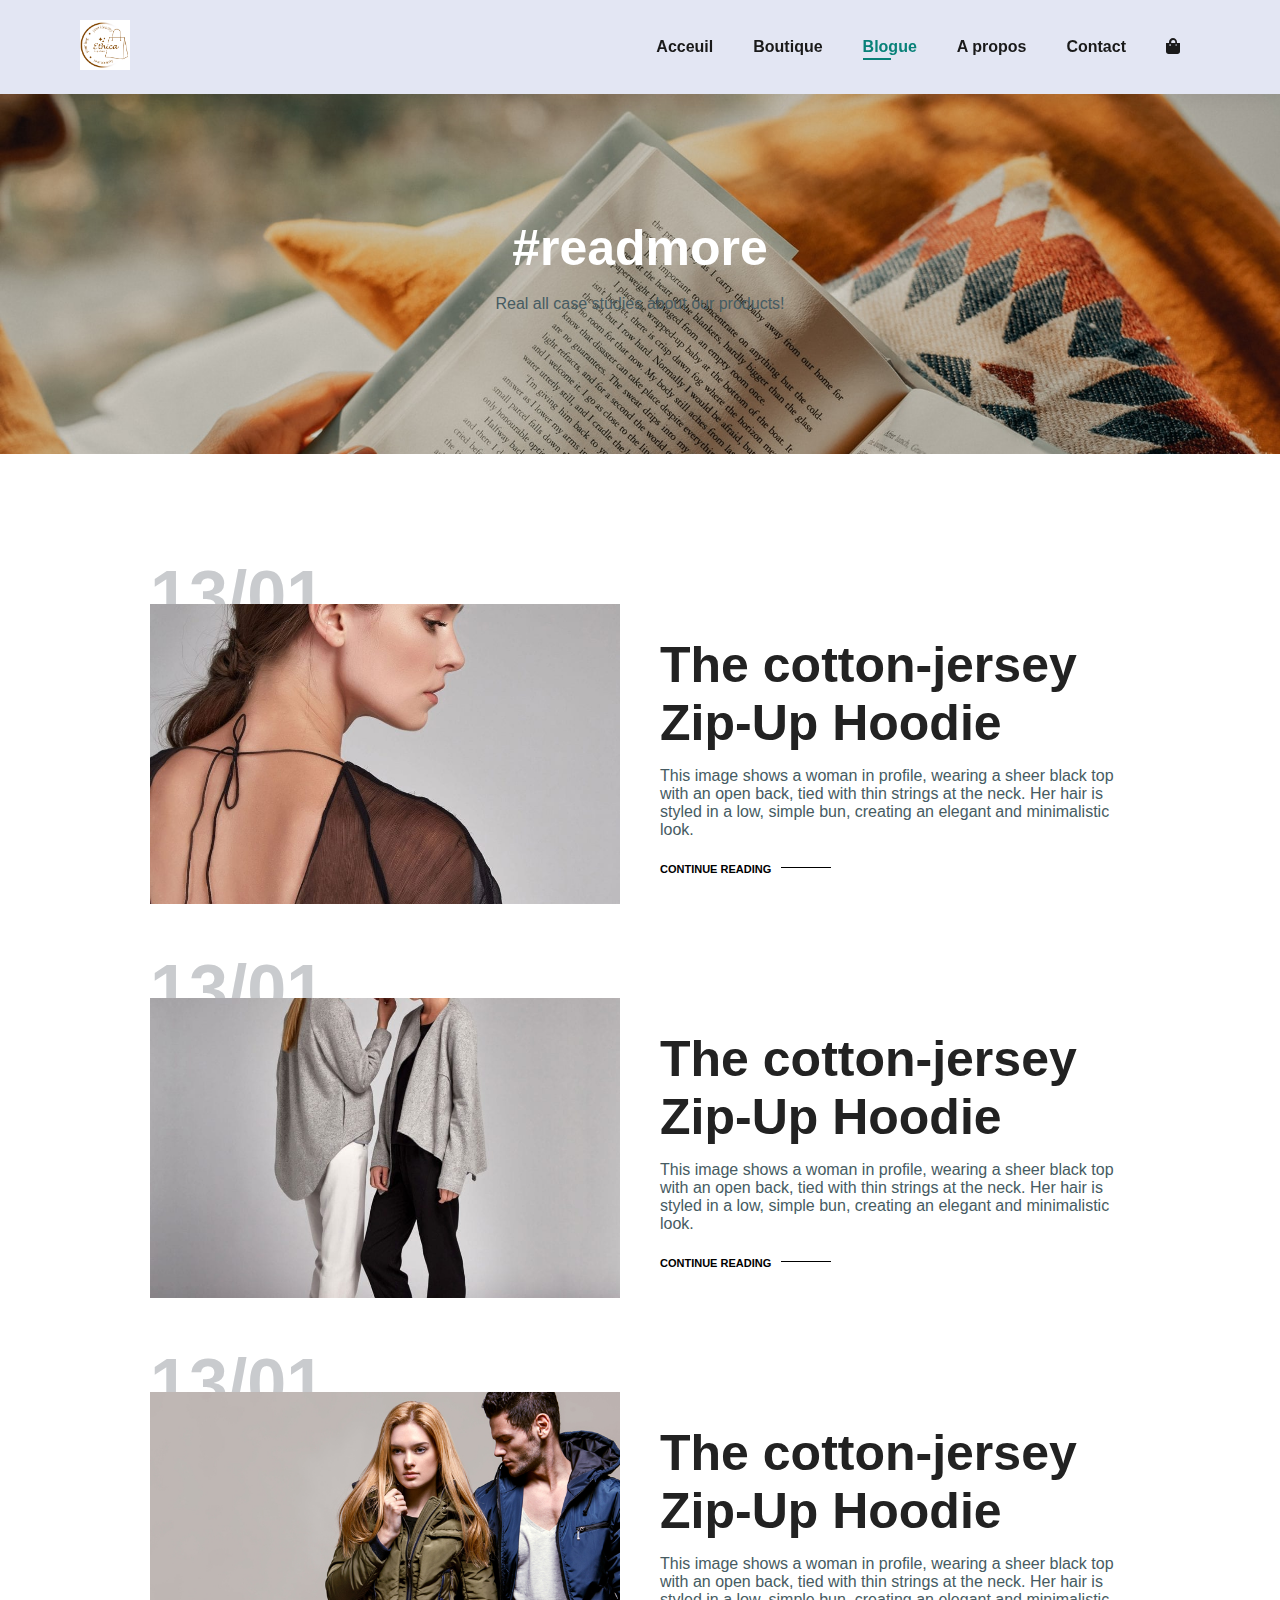
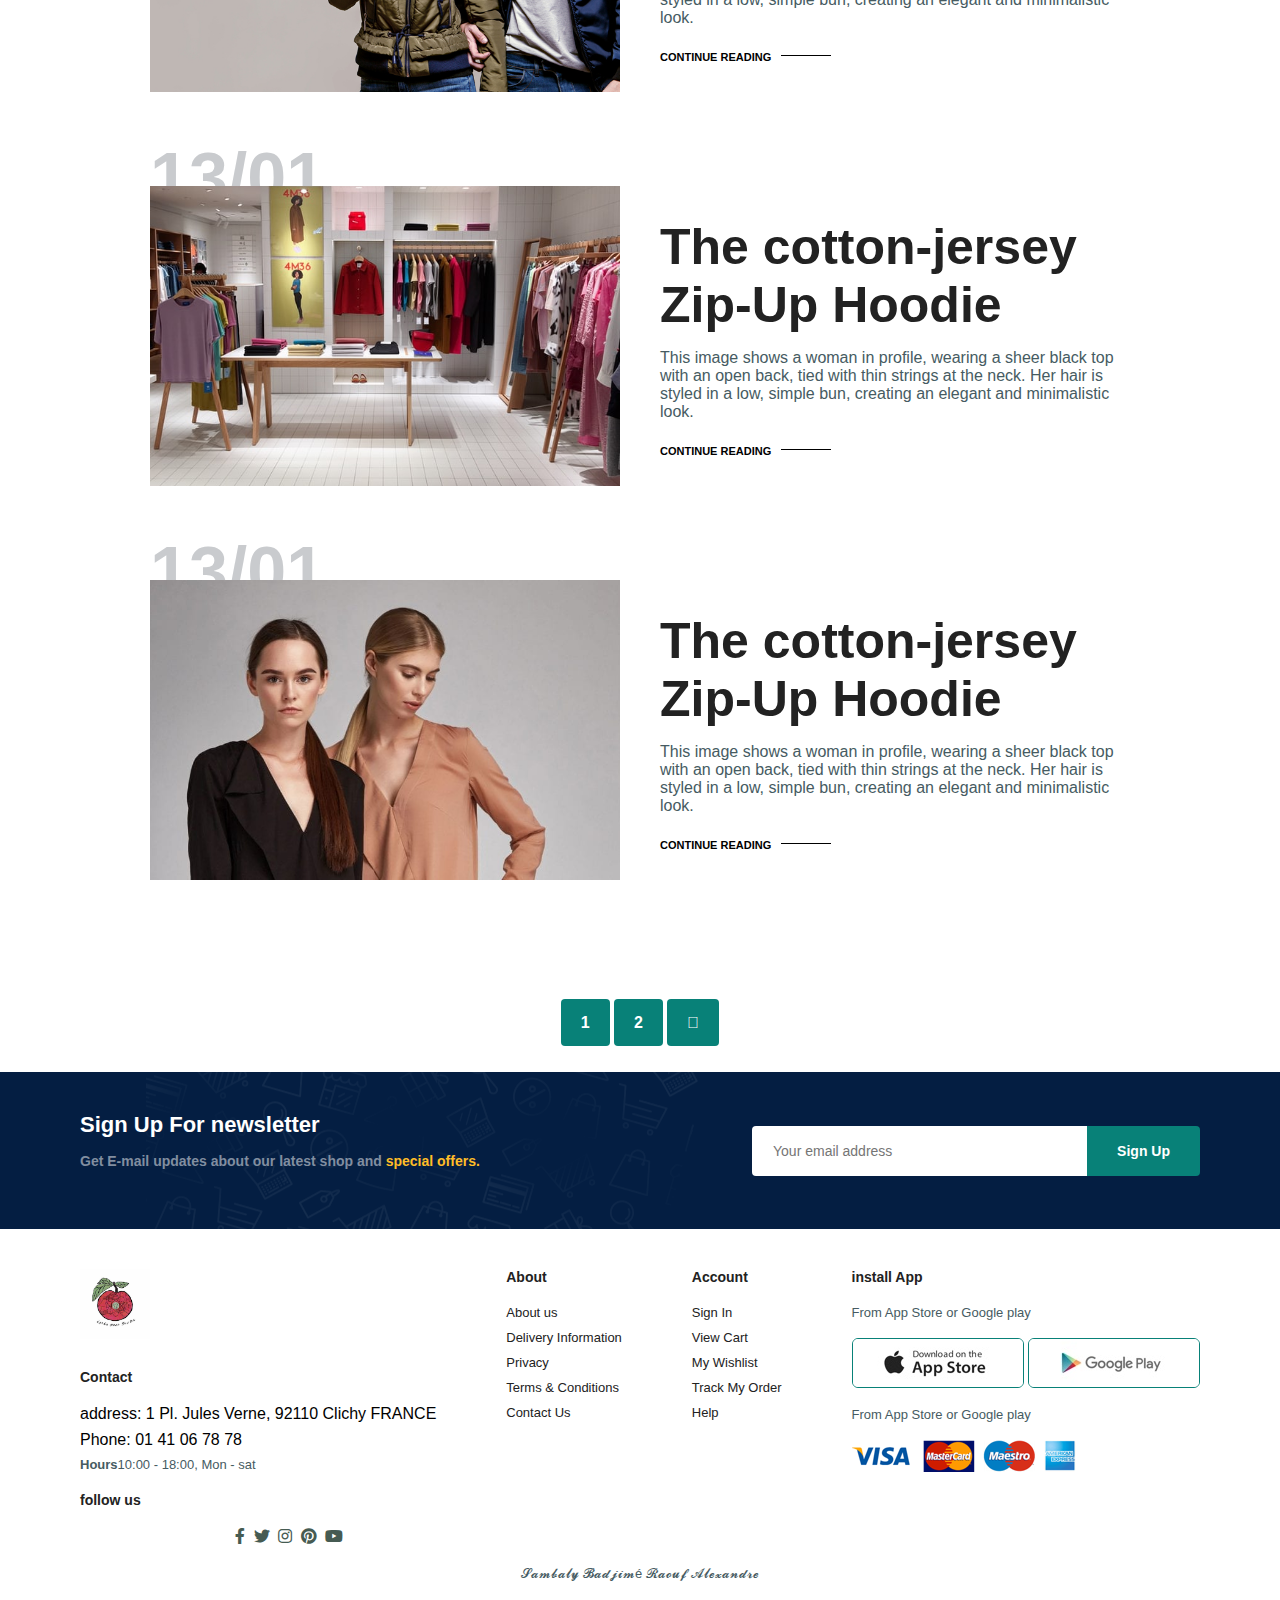
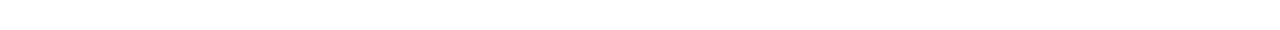
<file: Blog.html>
<!DOCTYPE html>
<html lang="fr">
<head>
    <meta charset="UTF-8">
    <meta name="viewport" content="width=device-width, initial-scale=1.0">
    <title>Document</title>
    <link rel="stylesheet" href="https://pro.fontawesome.com/releases/v5.10.0/css/all.css
    ">
    <link rel="stylesheet" href="style1.css">
</head>
<body>

   <section id="header">
    <a href="#"><img src="LOGO 𝓔𝓽𝓱𝓲𝓬𝓪.png" class="text" alt="𝓔𝓽𝓱𝓲𝓬𝓪"></a>
    <div>
        <ul id="navbar">
            <li><a href="index.html">Acceuil</a></li>
            <li><a href="Shop.html">Boutique</a></li>
            <li><a  class="active" href="Blog.html">Blogue</a></li>
            <li><a href="About.html">A propos</a></li>
            <li><a href="Contact.html">Contact</a></li>
            <li id="lg-bag"><a href="cart.html" aria-label="Panier"><i class="fas fa-shopping-bag"></i></a></li>
            <a href="#" id="close"><i class="far fa-times"></i></a>
        </ul>
    </div>
    <div id="mobile">
       <a href="cart.html" aria-label="Panier"><i class="fas fa-shopping-bag"></i></a>
        <i id="bar" class="fas fa-outdent"></i>
    </div>
   </section>
    

   <section id="page-header" class="blog-header">
   
    <h2>#readmore</h2>
    
    <p>Real all case studies about our products!</p>
   </section>

   <section id="blog">
    <div class="blog-box">
        <div class="blog-img">
            <img src="b1 (2).jpg" alt="">
        </div>
        <div class="blog-details">
            <h4>The cotton-jersey Zip-Up Hoodie</h4>
            <p>This image shows a woman in profile, 
                wearing a sheer black top with an open
                 back, tied with thin strings at the neck.
                  Her hair is styled in a low, simple bun, 
                  creating an elegant and minimalistic look.</p>
                  <a href="#">CONTINUE READING</a>
        </div>
        <h1>13/01</h1>
    </div>
    <div class="blog-box">
        <div class="blog-img">
            <img src="4b4.jpg" alt="">
        </div>
        <div class="blog-details">
            <h4>The cotton-jersey Zip-Up Hoodie</h4>
            <p>This image shows a woman in profile, 
                wearing a sheer black top with an open
                 back, tied with thin strings at the neck.
                  Her hair is styled in a low, simple bun, 
                  creating an elegant and minimalistic look.</p>
                  <a href="#">CONTINUE READING</a>
        </div>
        <h1>13/01</h1>
    </div>
    <div class="blog-box">
        <div class="blog-img">
            <img src="b4.jpg" alt="">
        </div>
        <div class="blog-details">
            <h4>The cotton-jersey Zip-Up Hoodie</h4>
            <p>This image shows a woman in profile, 
                wearing a sheer black top with an open
                 back, tied with thin strings at the neck.
                  Her hair is styled in a low, simple bun, 
                  creating an elegant and minimalistic look.</p>
                  <a href="#">CONTINUE READING</a>
        </div>
        <h1>13/01</h1>
    </div>
    <div class="blog-box">
        <div class="blog-img">
            <img src="b3.jpg" alt="">
        </div>
        <div class="blog-details">
            <h4>The cotton-jersey Zip-Up Hoodie</h4>
            <p>This image shows a woman in profile, 
                wearing a sheer black top with an open
                 back, tied with thin strings at the neck.
                  Her hair is styled in a low, simple bun, 
                  creating an elegant and minimalistic look.</p>
                  <a href="#">CONTINUE READING</a>
        </div>
        <h1>13/01</h1>
    </div>
    <div class="blog-box">
        <div class="blog-img">
            <img src="b2 (2).jpg" alt="">
        </div>
        <div class="blog-details">
            <h4>The cotton-jersey Zip-Up Hoodie</h4>
            <p>This image shows a woman in profile, 
                wearing a sheer black top with an open
                 back, tied with thin strings at the neck.
                  Her hair is styled in a low, simple bun, 
                  creating an elegant and minimalistic look.</p>
                  <a href="#">CONTINUE READING</a>
        </div>
        <h1>13/01</h1>
    </div>
   </section>

   <section id="pagination" class="section-p1">
    <a href="#">1</a>
    <a href="#">2</a>
    <a href="#"><i class="fal fa-long-arrow-alt-right"></i></a>
   </section>

   <section id="newsletter" class="section-p1 section-m1">
    <div class="newstext">
        <h4>Sign Up For newsletter</h4>
        <p>Get E-mail updates about our latest shop and <span>special offers.</span> </p>
    </div>
    <div class="form">
        <input type="text" placeholder="Your email address">
        <button class="normal">Sign Up</button>
    </div>
   </section>

    <footer class="section-p1">
        <div class="col">
            <img  class="logo"src="logo du lycée.png" alt="">
            <h4>Contact</h4>
            <p<strong>address: </strong>1 Pl. Jules Verne, 92110 Clichy FRANCE</p>
            <p<strong>Phone: </strong>01 41 06 78 78</p>
         <p><strong>Hours</strong>10:00 - 18:00, Mon - sat</p>
         <div class="follow">
            <h4>follow us</h4>
            <div class="icon">
                <i class="fab fa-facebook-f"></i>
                <i class="fab fa-twitter"></i>
                <i class="fab fa-instagram"></i>
                <i class="fab fa-pinterest"></i>
                <i class="fab fa-youtube"></i>
             </div>
         </div>
        </div>

       <div class="col">
        <h4>About</h4>
        <a href="#">About us</a>
        <a href="#">Delivery Information</a>
        <a href="#">Privacy</a>
        <a href="#">Terms & Conditions</a>
        <a href="#">Contact Us</a>
       </div> 
       
       <div class="col">
        <h4>Account</h4>
        <a href="#">Sign In</a>
        <a href="#">View Cart</a>
        <a href="#">My Wishlist</a>
        <a href="#">Track My Order</a>
        <a href="#">Help</a>
       </div> 

       <div class="col install">
        <h4>install App</h4>
        <p>From App Store or Google play</p>
        <div class="row">
            <img src="app.jpg" alt="">
            <img src="play.jpg" alt="">
        </div>
        <p>From App Store or Google play</p>
        <img src="pay.png" alt="">
       </div>

       <div class="copyright">
            <p>𝓢𝓪𝓶𝓫𝓪𝓵𝔂 𝓑𝓪𝓭𝓳𝓲𝓶é 𝓡𝓪𝓸𝓾𝓯 𝓐𝓵𝓮𝔁𝓪𝓷𝓭𝓻𝓮</p>
       </div>

    </footer>
    <script src="style.js"></script>
</body>
</html>
</file>
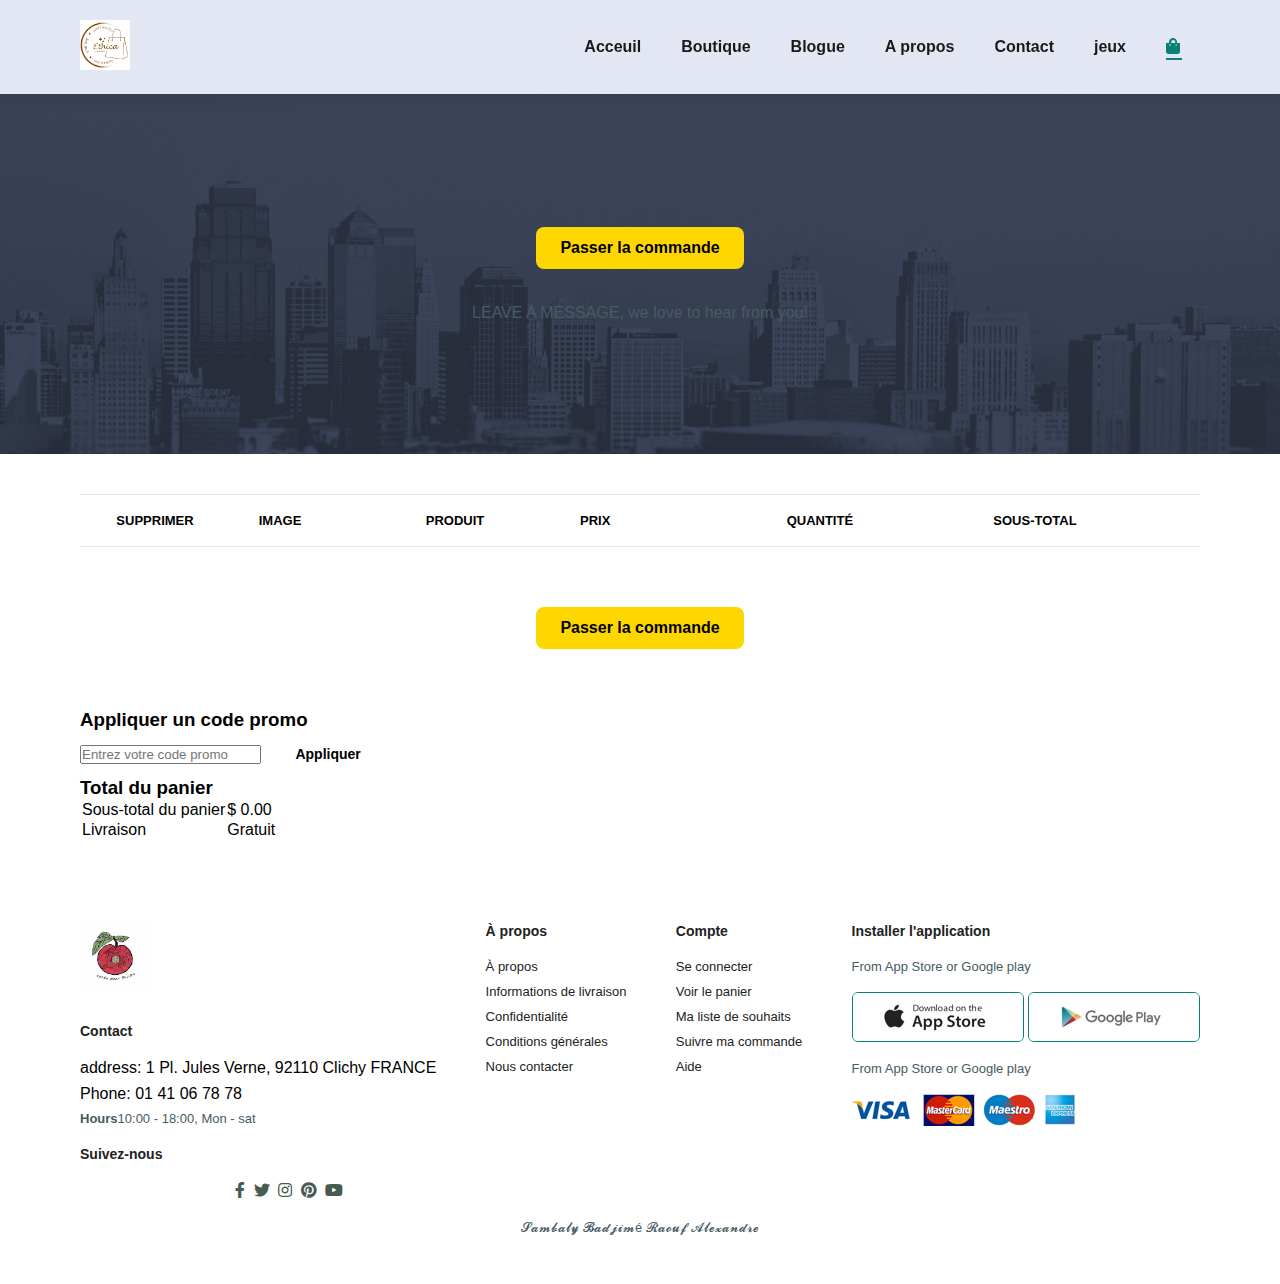
<file: cart.html>
<!DOCTYPE html>
<html lang="fr">
<head>
    <meta charset="UTF-8">
    <meta name="viewport" content="width=device-width, initial-scale=1.0">
    <title>Document</title>
    <link rel="stylesheet" href="https://pro.fontawesome.com/releases/v5.10.0/css/all.css
    ">
    <link rel="stylesheet" href="style1.css">
</head>
<body>

   <section id="header">
    <a href="#"><img src="LOGO 𝓔𝓽𝓱𝓲𝓬𝓪.png" class="text" alt="𝓔𝓽𝓱𝓲𝓬𝓪"></a>
    <div>
        <ul id="navbar">
            <li><a href="index.html">Acceuil</a></li>
            <li><a href="Shop.html">Boutique</a></li>
            <li><a href="Blog.html">Blogue</a></li>
            <li><a href="About.html">A propos</a></li>
            <li><a  href="Contact.html">Contact</a></li>
            <li><a  href="Game.html">jeux</a></li>
            <li id="lg-bag"><a class="active"cart.html" aria-label="Panier">
    <i class="fas fa-shopping-bag" id="cart-icon" data-quantity="0"></i>
    <span id="cart-count" class="cart-count">0</span>
  </a>
</li>

        </ul>
    </div>
    <div id="mobile">
       <a href="cart.html" aria-label="Panier"><i class="fas fa-shopping-bag"></i></a>
        <i id="bar" class="fas fa-bars"></i>
    </div>
   </section>
    

   <section id="page-header" class="about-header">
   
    <h3><button class="mon-bouton" onclick="window.location.href='page-paiement.html'">Passer la commande</button>
</h3>
    
    <p>LEAVE A MESSAGE, we love to hear from you!</p>
   </section>

   <section id="cart" class="section-p1">
    <table width="100%">
        <thead>
            <tr>
                <td>Supprimer</td>
                <td>Image</td>
                <td>Produit</td>
                <td>Prix</td>
                <td>Quantité</td>
                <td>Sous-total</td>
            </tr>
        </thead>
        
    </table>
   </section>

      <h3><button class="mon-bouton" onclick="window.location.href='page-paiement.html'">Passer la commande</button>
</h3>
    

   <section id="cart-add" class="section-p1">
    <div id="coupon">
        <h3>Appliquer un code promo</h3>
        <div>
            <input type="text" placeholder="Entrez votre code promo">
            <button class="normal">Appliquer</button>
        </div>
    </div>
    <div id="Subtotal">
        <h3>Total du panier</h3>
        <table>
            <tr>
                <td>Sous-total du panier</td>
                <td><h3>$ 335</h3></td>
            </tr>
            <tr>
                <td>Livraison</td>
                <td>Gratuit</td>
            </tr>
            <tr>
                <td></td>
            </tr>
        </table>
    </div>
   </section>

    <footer class="section-p1">
        <div class="col">
            <img  class="logo"src="logo du lycée.png" alt="">
            <h4>Contact</h4>
            <p<strong>address: </strong>1 Pl. Jules Verne, 92110 Clichy FRANCE</p>
            <p<strong>Phone: </strong>01 41 06 78 78</p>
         <p><strong>Hours</strong>10:00 - 18:00, Mon - sat</p>
         <div class="follow">
            <h4>Suivez-nous</h4>
            <div class="icon">
                <i class="fab fa-facebook-f"></i>
                <i class="fab fa-twitter"></i>
                <i class="fab fa-instagram"></i>
                <i class="fab fa-pinterest"></i>
                <i class="fab fa-youtube"></i>
             </div>
         </div>
        </div>

       <div class="col">
        <h4>À propos</h4>
        <a href="#">À propos</a>
        <a href="#">Informations de livraison</a>
        <a href="#">Confidentialité</a>
        <a href="#">Conditions générales</a>
        <a href="#">Nous contacter</a>
       </div> 
       
       <div class="col">
        <h4>Compte</h4>
        <a href="#">Se connecter</a>
        <a href="#">Voir le panier</a>
        <a href="#">Ma liste de souhaits</a>
        <a href="#">Suivre ma commande</a>
        <a href="#">Aide</a>
       </div> 

       <div class="col install">
        <h4>Installer l'application</h4>
        <p>From App Store or Google play</p>
        <div class="row">
            <img src="app.jpg" alt="">
            <img src="play.jpg" alt="">
        </div>
        <p>From App Store or Google play</p>
        <img src="pay.png" alt="">
       </div>

       <div class="copyright">
            <p>𝓢𝓪𝓶𝓫𝓪𝓵𝔂 𝓑𝓪𝓭𝓳𝓲𝓶é 𝓡𝓪𝓸𝓾𝓯 𝓐𝓵𝓮𝔁𝓪𝓷𝓭𝓻𝓮</p>
       </div>

    </footer>
    <script src="style.js"></script>
</body>
</html>
</file>
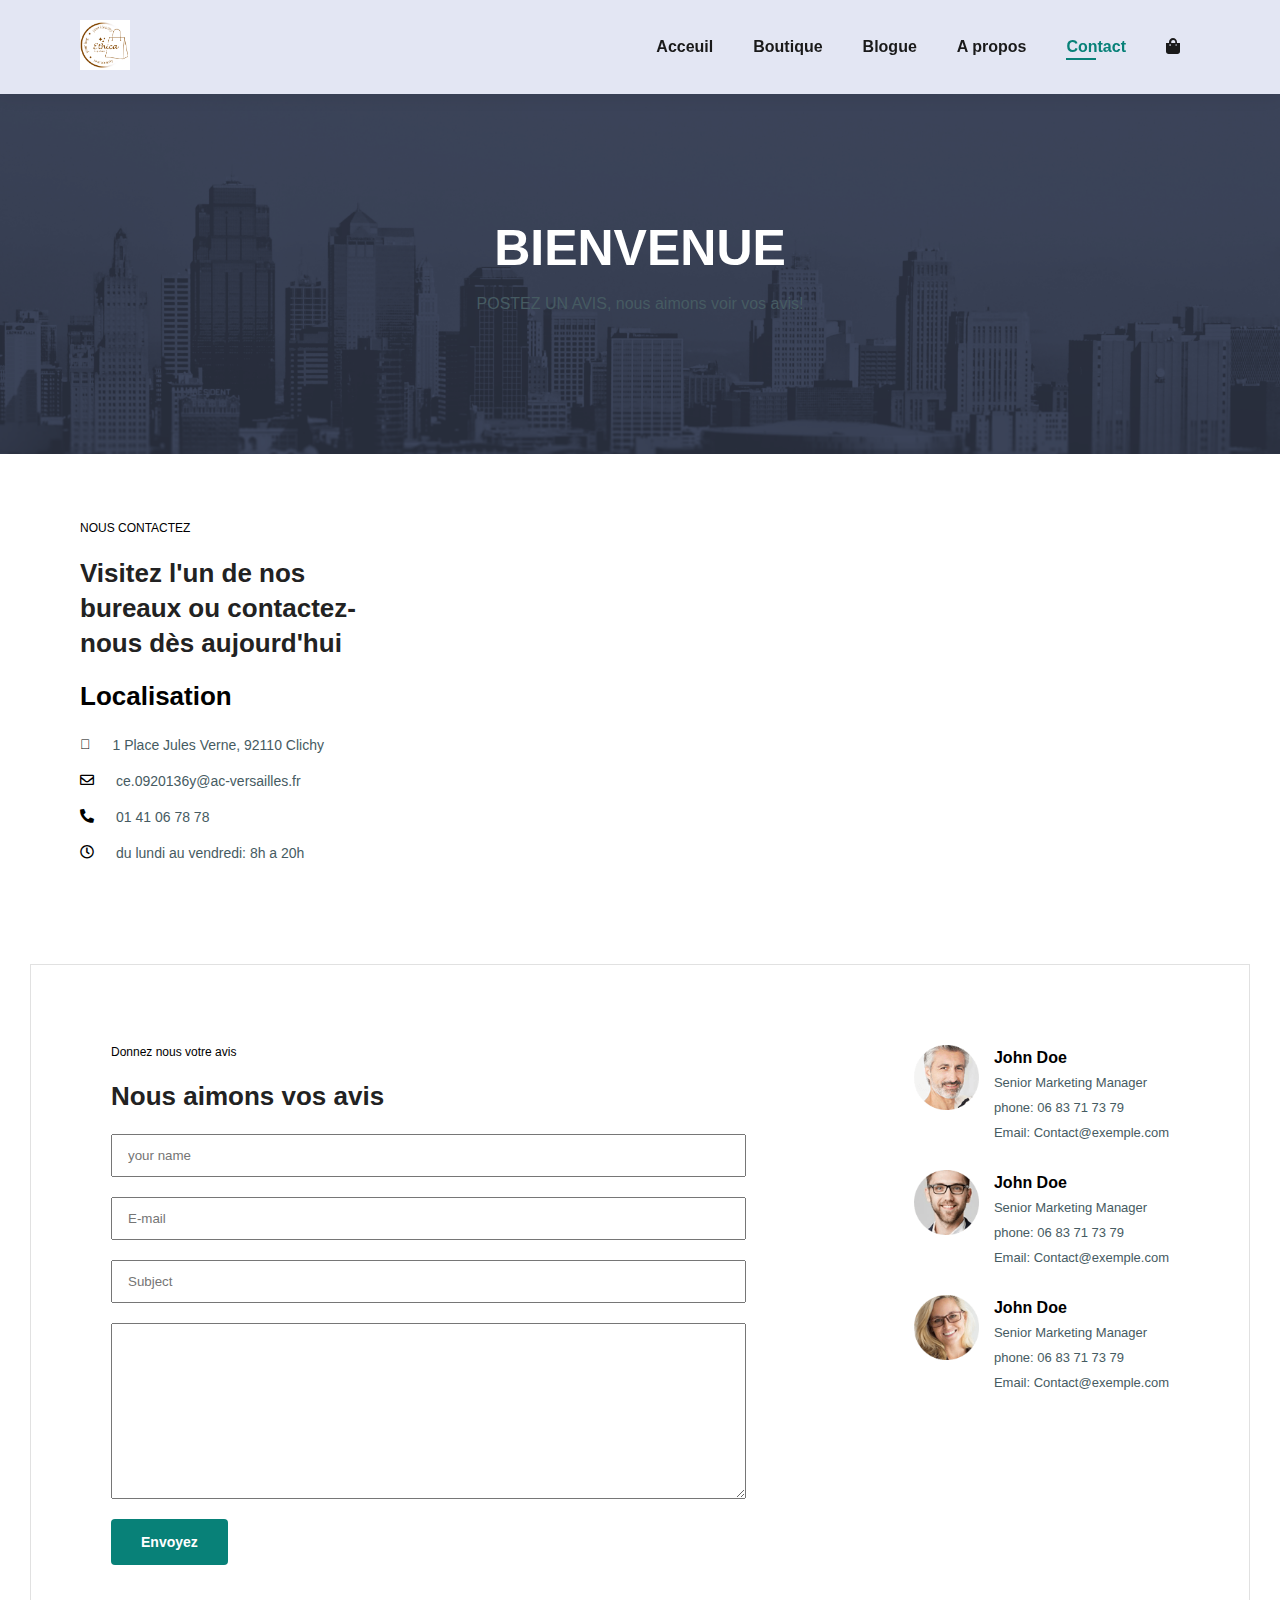
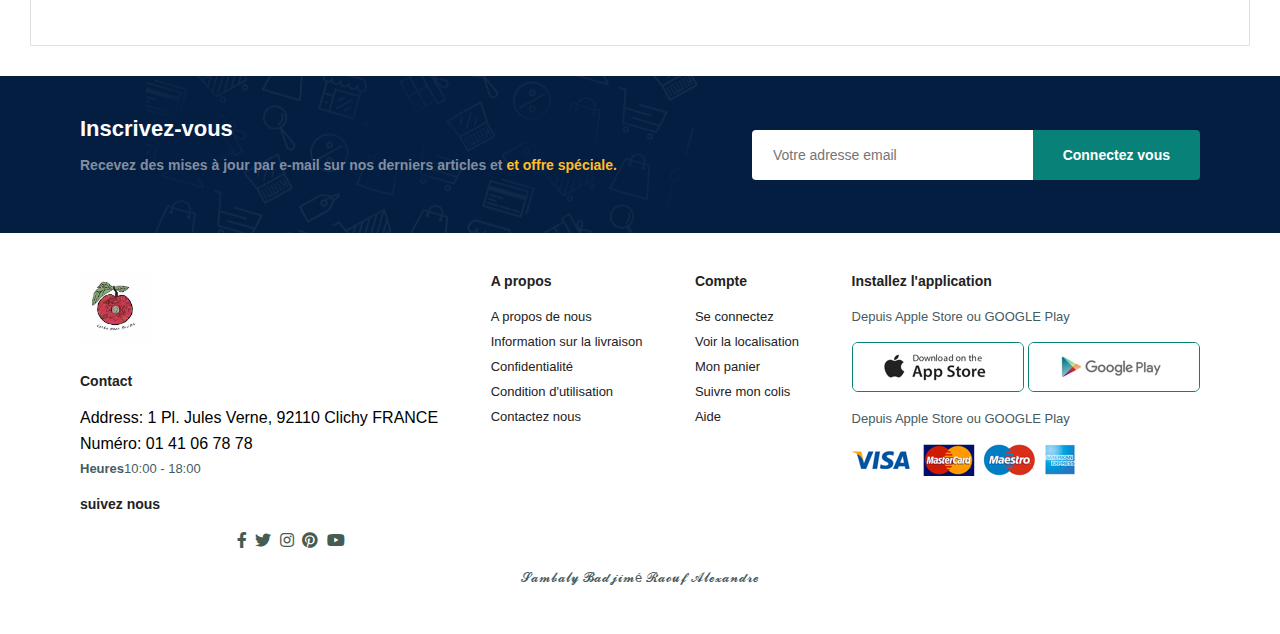
<file: Contact.html>
<!DOCTYPE html>
<html lang="fr">
<head>
    <meta charset="UTF-8">
    <meta name="viewport" content="width=device-width, initial-scale=1.0">
    <title>Document</title>
    <link rel="stylesheet" href="https://pro.fontawesome.com/releases/v5.10.0/css/all.css
    ">
    <link rel="stylesheet" href="style1.css">
</head>
<body>

   <section id="header">
    <a href="#"><img src="LOGO 𝓔𝓽𝓱𝓲𝓬𝓪.png" class="text" alt="𝓔𝓽𝓱𝓲𝓬𝓪"></a>
    <div>
        <ul id="navbar">
            <li><a href="index.html">Acceuil</a></li>
            <li><a href="Shop.html">Boutique</a></li>
            <li><a href="Blog.html">Blogue</a></li>
            <li><a href="About.html">A propos</a></li>
            <li><a  class="active" href="Contact.html">Contact</a></li>
            <li id="lg-bag"><a href="cart.html" aria-label="Panier"><i class="fas fa-shopping-bag"></i></a></li>
            <a href="#" id="close"><i class="far fa-times"></i></a>
        </ul>
    </div>
    <div id="mobile">
       <a href="cart.html" aria-label="Panier"><i class="fas fa-shopping-bag"></i></a>
        <i id="bar" class="fas fa-bars"></i>
    </div>
   </section>
    

   <section id="page-header" class="about-header">
   
    <h2>BIENVENUE</h2>
    
    <p>POSTEZ UN AVIS, nous aimons voir vos avis!</p>
   </section>

<section id="Contact-details" class="section-p1">
    <div class="details">
        <span>NOUS CONTACTEZ</span>
        <h2>Visitez l'un de nos bureaux ou contactez-nous dès aujourd'hui</h2>
        <h3>Localisation</h3>
        <div>
            <li>
                <i class="fal fa-map"></i>
                <p>1 Place Jules Verne, 92110 Clichy</p>
            </li>
            <li>
                <i class="far fa-envelope"></i>
                <p>ce.0920136y@ac-versailles.fr</p>
            </li>
            <li>
                <i class="fas fa-phone-alt"></i>
                <p>01 41 06 78 78</p>
            </li>
            <li>
                <i class="far fa-clock"></i>
                <p>du lundi au vendredi: 8h a 20h</p>
            </li>
        </div>
    </div>
    <div class="map">
        <iframe src="https://www.google.com/maps/embed?pb=!1m18!1m12!1m3!1d2622.3280273279165!2d2.304285275315766!3d48.90914227133909!2m3!1f0!2f0!3f0!3m2!1i1024!2i768!4f13.1!3m3!1m2!1s0x47e66f125a3f913f%3A0x82be9b02c49512c!2sLyc%C3%A9e%20Newton!5e0!3m2!1sfr!2sfr!4v1745320911205!5m2!1sfr!2sfr" width="600" height="450" style="border:0;" allowfullscreen="" loading="lazy" referrerpolicy="no-referrer-when-downgrade"></iframe>
    </div>
</section>
   
<section id="form-details">
    <form action="">
        <span>Donnez nous votre avis</span>
        <h2>Nous aimons vos avis</h2>
        <input type="text" placeholder="your name">
        <input type="text" placeholder="E-mail">
        <input type="text" placeholder="Subject">
        <textarea name="" id="" cols="30" rows="10" placeholder="Your MESSAGE">
        </textarea>
        <button class="normal">Envoyez</button>
    </form>
    <div class="people">
        <div>
            <img src="1.png" alt="">
            <p><span>John Doe</span> Senior Marketing Manager <br> phone: 06 83 71 73 79
            <br>Email: Contact@exemple.com</p>
        </div>
        <div>
            <img src="2.png" alt="">
            <p><span>John Doe</span> Senior Marketing Manager <br> phone: 06 83 71 73 79
            <br>Email: Contact@exemple.com</p>
        </div>
        <div>
            <img src="3.png" alt="">
            <p><span>John Doe</span> Senior Marketing Manager <br> phone: 06 83 71 73 79
            <br>Email: Contact@exemple.com</p>
        </div>
    </div>
</section>

   <section id="newsletter" class="section-p1 section-m1">
    <div class="newstext">
        <h4>Inscrivez-vous</h4>
        <p>Recevez des mises à jour par e-mail sur nos derniers articles et <span>et offre spéciale.</span> </p>
    </div>
    <div class="form">
        <input type="text" placeholder="Votre adresse email">
        <button class="normal">Connectez vous</button>
    </div>
   </section>

    <footer class="section-p1">
        <div class="col">
            <img  class="logo"src="logo du lycée.png" alt="">
            <h4>Contact</h4>
            <p<strong>Address: </strong>1 Pl. Jules Verne, 92110 Clichy FRANCE</p>
            <p<strong>Numéro: </strong>01 41 06 78 78</p>
         <p><strong>Heures</strong>10:00 - 18:00</p>
         <div class="follow">
            <h4>suivez nous</h4>
            <div class="icon">
                <i class="fab fa-facebook-f"></i>
                <i class="fab fa-twitter"></i>
                <i class="fab fa-instagram"></i>
                <i class="fab fa-pinterest"></i>
                <i class="fab fa-youtube"></i>
             </div>
         </div>
        </div>

       <div class="col">
        <h4>A propos</h4>
        <a href="#">A propos de nous</a>
        <a href="#">Information sur la livraison</a>
        <a href="#">Confidentialité </a>
        <a href="#">Condition d'utilisation</a>
        <a href="#">Contactez nous</a>
       </div> 
       
       <div class="col">
        <h4>Compte</h4>
        <a href="#">Se connectez</a>
        <a href="#">Voir la localisation</a>
        <a href="#">Mon panier</a>
        <a href="#">Suivre mon colis</a>
        <a href="#">Aide</a>
       </div> 

       <div class="col install">
        <h4>Installez l'application</h4>
        <p>Depuis Apple Store ou GOOGLE Play</p>
        <div class="row">
            <img src="app.jpg" alt="">
            <img src="play.jpg" alt="">
        </div>
        <p>Depuis Apple Store ou GOOGLE Play</p>
        <img src="pay.png" alt="">
       </div>

       <div class="copyright">
            <p>𝓢𝓪𝓶𝓫𝓪𝓵𝔂 𝓑𝓪𝓭𝓳𝓲𝓶é 𝓡𝓪𝓸𝓾𝓯 𝓐𝓵𝓮𝔁𝓪𝓷𝓭𝓻𝓮</p>
       </div>

    </footer>
    <script src="style.js"></script>
</body>
</html>
</file>
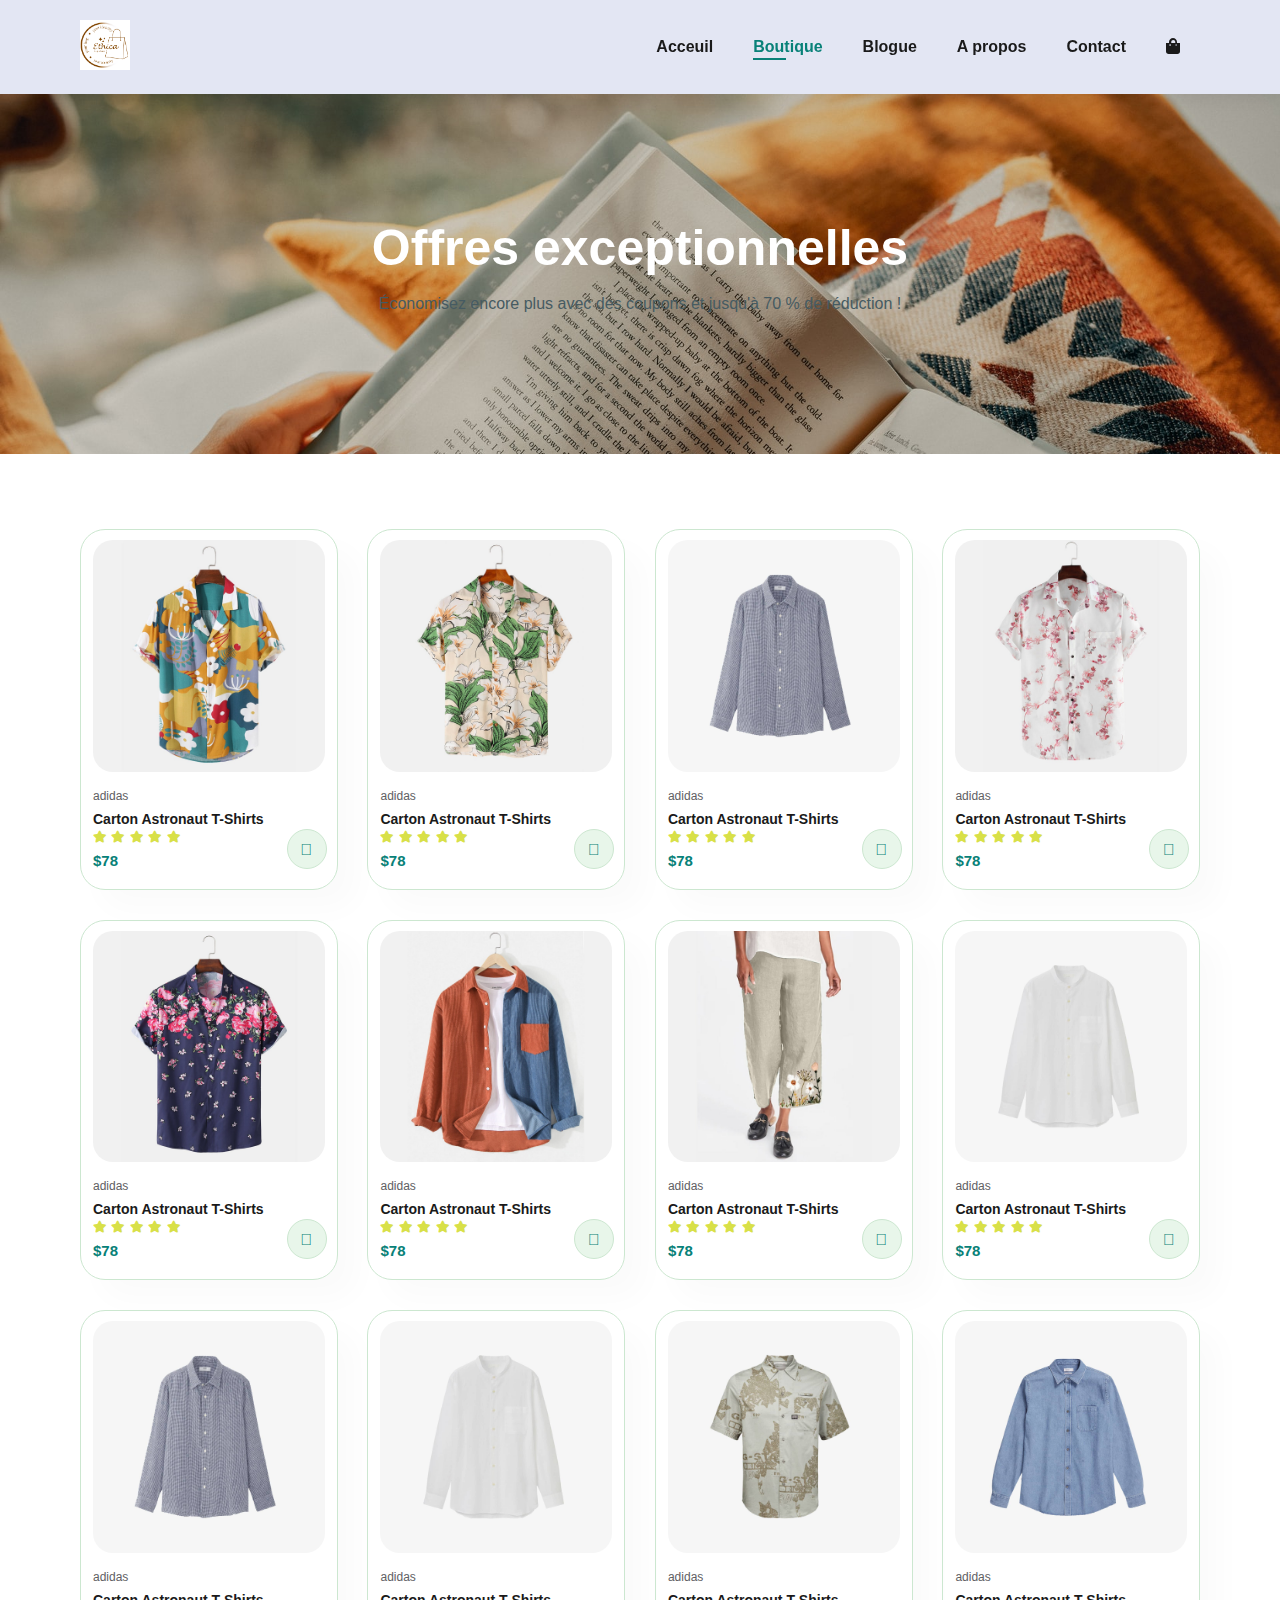
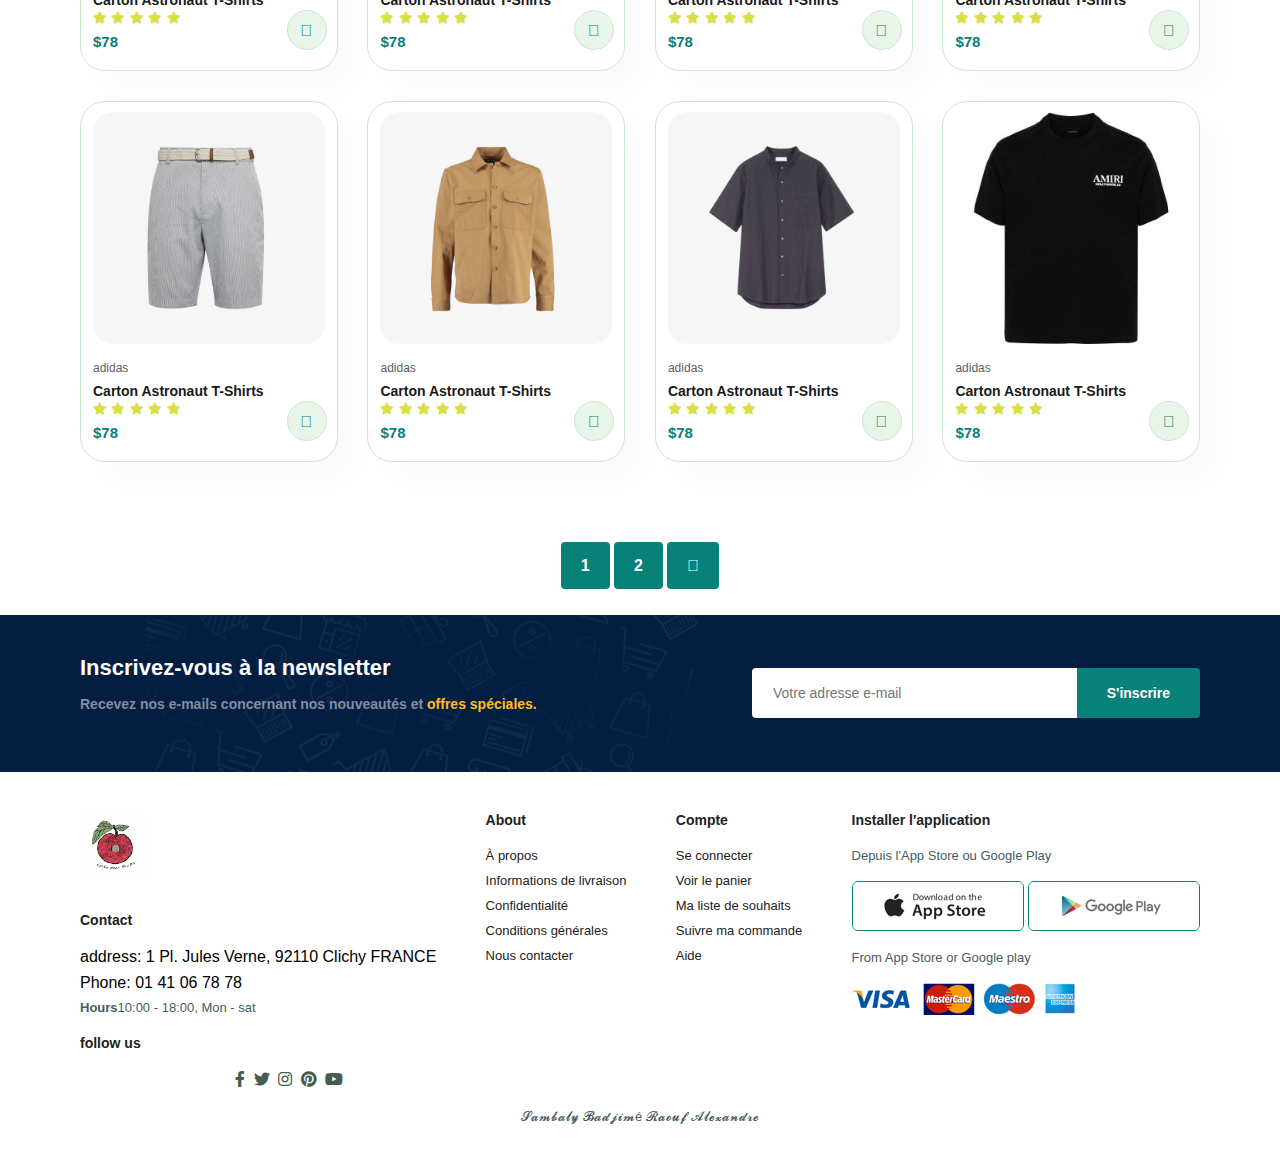
<file: essaishop.html>
<!DOCTYPE html>
<html lang="fr">
<head>
    <meta charset="UTF-8">
    <meta name="viewport" content="width=device-width, initial-scale=1.0">
    <title>Document</title>
    <link rel="stylesheet" href="https://pro.fontawesome.com/releases/v5.10.0/css/all.css
    ">
    <link rel="stylesheet" href="style1.css">
</head>
<body>

   <section id="header">
    <a href="#"><img src="LOGO 𝓔𝓽𝓱𝓲𝓬𝓪.png" class="text" alt="𝓔𝓽𝓱𝓲𝓬𝓪"></a>
    <div>
        <ul id="navbar">
            <li><a href="index.html">Acceuil</a></li>
            <li><a class="active" href="Shop.html">Boutique</a></li>
            <li><a href="Blog.html">Blogue</a></li>
            <li><a href="About.html">A propos</a></li>
            <li><a href="Contact.html">Contact</a></li>
            <li id="lg-bag"><a href="cart.html" aria-label="Panier"><i class="fas fa-shopping-bag" id="cart-icon" data-quantity="0"></i></a></li>
            <a href="#" id="close"><i class="far fa-times"></i></a>
        </ul>
    </div>
    <div id="mobile">
       <a href="cart.html" aria-label="Panier"><i class="fas fa-shopping-bag"></i></a>
       <i class='bx bx-trash-alt cart-remove' ></i>
    </div>
   </section>
    

   <section id="page-header">
   
    <h2>Offres exceptionnelles</h2>
    
    <p>Économisez encore plus avec des coupons et jusqu'à 70 % de réduction !</p>
   </section>



   <section id="product1" class="section-p1">
    <div class="pro-container">
        <div class="pro" onclick="window.location.href='sproduct.html';">
            <img src="f1.jpg" alt="">
            <div class="des">
                <span>adidas</span>
                <h5>Carton Astronaut T-Shirts</h5>
                <div class="star">
                    <i class="fas fa-star"></i>
                    <i class="fas fa-star"></i>
                    <i class="fas fa-star"></i>
                    <i class="fas fa-star"></i>
                    <i class="fas fa-star"></i>
                </div>
                <h4>$78</h4>
            </div>
            <a href="#"><i class="fal fa-shopping-cart cart"></i></a>
        </div>
        <div class="pro">
            <img src="f2.jpg" alt="">
            <div class="des">
                <span>adidas</span>
                <h5>Carton Astronaut T-Shirts</h5>
                <div class="star">
                    <i class="fas fa-star"></i>
                    <i class="fas fa-star"></i>
                    <i class="fas fa-star"></i>
                    <i class="fas fa-star"></i>
                    <i class="fas fa-star"></i>
                </div>
                <h4>$78</h4>
            </div>
            <a href="#"><i class="fal fa-shopping-cart cart"></i></a>
        </div>
        <div class="pro">
            <img src="n2.jpg" alt="">
            <div class="des">
                <span>adidas</span>
                <h5>Carton Astronaut T-Shirts</h5>
                <div class="star">
                    <i class="fas fa-star"></i>
                    <i class="fas fa-star"></i>
                    <i class="fas fa-star"></i>
                    <i class="fas fa-star"></i>
                    <i class="fas fa-star"></i>
                </div>
                <h4>$78</h4>
            </div>
            <a href="#"><i class="fal fa-shopping-cart cart"></i></a>
        </div>
        <div class="pro">
            <img src="f4.jpg" alt="">
            <div class="des">
                <span>adidas</span>
                <h5>Carton Astronaut T-Shirts</h5>
                <div class="star">
                    <i class="fas fa-star"></i>
                    <i class="fas fa-star"></i>
                    <i class="fas fa-star"></i>
                    <i class="fas fa-star"></i>
                    <i class="fas fa-star"></i>
                </div>
                <h4>$78</h4>
            </div>
            <a href="#"><i class="fal fa-shopping-cart cart"></i></a>
        </div>
        <div class="pro">
            <img src="f5.jpg" alt="">
            <div class="des">
                <span>adidas</span>
                <h5>Carton Astronaut T-Shirts</h5>
                <div class="star">
                    <i class="fas fa-star"></i>
                    <i class="fas fa-star"></i>
                    <i class="fas fa-star"></i>
                    <i class="fas fa-star"></i>
                    <i class="fas fa-star"></i>
                </div>
                <h4>$78</h4>
            </div>
            <a href="#"><i class="fal fa-shopping-cart cart"></i></a>
        </div>
        <div class="pro">
            <img src="f6.jpg" alt="">
            <div class="des">
                <span>adidas</span>
                <h5>Carton Astronaut T-Shirts</h5>
                <div class="star">
                    <i class="fas fa-star"></i>
                    <i class="fas fa-star"></i>
                    <i class="fas fa-star"></i>
                    <i class="fas fa-star"></i>
                    <i class="fas fa-star"></i>
                </div>
                <h4>$78</h4>
            </div>
            <a href="#"><i class="fal fa-shopping-cart cart"></i></a>
        </div>
        <div class="pro">
            <img src="f7.jpg" alt="">
            <div class="des">
                <span>adidas</span>
                <h5>Carton Astronaut T-Shirts</h5>
                <div class="star">
                    <i class="fas fa-star"></i>
                    <i class="fas fa-star"></i>
                    <i class="fas fa-star"></i>
                    <i class="fas fa-star"></i>
                    <i class="fas fa-star"></i>
                </div>
                <h4>$78</h4>
            </div>
            <a href="#"><i class="fal fa-shopping-cart cart"></i></a>
        </div>
        <div class="pro">
            <img src="n3.jpg" alt="">
            <div class="des">
                <span>adidas</span>
                <h5>Carton Astronaut T-Shirts</h5>
                <div class="star">
                    <i class="fas fa-star"></i>
                    <i class="fas fa-star"></i>
                    <i class="fas fa-star"></i>
                    <i class="fas fa-star"></i>
                    <i class="fas fa-star"></i>
                </div>
                <h4>$78</h4>
            </div>
            <a href="#"><i class="fal fa-shopping-cart cart"></i></a>
        </div>
        
    
        <div class="pro">
            <img src="n2.jpg" alt="">
            <div class="des">
                <span>adidas</span>
                <h5>Carton Astronaut T-Shirts</h5>
                <div class="star">
                    <i class="fas fa-star"></i>
                    <i class="fas fa-star"></i>
                    <i class="fas fa-star"></i>
                    <i class="fas fa-star"></i>
                    <i class="fas fa-star"></i>
                </div>
                <h4>$78</h4>
            </div>
            <a href="#"><i class="fal fa-shopping-cart cart"></i></a>
        </div>
        <div class="pro">
            <img src="n3.jpg" alt="">
            <div class="des">
                <span>adidas</span>
                <h5>Carton Astronaut T-Shirts</h5>
                <div class="star">
                    <i class="fas fa-star"></i>
                    <i class="fas fa-star"></i>
                    <i class="fas fa-star"></i>
                    <i class="fas fa-star"></i>
                    <i class="fas fa-star"></i>
                </div>
                <h4>$78</h4>
            </div>
            <a href="#"><i class="fal fa-shopping-cart cart"></i></a>
        </div>
        <div class="pro">
            <img src="n4.jpg" alt="">
            <div class="des">
                <span>adidas</span>
                <h5>Carton Astronaut T-Shirts</h5>
                <div class="star">
                    <i class="fas fa-star"></i>
                    <i class="fas fa-star"></i>
                    <i class="fas fa-star"></i>
                    <i class="fas fa-star"></i>
                    <i class="fas fa-star"></i>
                </div>
                <h4>$78</h4>
            </div>
            <a href="#"><i class="fal fa-shopping-cart cart"></i></a>
        </div>
        <div class="pro">
            <img src="n5.jpg" alt="">
            <div class="des">
                <span>adidas</span>
                <h5>Carton Astronaut T-Shirts</h5>
                <div class="star">
                    <i class="fas fa-star"></i>
                    <i class="fas fa-star"></i>
                    <i class="fas fa-star"></i>
                    <i class="fas fa-star"></i>
                    <i class="fas fa-star"></i>
                </div>
                <h4>$78</h4>
            </div>
            <a href="#"><i class="fal fa-shopping-cart cart"></i></a>
        </div>
        <div class="pro">
            <img src="n6.jpg" alt="">
            <div class="des">
                <span>adidas</span>
                <h5>Carton Astronaut T-Shirts</h5>
                <div class="star">
                    <i class="fas fa-star"></i>
                    <i class="fas fa-star"></i>
                    <i class="fas fa-star"></i>
                    <i class="fas fa-star"></i>
                    <i class="fas fa-star"></i>
                </div>
                <h4>$78</h4>
            </div>
            <a href="#"><i class="fal fa-shopping-cart cart"></i></a>
        </div>
        <div class="pro">
            <img src="n7.jpg" alt="">
            <div class="des">
                <span>adidas</span>
                <h5>Carton Astronaut T-Shirts</h5>
                <div class="star">
                    <i class="fas fa-star"></i>
                    <i class="fas fa-star"></i>
                    <i class="fas fa-star"></i>
                    <i class="fas fa-star"></i>
                    <i class="fas fa-star"></i>
                </div>
                <h4>$78</h4>
            </div>
            <a href="#"><i class="fal fa-shopping-cart cart"></i></a>
        </div>
        <div class="pro">
            <img src="n8.jpg" alt="">
            <div class="des">
                <span>adidas</span>
                <h5>Carton Astronaut T-Shirts</h5>
                <div class="star">
                    <i class="fas fa-star"></i>
                    <i class="fas fa-star"></i>
                    <i class="fas fa-star"></i>
                    <i class="fas fa-star"></i>
                    <i class="fas fa-star"></i>
                </div>
                <h4>$78</h4>
            </div>
            <a href="#"><i class="fal fa-shopping-cart cart"></i></a>
        </div>
        <div class="pro">
            <img src="n9.jpg" alt="">
            <div class="des">
                <span>adidas</span>
                <h5>Carton Astronaut T-Shirts</h5>
                <div class="star">
                    <i class="fas fa-star"></i>
                    <i class="fas fa-star"></i>
                    <i class="fas fa-star"></i>
                    <i class="fas fa-star"></i>
                    <i class="fas fa-star"></i>
                </div>
                <h4>$78</h4>
            </div>
            <a href="#"><i class="fal fa-shopping-cart cart"></i></a>
        </div>
        
    </div>
   </section>

   <section id="pagination" class="section-p1">
    <a href="#">1</a>
    <a href="#">2</a>
    <a href="#"><i class="fal fa-long-arrow-alt-right"></i></a>
   </section>

   <section id="newsletter" class="section-p1 section-m1">
    <div class="newstext">
        <h4>Inscrivez-vous à la newsletter</h4>
        <p>Recevez nos e-mails concernant nos nouveautés et <span>offres spéciales.</span> </p>
    </div>
    <div class="form">
        <input type="text" placeholder="Votre adresse e-mail">
        <button class="normal">S'inscrire</button>
    </div>
   </section>

    <footer class="section-p1">
        <div class="col">
            <img  class="logo"src="logo du lycée.png" alt="">
            <h4>Contact</h4>
            <p<strong>address: </strong>1 Pl. Jules Verne, 92110 Clichy FRANCE</p>
            <p<strong>Phone: </strong>01 41 06 78 78</p>
         <p><strong>Hours</strong>10:00 - 18:00, Mon - sat</p>
         <div class="follow">
            <h4>follow us</h4>
            <div class="icon">
                <i class="fab fa-facebook-f"></i>
                <i class="fab fa-twitter"></i>
                <i class="fab fa-instagram"></i>
                <i class="fab fa-pinterest"></i>
                <i class="fab fa-youtube"></i>
             </div>
         </div>
        </div>

       <div class="col">
        <h4>About</h4>
        <a href="#">À propos</a>
        <a href="#">Informations de livraison</a>
        <a href="#">Confidentialité</a>
        <a href="#">Conditions générales</a>
        <a href="#">Nous contacter</a>
       </div> 
       
       <div class="col">
        <h4>Compte</h4>
        <a href="#">Se connecter</a>
        <a href="#">Voir le panier</a>
        <a href="#">Ma liste de souhaits</a>
        <a href="#">Suivre ma commande</a>
        <a href="#">Aide</a>
       </div> 

       <div class="col install">
        <h4>Installer l'application</h4>
        <p>Depuis l'App Store ou Google Play</p>
        <div class="row">
            <img src="app.jpg" alt="">
            <img src="play.jpg" alt="">
        </div>
        <p>From App Store or Google play</p>
        <img src="pay.png" alt="">
       </div>

       <div class="copyright">
            <p>𝓢𝓪𝓶𝓫𝓪𝓵𝔂 𝓑𝓪𝓭𝓳𝓲𝓶é 𝓡𝓪𝓸𝓾𝓯 𝓐𝓵𝓮𝔁𝓪𝓷𝓭𝓻𝓮</p>
       </div>

    </footer>
    <script src="style.js"></script>
</body>
</html>
</file>
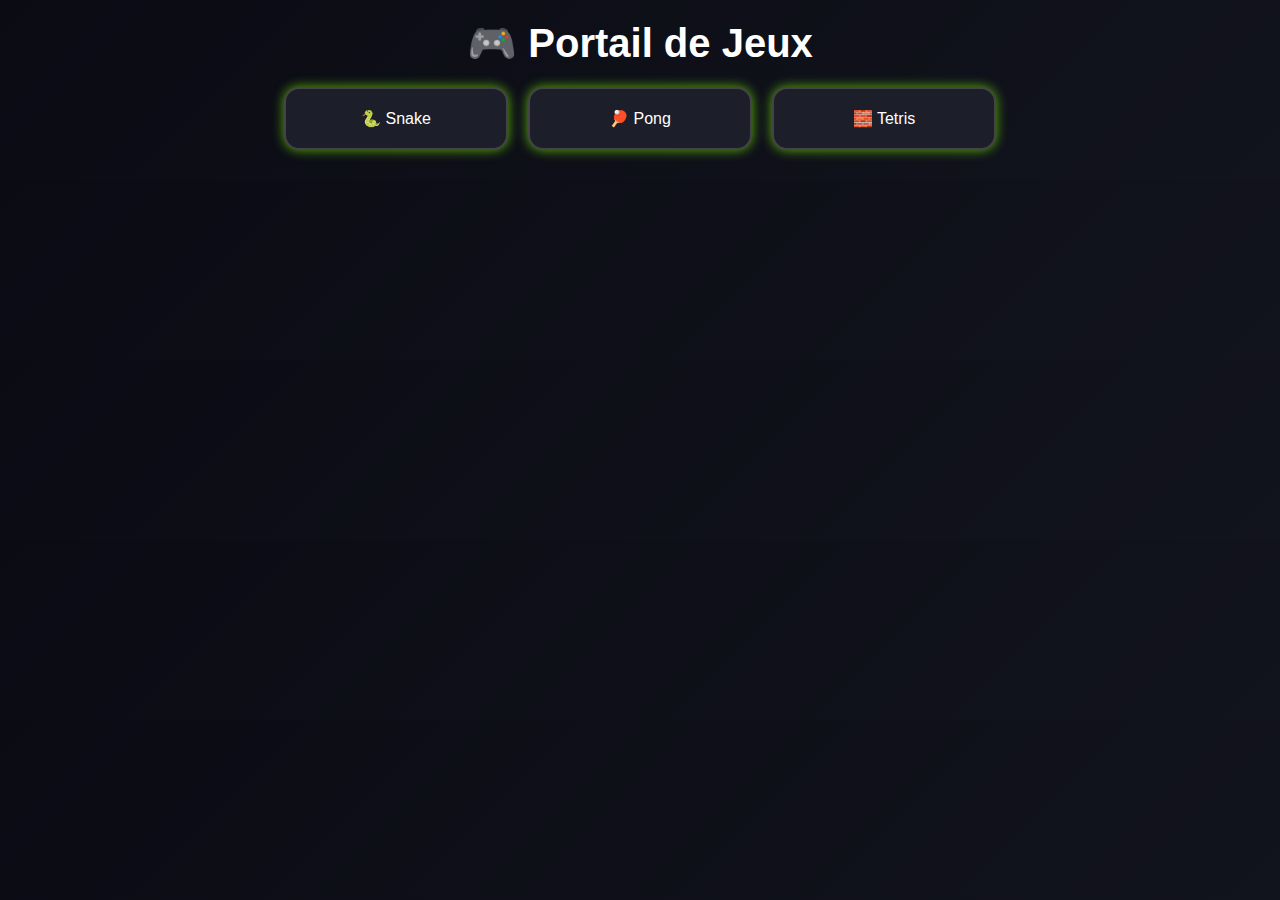
<file: Game.html>
<!DOCTYPE html>
<html lang="fr">
<head>
  <meta charset="UTF-8" />
  <meta name="viewport" content="width=device-width, initial-scale=1.0" />
  <title>Portail de Jeux</title>
  <style>
    body {
      margin: 0;
      font-family: Arial, sans-serif;
      background: linear-gradient(135deg, #0a0b13, #12141d);
      color: white;
      display: flex;
      flex-direction: column;
      align-items: center;
    }

    h1 {
      margin: 20px 0;
      font-size: 2.5rem;
      text-align: center;
    }

    #game-selector {
      display: flex;
      flex-wrap: wrap;
      justify-content: center;
      gap: 20px;
      margin-bottom: 30px;
    }

    .game-card {
      background-color: #1c1e2a;
      border: 2px solid #444;
      border-radius: 15px;
      padding: 20px;
      width: 180px;
      text-align: center;
      cursor: pointer;
      transition: all 0.3s ease;
      box-shadow: 0 0 12px #7fff00aa;
    }

    .game-card:hover {
      background-color: #2a2c3c;
      transform: scale(1.05);
    }

    iframe {
      width: 90vw;
      height: 80vh;
      border: none;
      border-radius: 15px;
      box-shadow: 0 0 15px #000;
      display: none;
    }

    #back-button {
      margin: 20px;
      padding: 10px 20px;
      background-color: #7fff00;
      color: black;
      font-weight: bold;
      border: none;
      border-radius: 10px;
      cursor: pointer;
      display: none;
    }

    #back-button:hover {
      background-color: #aaff44;
    }
  </style>
</head>
<body>

  <h1>🎮 Portail de Jeux</h1>

  <div id="game-selector">
    <div class="game-card" onclick="loadGame('snake.html')">🐍 Snake</div>
    <div class="game-card" onclick="loadGame('pong.html')">🏓 Pong</div>
    <div class="game-card" onclick="loadGame('tetris.html')">🧱 Tetris</div>
    <!-- Ajoute ici d'autres jeux -->
  </div>

  <iframe id="game-frame"></iframe>

  <button id="back-button" onclick="goBack()">⬅ Retour</button>

  <script>
    function loadGame(gameFile) {
      document.getElementById('game-selector').style.display = 'none';
      document.getElementById('game-frame').src = gameFile;
      document.getElementById('game-frame').style.display = 'block';
      document.getElementById('back-button').style.display = 'inline-block';
    }

    function goBack() {
      document.getElementById('game-frame').style.display = 'none';
      document.getElementById('back-button').style.display = 'none';
      document.getElementById('game-selector').style.display = 'flex';
      document.getElementById('game-frame').src = '';
    }
  </script>

</body>
</html>
</file>
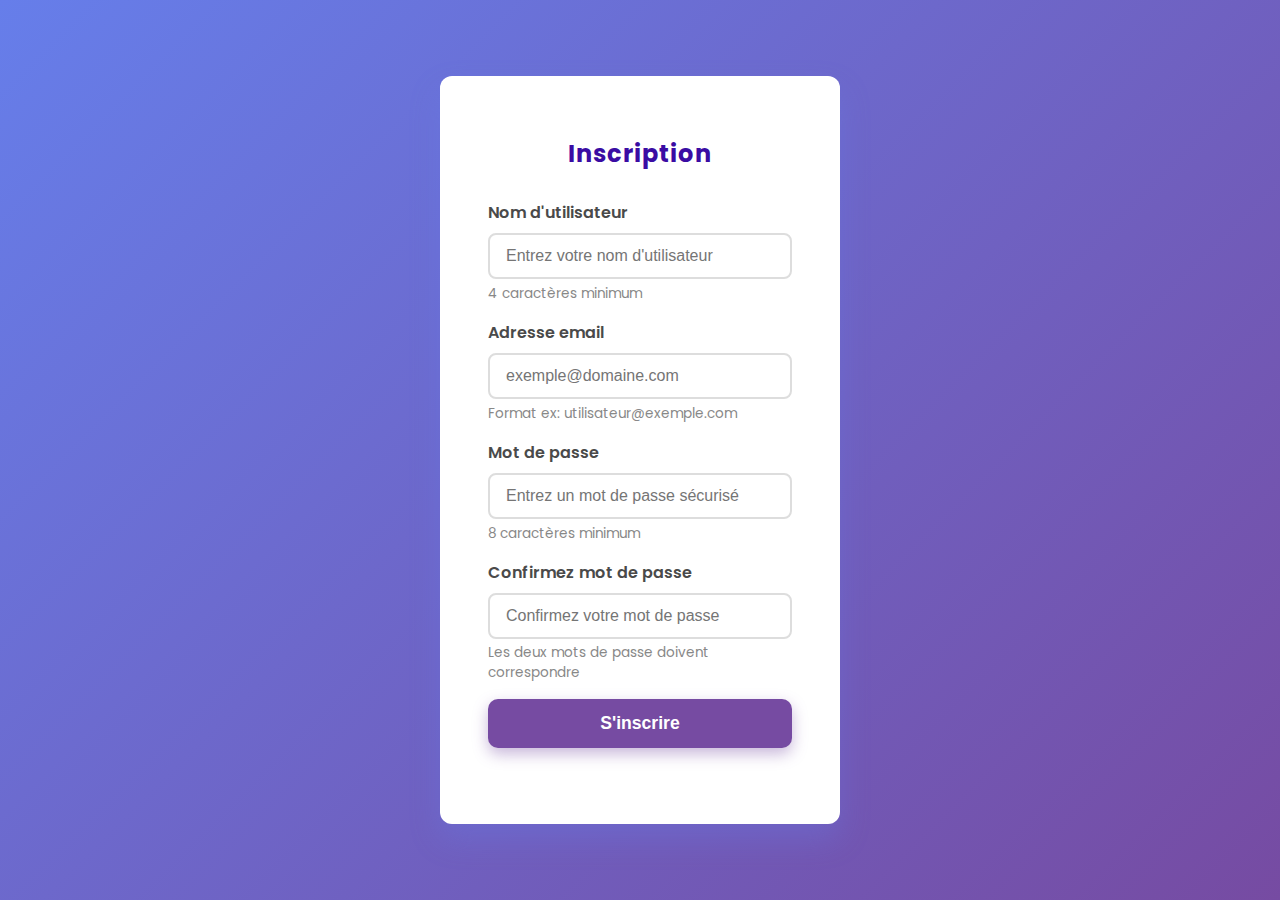
<file: mot de passe.html>
<!DOCTYPE html>
<html lang="fr">
<head>
<meta charset="UTF-8" />
<meta name="viewport" content="width=device-width, initial-scale=1, maximum-scale=1" />
<title>Inscription Animée</title>
<style>
  @import url('https://fonts.googleapis.com/css2?family=Poppins:wght@400;600&display=swap');
  * {
    box-sizing: border-box;
  }
  body {
    margin: 0; 
    height: 100vh;
    font-family: 'Poppins', sans-serif;
    background: linear-gradient(135deg, #667eea, #764ba2);
    display: flex;
    align-items: center;
    justify-content: center;
    overflow: hidden;
  }
  .container {
    background: #fff;
    padding: 2.5rem 3rem;
    border-radius: 12px;
    box-shadow: 0 15px 30px rgba(102,126,234,0.3);
    width: 100%;
    max-width: 400px;
    animation: fadeInScale 0.6s ease forwards;
  }
  @keyframes fadeInScale {
    0% {
      opacity: 0;
      transform: scale(0.6);
    }
    100% {
      opacity: 1;
      transform: scale(1);
    }
  }
  h2 {
    text-align: center;
    color: #3a0ca3;
    margin-bottom: 1.8rem;
    letter-spacing: 1px;
  }
  form {
    display: flex;
    flex-direction: column;
  }
  label {
    font-weight: 600;
    margin-bottom: 0.5rem;
    color: #4a4a4a;
    user-select: none;
  }
  input[type="text"],
  input[type="email"],
  input[type="password"] {
    padding: 0.75rem 1rem;
    margin-bottom: 1.3rem;
    border: 2px solid #ddd;
    border-radius: 8px;
    font-size: 1rem;
    transition: border-color 0.3s ease;
    outline-offset: 2px;
    outline-color: transparent;
  }
  input[type="text"]:focus,
  input[type="email"]:focus,
  input[type="password"]:focus {
    border-color: #667eea;
    outline-color: #667eea;
    box-shadow: 0 0 8px rgba(102,126,234,0.6);
    transition: border-color 0.3s ease, box-shadow 0.3s ease;
  }
  .password-hint {
    font-size: 0.85rem;
    color: #888;
    margin-top: -1rem;
    margin-bottom: 1rem;
  }
  button {
    background: #764ba2;
    color: #fff;
    font-weight: 600;
    padding: 0.85rem 1rem;
    font-size: 1.1rem;
    border: none;
    border-radius: 10px;
    cursor: pointer;
    transition: background 0.3s ease, transform 0.3s ease;
    box-shadow: 0 6px 15px rgba(118,75,162,0.4);
  }
  button:hover {
    background: #9973d6;
    transform: scale(1.05);
    box-shadow: 0 8px 20px rgba(153,115,214,0.6);
  }
  .feedback {
    margin-top: 1rem;
    font-weight: 600;
    color: #d63031;
    min-height: 1.25rem;
    opacity: 0;
    transform: translateY(-5px);
    transition: opacity 0.4s ease, transform 0.4s ease;
  }
  .feedback.show {
    opacity: 1;
    transform: translateY(0);
  }
  .feedback.success {
    color: #27ae60;
  }
  /* Responsive for smaller devices */
  @media (max-width: 400px) {
    .container {
      margin: 1rem;
      padding: 2rem 1.5rem;
      border-radius: 8px;
    }
  }
</style>
</head>
<body>
<div class="container" role="main" aria-labelledby="form-title">
  <h2 id="form-title">Inscription</h2>
  <form id="registrationForm" novalidate>
    <label for="username">Nom d'utilisateur</label>
    <input type="text" id="username" name="username" placeholder="Entrez votre nom d'utilisateur" required autocomplete="username" aria-describedby="username-desc"/>
    <div id="username-desc" class="password-hint">4 caractères minimum</div>

    <label for="email">Adresse email</label>
    <input type="email" id="email" name="email" placeholder="exemple@domaine.com" required autocomplete="email" aria-describedby="email-desc"/>
    <div id="email-desc" class="password-hint">Format ex: utilisateur@exemple.com</div>

    <label for="password">Mot de passe</label>
    <input type="password" id="password" name="password" placeholder="Entrez un mot de passe sécurisé" required aria-describedby="password-desc" autocomplete="new-password" />
    <div id="password-desc" class="password-hint">8 caractères minimum</div>

    <label for="confirmPassword">Confirmez mot de passe</label>
    <input type="password" id="confirmPassword" name="confirmPassword" placeholder="Confirmez votre mot de passe" required aria-describedby="confirmPassword-desc" autocomplete="new-password" />
    <div id="confirmPassword-desc" class="password-hint">Les deux mots de passe doivent correspondre</div>

    <button type="submit" aria-live="polite">S'inscrire</button>
    <div id="feedback" class="feedback" role="alert" aria-atomic="true"></div>
  </form>
</div>

<script>
  (function() {
    const form = document.getElementById('registrationForm');
    const feedback = document.getElementById('feedback');
    const usernameInput = document.getElementById('username');
    const emailInput = document.getElementById('email');
    const passwordInput = document.getElementById('password');
    const confirmPasswordInput = document.getElementById('confirmPassword');

    const showFeedback = (message, success = false) => {
      feedback.textContent = message;
      feedback.classList.add('show');
      if (success) {
        feedback.classList.remove('d63031');
        feedback.classList.add('success');
      } else {
        feedback.classList.remove('success');
      }
      // Hide message after 5 seconds
      setTimeout(() => {
        feedback.classList.remove('show');
      }, 5000);
    };

    function validateEmail(email) {
      // Simple email regex for demonstration
      const re = /^[^\s@]+@[^\s@]+\.[^\s@]+$/;
      return re.test(email);
    }

    form.addEventListener('submit', function(e) {
      e.preventDefault();

      // Trim inputs
      const username = usernameInput.value.trim();
      const email = emailInput.value.trim();
      const password = passwordInput.value;
      const confirmPassword = confirmPasswordInput.value;

      if (username.length < 4) {
        showFeedback('Le nom d\'utilisateur doit contenir au moins 4 caractères.');
        usernameInput.focus();
        return;
      }
      if (!validateEmail(email)) {
        showFeedback('Veuillez entrer une adresse email valide.');
        emailInput.focus();
        return;
      }
      if (password.length < 8) {
        showFeedback('Le mot de passe doit contenir au moins 8 caractères.');
        passwordInput.focus();
        return;
      }
      if (password !== confirmPassword) {
        showFeedback('Les mots de passe ne correspondent pas.');
        confirmPasswordInput.focus();
        return;
      }

      // If validation passes
      showFeedback('Inscription réussie ! Bienvenue, ' + username + '!', true);

      // Reset form after short delay to let user read the success message
      setTimeout(() => {
        form.reset();
        feedback.classList.remove('show');
      }, 3000);
    });
  })();
</script>
</body>
</html>
</file>
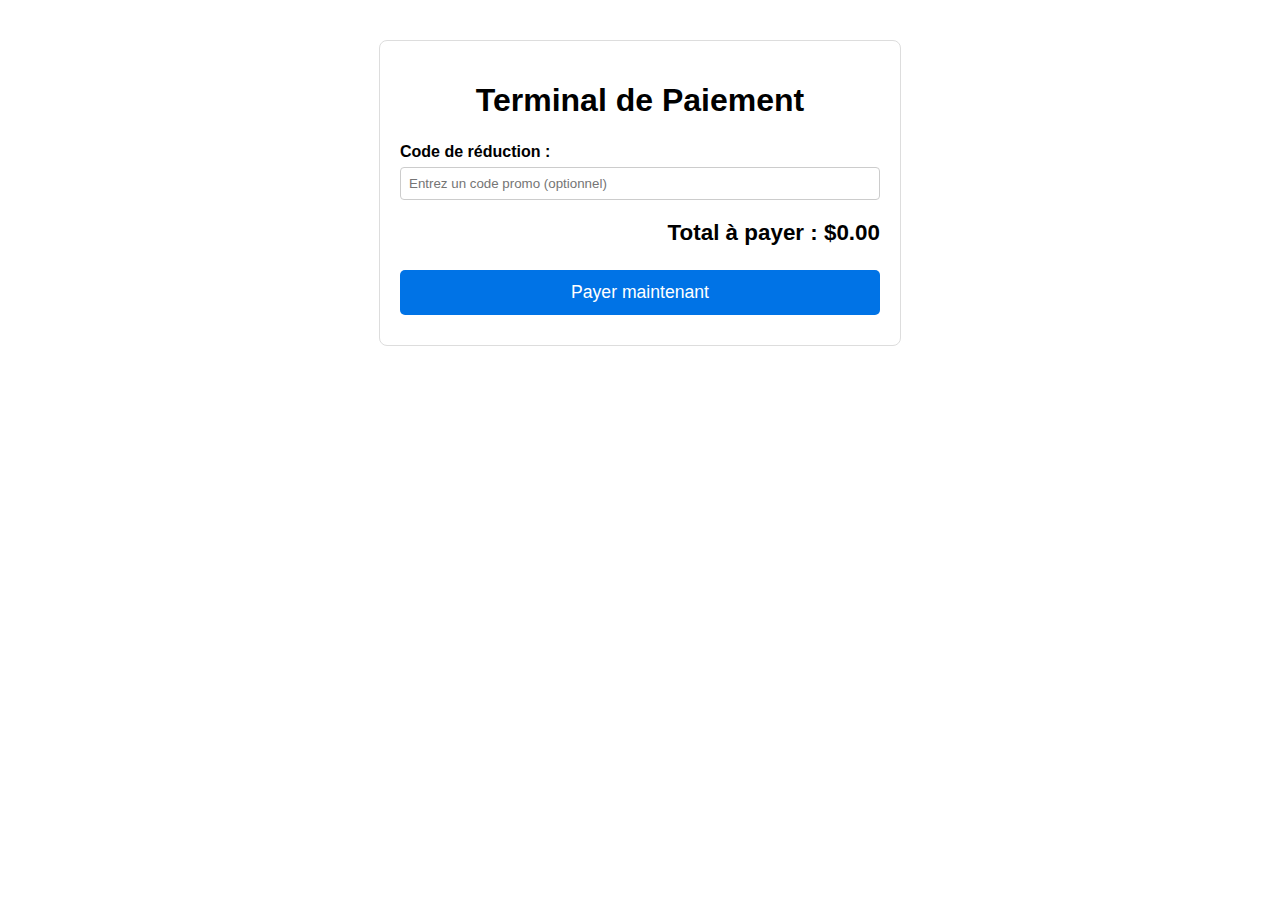
<file: page-paiement.html>
<!DOCTYPE html>
<html lang="fr">
<head>
<meta charset="UTF-8">
<meta name="viewport" content="width=device-width, initial-scale=1.0">
<title>Paiement</title>
<style>
body { font-family: Arial; max-width:480px; margin:40px auto; padding:20px; border:1px solid #ddd; border-radius:8px; }
h1 { text-align:center; margin-bottom:24px; }
label { display:block; margin-top:16px; font-weight:bold; }
input { width:100%; padding:8px; margin-top:6px; border:1px solid #ccc; border-radius:4px; box-sizing:border-box; }
.total { font-size:1.4em; margin-top:20px; text-align:right; font-weight:bold; }
button { margin-top:24px; padding:12px; width:100%; background-color:#0073e6; border:none; color:white; font-size:1.1em; border-radius:5px; cursor:pointer; }
button:hover { background-color:#005bb5; }
.discount-message { margin-top:10px; color:green; font-weight:bold; text-align:center; }
</style>
</head>
<body>

<h1>Terminal de Paiement</h1>

<form id="payment-form">
  <label for="coupon">Code de réduction :</label>
  <input type="text" id="coupon" placeholder="Entrez un code promo (optionnel)">

  <div class="total">Total à payer : <span id="payment-total">$0.00</span></div>

  <button type="submit">Payer maintenant</button>
</form>

<div id="discount-msg" class="discount-message"></div>

<script>
document.addEventListener('DOMContentLoaded', () => {
  const totalSpan = document.getElementById('payment-total');
  const discountMsg = document.getElementById('discount-msg');

  // Exemple de panier stocké dans localStorage
  // Format : [{name:"Produit 1", price:25}, {name:"Produit 2", price:15}]
  const cart = JSON.parse(localStorage.getItem('cart')) || [];

  // Calcul automatique du total
  let total = cart.reduce((sum, item) => sum + item.price, 0);
  totalSpan.textContent = `$${total.toFixed(2)}`;

  document.getElementById('payment-form').addEventListener('submit', (e) => {
    e.preventDefault();

    const coupon = document.getElementById('coupon').value.trim();

    // Code promo exemple
    if(coupon === "PROMO10") {
      total *= 0.9; // 10% de réduction
      discountMsg.textContent = "Code promo appliqué : 10% de réduction !";
    } else {
      discountMsg.textContent = "";
    }

    alert(`Montant total : $${total.toFixed(2)}. Vous serez redirigé vers Stripe.`);

    // Redirection vers Stripe test
    const stripeLink = "https://buy.stripe.com/test_5kQ6oGgGucosfl5cxE6EU00";
    window.location.href = stripeLink;
  });
});
</script>

</body>
</html>
</file>
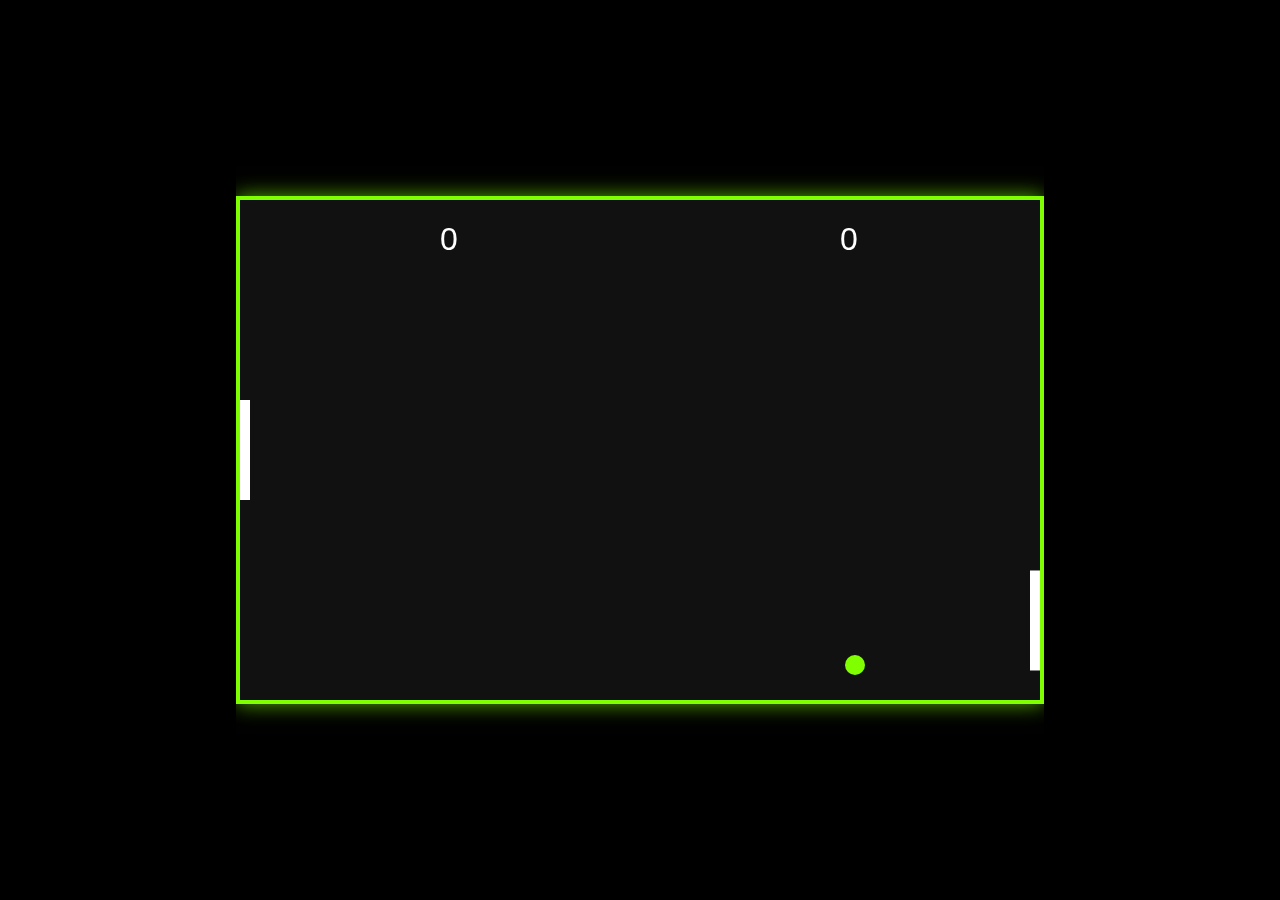
<file: Pong.html>
<!DOCTYPE html>
<html lang="fr">
<head>
  <meta charset="UTF-8">
  <title>Pong</title>
  <style>
    html, body {
      margin: 0;
      padding: 0;
      background-color: #000;
      color: white;
      display: flex;
      justify-content: center;
      align-items: center;
      height: 100vh;
      overflow: hidden;
    }

    canvas {
      background-color: #111;
      border: 4px solid #7fff00;
      box-shadow: 0 0 20px #7fff00aa;
    }
  </style>
</head>
<body>
  <canvas id="pong" width="800" height="500"></canvas>

  <script>
    const canvas = document.getElementById('pong');
    const ctx = canvas.getContext('2d');

    // Ball
    const ball = {
      x: canvas.width / 2,
      y: canvas.height / 2,
      radius: 10,
      speed: 5,
      velocityX: 5,
      velocityY: 5,
      color: "#7fff00"
    };

    // User paddle
    const user = {
      x: 0,
      y: canvas.height / 2 - 50,
      width: 10,
      height: 100,
      color: "#fff",
      score: 0
    };

    // AI paddle
    const ai = {
      x: canvas.width - 10,
      y: canvas.height / 2 - 50,
      width: 10,
      height: 100,
      color: "#fff",
      score: 0
    };

    function drawRect(x, y, w, h, color) {
      ctx.fillStyle = color;
      ctx.fillRect(x, y, w, h);
    }

    function drawCircle(x, y, r, color) {
      ctx.fillStyle = color;
      ctx.beginPath();
      ctx.arc(x, y, r, 0, Math.PI * 2, false);
      ctx.closePath();
      ctx.fill();
    }

    function drawText(text, x, y) {
      ctx.fillStyle = "#fff";
      ctx.font = "32px Arial";
      ctx.fillText(text, x, y);
    }

    function render() {
      drawRect(0, 0, canvas.width, canvas.height, "#111");

      drawText(user.score, canvas.width / 4, 50);
      drawText(ai.score, 3 * canvas.width / 4, 50);

      drawRect(user.x, user.y, user.width, user.height, user.color);
      drawRect(ai.x, ai.y, ai.width, ai.height, ai.color);
      drawCircle(ball.x, ball.y, ball.radius, ball.color);
    }

    function resetBall() {
      ball.x = canvas.width / 2;
      ball.y = canvas.height / 2;
      ball.velocityX = -ball.velocityX;
      ball.speed = 5;
    }

    function collision(b, p) {
      p.top = p.y;
      p.bottom = p.y + p.height;
      p.left = p.x;
      p.right = p.x + p.width;

      b.top = b.y - b.radius;
      b.bottom = b.y + b.radius;
      b.left = b.x - b.radius;
      b.right = b.x + b.radius;

      return (
        p.left < b.right &&
        p.top < b.bottom &&
        p.right > b.left &&
        p.bottom > b.top
      );
    }

    function update() {
      ball.x += ball.velocityX;
      ball.y += ball.velocityY;

      if (ball.y + ball.radius > canvas.height || ball.y - ball.radius < 0) {
        ball.velocityY = -ball.velocityY;
      }

      let player = ball.x < canvas.width / 2 ? user : ai;

      if (collision(ball, player)) {
        let collidePoint = ball.y - (player.y + player.height / 2);
        collidePoint = collidePoint / (player.height / 2);
        let angleRad = (Math.PI / 4) * collidePoint;
        let direction = ball.x < canvas.width / 2 ? 1 : -1;
        ball.velocityX = direction * ball.speed * Math.cos(angleRad);
        ball.velocityY = ball.speed * Math.sin(angleRad);
        ball.speed += 0.5;
      }

      if (ball.x - ball.radius < 0) {
        ai.score++;
        resetBall();
      } else if (ball.x + ball.radius > canvas.width) {
        user.score++;
        resetBall();
      }

      ai.y += (ball.y - (ai.y + ai.height / 2)) * 0.1;
    }

    function game() {
      update();
      render();
    }

    setInterval(game, 1000 / 60);

    canvas.addEventListener("mousemove", (evt) => {
      let rect = canvas.getBoundingClientRect();
      user.y = evt.clientY - rect.top - user.height / 2;
    });
  </script>
</body>
</html>
</file>
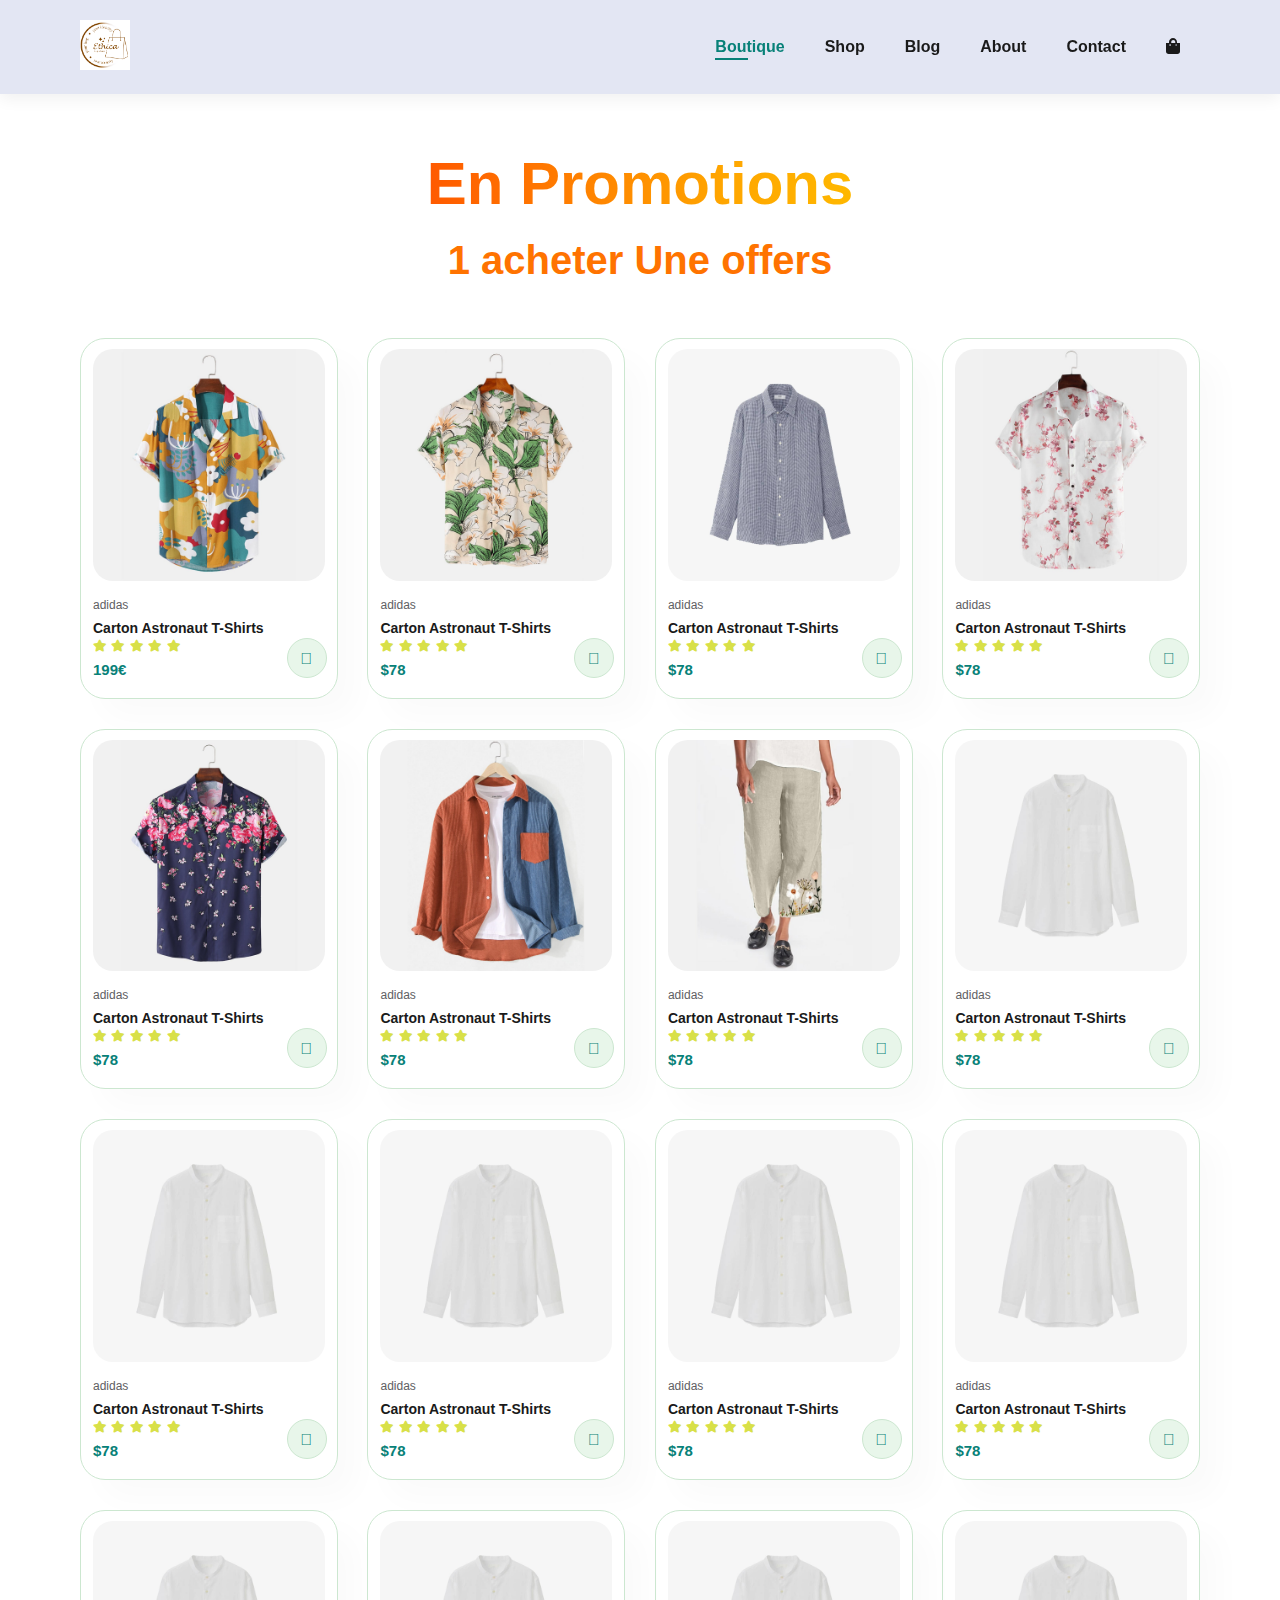
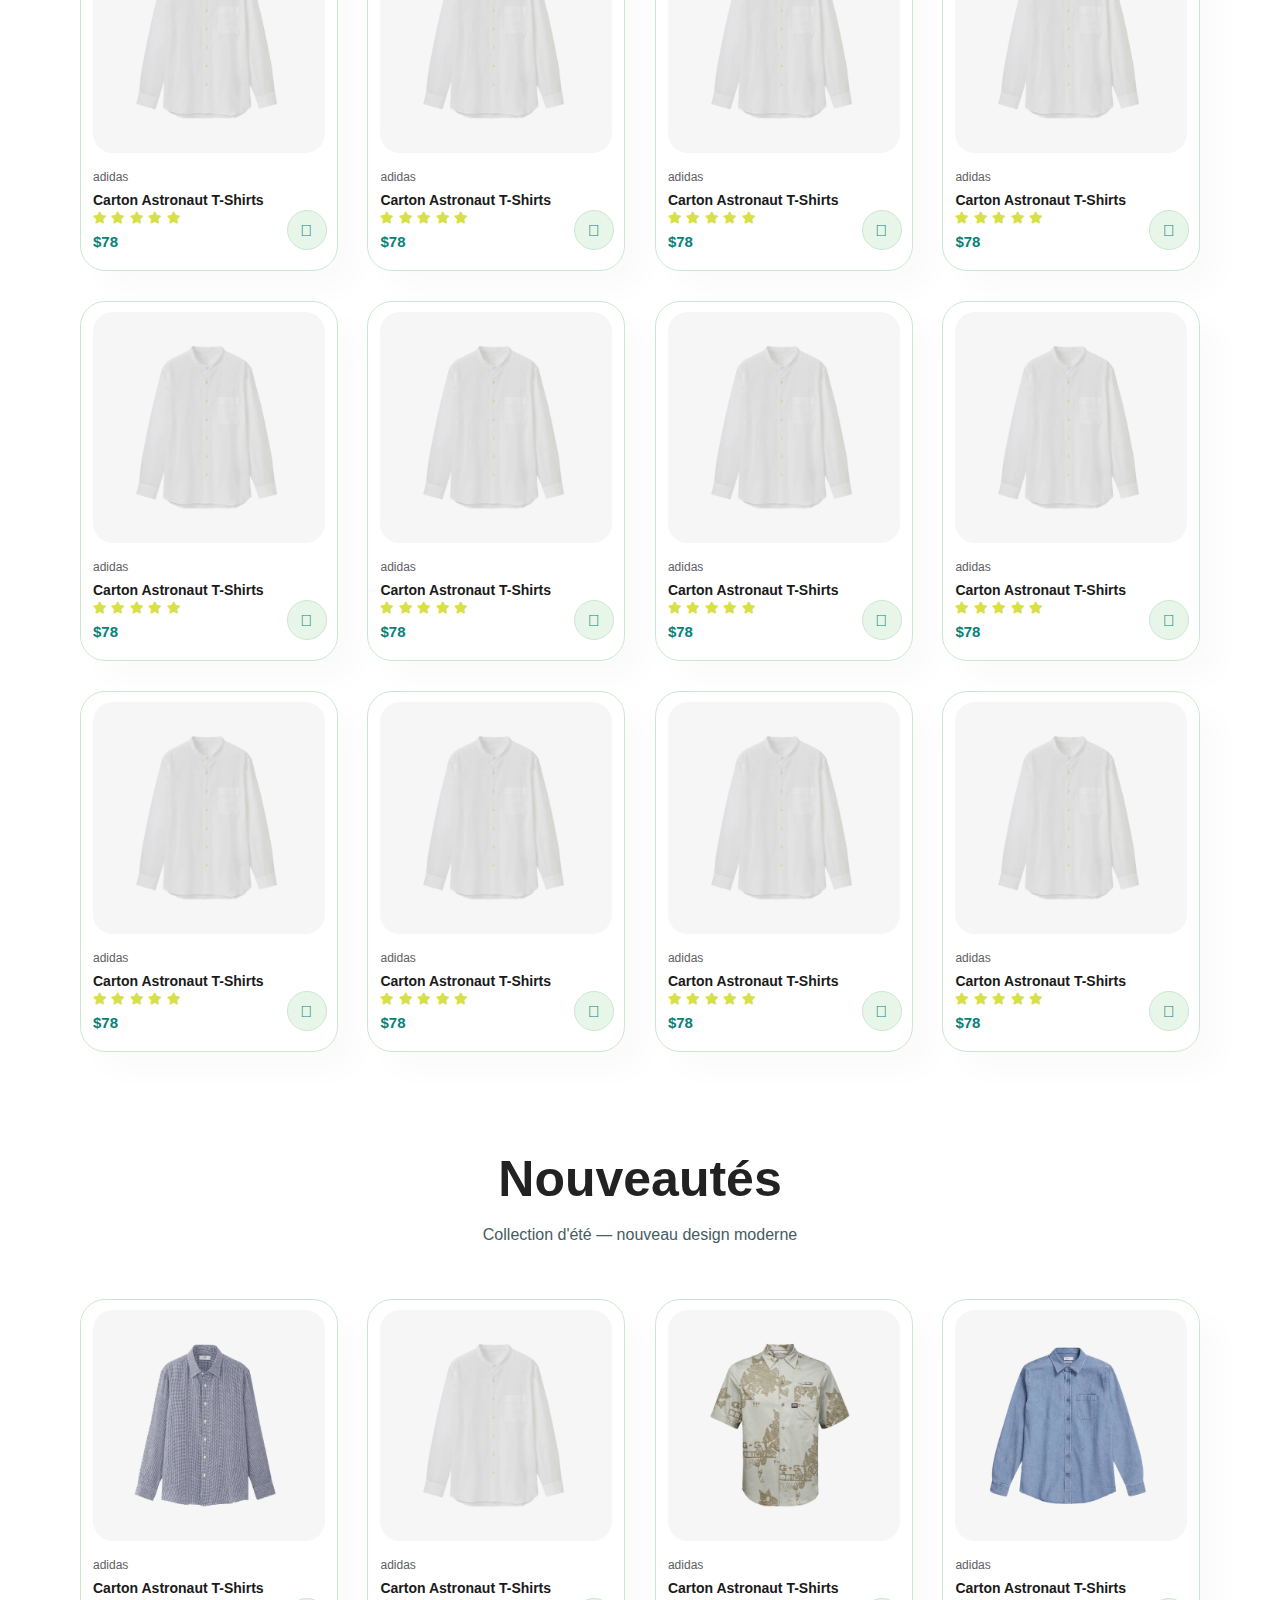
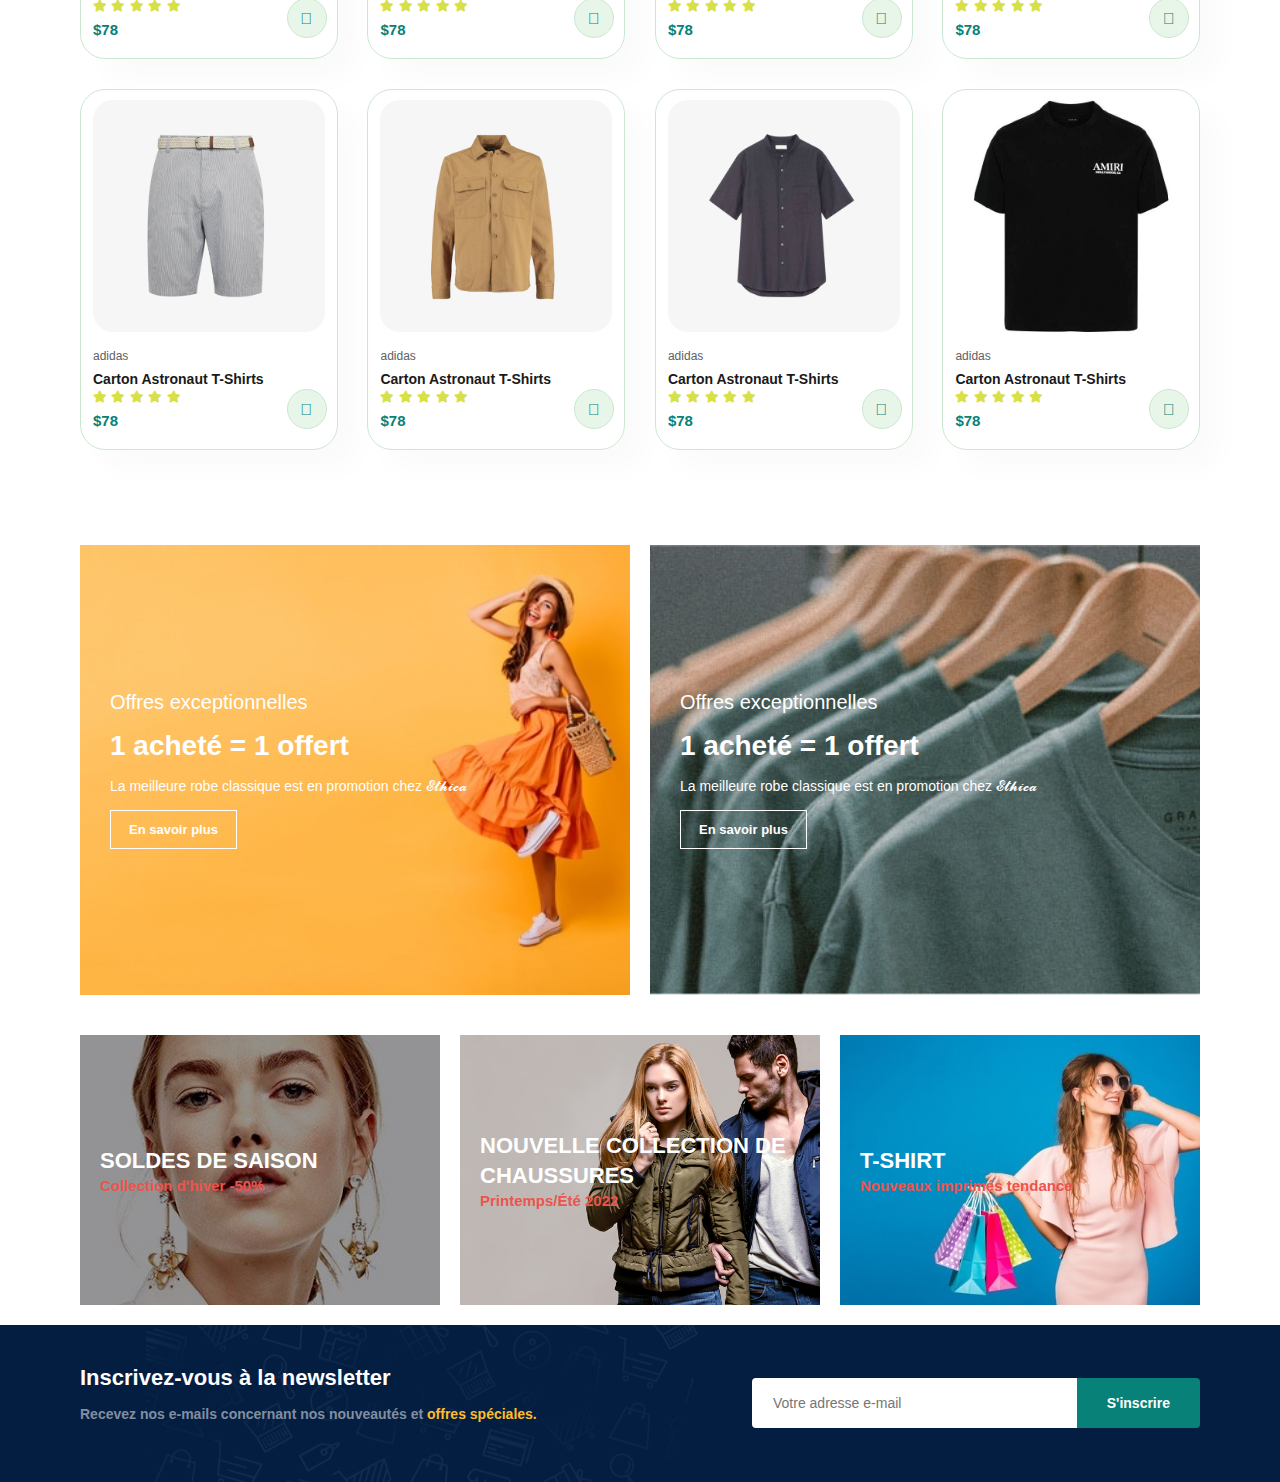
<file: productindex.html>
<!DOCTYPE html>
<html lang="en">
<head>
    <meta charset="UTF-8">
    <meta name="viewport" content="width=device-width, initial-scale=1.0">
    <title>Document</title>
    <link rel="stylesheet" href="https://pro.fontawesome.com/releases/v5.10.0/css/all.css
    ">
    <link rel="stylesheet" href="style1.css">
</head>
<body>

   <section id="header">
    <a href="#"><img src="LOGO 𝓔𝓽𝓱𝓲𝓬𝓪.png" class="text" alt="𝓔𝓽𝓱𝓲𝓬𝓪"></a>
    <div>
        <ul id="navbar">
            
            <li><a class="active" href="index.html">Boutique</a></li>
            <li><a href="Shop.html">Shop</a></li>
            <li><a href="Blog.html">Blog</a></li>
            <li><a href="About.html">About</a></li>
            <li><a href="Contact.html">Contact</a></li>
            <li id="lg-bag"><a href="cart.html" aria-label="Panier"><i class="fas fa-shopping-bag"  id="cart-icon" data-quantity="0"></i></a></li>
            <a href="#" id="close"><i class="far fa-times"></i></a>
        </ul>
    </div>
    <div id="mobile">
       <a href="cart.html" aria-label="Panier"><i class="fas fa-shopping-bag" id="cart-icon" data-quantity="0"></i></a>
        <i id="bar" class="fas fa-bars"></i>
    </div>
   </section>
    

   <section id="product1" class="section-p1">
   <p class="texte-grand">En Promotions</p>
<p class="texte-offre">1 acheter Une offers</p>
    <div class="pro-container">
        <div class="pro">
            <img src="f1.jpg" alt="">
            <div class="des">
                <span>adidas</span>
                <h5>Carton Astronaut T-Shirts</h5>
                <div class="star">
                    <i class="fas fa-star"></i>
                    <i class="fas fa-star"></i>
                    <i class="fas fa-star"></i>
                    <i class="fas fa-star"></i>
                    <i class="fas fa-star"></i>
                </div>
                <h4> 199€</h4>
            </div>
            <a href="#"><i class="fal fa-shopping-cart cart"></i></a>
        </div>
        <div class="pro">
            <img src="f2.jpg" alt="">
            <div class="des">
                <span>adidas</span>
                <h5>Carton Astronaut T-Shirts</h5>
                <div class="star">
                    <i class="fas fa-star"></i>
                    <i class="fas fa-star"></i>
                    <i class="fas fa-star"></i>
                    <i class="fas fa-star"></i>
                    <i class="fas fa-star"></i>
                </div>
                <h4>$78</h4>
            </div>
            <a href="#"><i class="fal fa-shopping-cart cart"></i></a>
        </div>
        <div class="pro">
            <img src="n2.jpg" alt="">
            <div class="des">
                <span>adidas</span>
                <h5>Carton Astronaut T-Shirts</h5>
                <div class="star">
                    <i class="fas fa-star"></i>
                    <i class="fas fa-star"></i>
                    <i class="fas fa-star"></i>
                    <i class="fas fa-star"></i>
                    <i class="fas fa-star"></i>
                </div>
                <h4>$78</h4>
            </div>
            <a href="#"><i class="fal fa-shopping-cart cart"></i></a>
        </div>
        <div class="pro">
            <img src="f4.jpg" alt="">
            <div class="des">
                <span>adidas</span>
                <h5>Carton Astronaut T-Shirts</h5>
                <div class="star">
                    <i class="fas fa-star"></i>
                    <i class="fas fa-star"></i>
                    <i class="fas fa-star"></i>
                    <i class="fas fa-star"></i>
                    <i class="fas fa-star"></i>
                </div>
                <h4>$78</h4>
            </div>
            <a href="#"><i class="fal fa-shopping-cart cart"></i></a>
        </div>
        <div class="pro">
            <img src="f5.jpg" alt="">
            <div class="des">
                <span>adidas</span>
                <h5>Carton Astronaut T-Shirts</h5>
                <div class="star">
                    <i class="fas fa-star"></i>
                    <i class="fas fa-star"></i>
                    <i class="fas fa-star"></i>
                    <i class="fas fa-star"></i>
                    <i class="fas fa-star"></i>
                </div>
                <h4>$78</h4>
            </div>
            <a href="#"><i class="fal fa-shopping-cart cart"></i></a>
        </div>
        <div class="pro">
            <img src="f6.jpg" alt="">
            <div class="des">
                <span>adidas</span>
                <h5>Carton Astronaut T-Shirts</h5>
                <div class="star">
                    <i class="fas fa-star"></i>
                    <i class="fas fa-star"></i>
                    <i class="fas fa-star"></i>
                    <i class="fas fa-star"></i>
                    <i class="fas fa-star"></i>
                </div>
                <h4>$78</h4>
            </div>
            <a href="#"><i class="fal fa-shopping-cart cart"></i></a>
        </div>
        <div class="pro">
            <img src="f7.jpg" alt="">
            <div class="des">
                <span>adidas</span>
                <h5>Carton Astronaut T-Shirts</h5>
                <div class="star">
                    <i class="fas fa-star"></i>
                    <i class="fas fa-star"></i>
                    <i class="fas fa-star"></i>
                    <i class="fas fa-star"></i>
                    <i class="fas fa-star"></i>
                </div>
                <h4>$78</h4>
            </div>
            <a href="#"><i class="fal fa-shopping-cart cart"></i></a>
        </div>
        <div class="pro">
            <img src="n3.jpg" alt="">
            <div class="des">
                <span>adidas</span>
                <h5>Carton Astronaut T-Shirts</h5>
                <div class="star">
                    <i class="fas fa-star"></i>
                    <i class="fas fa-star"></i>
                    <i class="fas fa-star"></i>
                    <i class="fas fa-star"></i>
                    <i class="fas fa-star"></i>
                </div>
                <h4>$78</h4>
            </div>
            <a href="#"><i class="fal fa-shopping-cart cart"></i></a>
        </div>
        <div class="pro">
            <img src="n3.jpg" alt="">
            <div class="des">
                <span>adidas</span>
                <h5>Carton Astronaut T-Shirts</h5>
                <div class="star">
                    <i class="fas fa-star"></i>
                    <i class="fas fa-star"></i>
                    <i class="fas fa-star"></i>
                    <i class="fas fa-star"></i>
                    <i class="fas fa-star"></i>
                </div>
                <h4>$78</h4>
            </div>
            <a href="#"><i class="fal fa-shopping-cart cart"></i></a>
        </div>
        <div class="pro">
            <img src="n3.jpg" alt="">
            <div class="des">
                <span>adidas</span>
                <h5>Carton Astronaut T-Shirts</h5>
                <div class="star">
                    <i class="fas fa-star"></i>
                    <i class="fas fa-star"></i>
                    <i class="fas fa-star"></i>
                    <i class="fas fa-star"></i>
                    <i class="fas fa-star"></i>
                </div>
                <h4>$78</h4>
            </div>
            <a href="#"><i class="fal fa-shopping-cart cart"></i></a>
        </div>
        <div class="pro">
            <img src="n3.jpg" alt="">
            <div class="des">
                <span>adidas</span>
                <h5>Carton Astronaut T-Shirts</h5>
                <div class="star">
                    <i class="fas fa-star"></i>
                    <i class="fas fa-star"></i>
                    <i class="fas fa-star"></i>
                    <i class="fas fa-star"></i>
                    <i class="fas fa-star"></i>
                </div>
                <h4>$78</h4>
            </div>
            <a href="#"><i class="fal fa-shopping-cart cart"></i></a>
        </div>
        <div class="pro">
            <img src="n3.jpg" alt="">
            <div class="des">
                <span>adidas</span>
                <h5>Carton Astronaut T-Shirts</h5>
                <div class="star">
                    <i class="fas fa-star"></i>
                    <i class="fas fa-star"></i>
                    <i class="fas fa-star"></i>
                    <i class="fas fa-star"></i>
                    <i class="fas fa-star"></i>
                </div>
                <h4>$78</h4>
            </div>
            <a href="#"><i class="fal fa-shopping-cart cart"></i></a>
        </div>
        <div class="pro">
            <img src="n3.jpg" alt="">
            <div class="des">
                <span>adidas</span>
                <h5>Carton Astronaut T-Shirts</h5>
                <div class="star">
                    <i class="fas fa-star"></i>
                    <i class="fas fa-star"></i>
                    <i class="fas fa-star"></i>
                    <i class="fas fa-star"></i>
                    <i class="fas fa-star"></i>
                </div>
                <h4>$78</h4>
            </div>
            <a href="#"><i class="fal fa-shopping-cart cart"></i></a>
        </div>
        <div class="pro">
            <img src="n3.jpg" alt="">
            <div class="des">
                <span>adidas</span>
                <h5>Carton Astronaut T-Shirts</h5>
                <div class="star">
                    <i class="fas fa-star"></i>
                    <i class="fas fa-star"></i>
                    <i class="fas fa-star"></i>
                    <i class="fas fa-star"></i>
                    <i class="fas fa-star"></i>
                </div>
                <h4>$78</h4>
            </div>
            <a href="#"><i class="fal fa-shopping-cart cart"></i></a>
        </div>
        <div class="pro">
            <img src="n3.jpg" alt="">
            <div class="des">
                <span>adidas</span>
                <h5>Carton Astronaut T-Shirts</h5>
                <div class="star">
                    <i class="fas fa-star"></i>
                    <i class="fas fa-star"></i>
                    <i class="fas fa-star"></i>
                    <i class="fas fa-star"></i>
                    <i class="fas fa-star"></i>
                </div>
                <h4>$78</h4>
            </div>
            <a href="#"><i class="fal fa-shopping-cart cart"></i></a>
        </div>
        <div class="pro">
            <img src="n3.jpg" alt="">
            <div class="des">
                <span>adidas</span>
                <h5>Carton Astronaut T-Shirts</h5>
                <div class="star">
                    <i class="fas fa-star"></i>
                    <i class="fas fa-star"></i>
                    <i class="fas fa-star"></i>
                    <i class="fas fa-star"></i>
                    <i class="fas fa-star"></i>
                </div>
                <h4>$78</h4>
            </div>
            <a href="#"><i class="fal fa-shopping-cart cart"></i></a>
        </div>
        <div class="pro">
            <img src="n3.jpg" alt="">
            <div class="des">
                <span>adidas</span>
                <h5>Carton Astronaut T-Shirts</h5>
                <div class="star">
                    <i class="fas fa-star"></i>
                    <i class="fas fa-star"></i>
                    <i class="fas fa-star"></i>
                    <i class="fas fa-star"></i>
                    <i class="fas fa-star"></i>
                </div>
                <h4>$78</h4>
            </div>
            <a href="#"><i class="fal fa-shopping-cart cart"></i></a>
        </div>
        <div class="pro">
            <img src="n3.jpg" alt="">
            <div class="des">
                <span>adidas</span>
                <h5>Carton Astronaut T-Shirts</h5>
                <div class="star">
                    <i class="fas fa-star"></i>
                    <i class="fas fa-star"></i>
                    <i class="fas fa-star"></i>
                    <i class="fas fa-star"></i>
                    <i class="fas fa-star"></i>
                </div>
                <h4>$78</h4>
            </div>
            <a href="#"><i class="fal fa-shopping-cart cart"></i></a>
        </div>
        <div class="pro">
            <img src="n3.jpg" alt="">
            <div class="des">
                <span>adidas</span>
                <h5>Carton Astronaut T-Shirts</h5>
                <div class="star">
                    <i class="fas fa-star"></i>
                    <i class="fas fa-star"></i>
                    <i class="fas fa-star"></i>
                    <i class="fas fa-star"></i>
                    <i class="fas fa-star"></i>
                </div>
                <h4>$78</h4>
            </div>
            <a href="#"><i class="fal fa-shopping-cart cart"></i></a>
        </div>
        <div class="pro">
            <img src="n3.jpg" alt="">
            <div class="des">
                <span>adidas</span>
                <h5>Carton Astronaut T-Shirts</h5>
                <div class="star">
                    <i class="fas fa-star"></i>
                    <i class="fas fa-star"></i>
                    <i class="fas fa-star"></i>
                    <i class="fas fa-star"></i>
                    <i class="fas fa-star"></i>
                </div>
                <h4>$78</h4>
            </div>
            <a href="#"><i class="fal fa-shopping-cart cart"></i></a>
        </div>
        <div class="pro">
            <img src="n3.jpg" alt="">
            <div class="des">
                <span>adidas</span>
                <h5>Carton Astronaut T-Shirts</h5>
                <div class="star">
                    <i class="fas fa-star"></i>
                    <i class="fas fa-star"></i>
                    <i class="fas fa-star"></i>
                    <i class="fas fa-star"></i>
                    <i class="fas fa-star"></i>
                </div>
                <h4>$78</h4>
            </div>
            <a href="#"><i class="fal fa-shopping-cart cart"></i></a>
        </div>
        <div class="pro">
            <img src="n3.jpg" alt="">
            <div class="des">
                <span>adidas</span>
                <h5>Carton Astronaut T-Shirts</h5>
                <div class="star">
                    <i class="fas fa-star"></i>
                    <i class="fas fa-star"></i>
                    <i class="fas fa-star"></i>
                    <i class="fas fa-star"></i>
                    <i class="fas fa-star"></i>
                </div>
                <h4>$78</h4>
            </div>
            <a href="#"><i class="fal fa-shopping-cart cart"></i></a>
        </div>
        <div class="pro">
            <img src="n3.jpg" alt="">
            <div class="des">
                <span>adidas</span>
                <h5>Carton Astronaut T-Shirts</h5>
                <div class="star">
                    <i class="fas fa-star"></i>
                    <i class="fas fa-star"></i>
                    <i class="fas fa-star"></i>
                    <i class="fas fa-star"></i>
                    <i class="fas fa-star"></i>
                </div>
                <h4>$78</h4>
            </div>
            <a href="#"><i class="fal fa-shopping-cart cart"></i></a>
        </div>
        <div class="pro">
            <img src="n3.jpg" alt="">
            <div class="des">
                <span>adidas</span>
                <h5>Carton Astronaut T-Shirts</h5>
                <div class="star">
                    <i class="fas fa-star"></i>
                    <i class="fas fa-star"></i>
                    <i class="fas fa-star"></i>
                    <i class="fas fa-star"></i>
                    <i class="fas fa-star"></i>
                </div>
                <h4>$78</h4>
            </div>
            <a href="#"><i class="fal fa-shopping-cart cart"></i></a>
        </div>
        
    </div>
   </section>
   <section id="product1" class="section-p1">
    <h2>Nouveautés</h2>
    <p>Collection d'été — nouveau design moderne</p>
    <div class="pro-container">
        <div class="pro">
            <img src="n2.jpg" alt="">
            <div class="des">
                <span>adidas</span>
                <h5>Carton Astronaut T-Shirts</h5>
                <div class="star">
                    <i class="fas fa-star"></i>
                    <i class="fas fa-star"></i>
                    <i class="fas fa-star"></i>
                    <i class="fas fa-star"></i>
                    <i class="fas fa-star"></i>
                </div>
                <h4>$78</h4>
            </div>
            <a href="#"><i class="fal fa-shopping-cart cart"></i></a>
        </div>
        <div class="pro">
            <img src="n3.jpg" alt="">
            <div class="des">
                <span>adidas</span>
                <h5>Carton Astronaut T-Shirts</h5>
                <div class="star">
                    <i class="fas fa-star"></i>
                    <i class="fas fa-star"></i>
                    <i class="fas fa-star"></i>
                    <i class="fas fa-star"></i>
                    <i class="fas fa-star"></i>
                </div>
                <h4>$78</h4>
            </div>
            <a href="#"><i class="fal fa-shopping-cart cart"></i></a>
        </div>
        <div class="pro">
            <img src="n4.jpg" alt="">
            <div class="des">
                <span>adidas</span>
                <h5>Carton Astronaut T-Shirts</h5>
                <div class="star">
                    <i class="fas fa-star"></i>
                    <i class="fas fa-star"></i>
                    <i class="fas fa-star"></i>
                    <i class="fas fa-star"></i>
                    <i class="fas fa-star"></i>
                </div>
                <h4>$78</h4>
            </div>
            <a href="#"><i class="fal fa-shopping-cart cart"></i></a>
        </div>
        <div class="pro">
            <img src="n5.jpg" alt="">
            <div class="des">
                <span>adidas</span>
                <h5>Carton Astronaut T-Shirts</h5>
                <div class="star">
                    <i class="fas fa-star"></i>
                    <i class="fas fa-star"></i>
                    <i class="fas fa-star"></i>
                    <i class="fas fa-star"></i>
                    <i class="fas fa-star"></i>
                </div>
                <h4>$78</h4>
            </div>
            <a href="#"><i class="fal fa-shopping-cart cart"></i></a>
        </div>
        <div class="pro">
            <img src="n6.jpg" alt="">
            <div class="des">
                <span>adidas</span>
                <h5>Carton Astronaut T-Shirts</h5>
                <div class="star">
                    <i class="fas fa-star"></i>
                    <i class="fas fa-star"></i>
                    <i class="fas fa-star"></i>
                    <i class="fas fa-star"></i>
                    <i class="fas fa-star"></i>
                </div>
                <h4>$78</h4>
            </div>
            <a href="#"><i class="fal fa-shopping-cart cart"></i></a>
        </div>
        <div class="pro">
            <img src="n7.jpg" alt="">
            <div class="des">
                <span>adidas</span>
                <h5>Carton Astronaut T-Shirts</h5>
                <div class="star">
                    <i class="fas fa-star"></i>
                    <i class="fas fa-star"></i>
                    <i class="fas fa-star"></i>
                    <i class="fas fa-star"></i>
                    <i class="fas fa-star"></i>
                </div>
                <h4>$78</h4>
            </div>
            <a href="#"><i class="fal fa-shopping-cart cart"></i></a>
        </div>
        <div class="pro">
            <img src="n8.jpg" alt="">
            <div class="des">
                <span>adidas</span>
                <h5>Carton Astronaut T-Shirts</h5>
                <div class="star">
                    <i class="fas fa-star"></i>
                    <i class="fas fa-star"></i>
                    <i class="fas fa-star"></i>
                    <i class="fas fa-star"></i>
                    <i class="fas fa-star"></i>
                </div>
                <h4>$78</h4>
            </div>
            <a href="#"><i class="fal fa-shopping-cart cart"></i></a>
        </div>
        <div class="pro">
            <img src="n9.jpg" alt="">
            <div class="des">
                <span>adidas</span>
                <h5>Carton Astronaut T-Shirts</h5>
                <div class="star">
                    <i class="fas fa-star"></i>
                    <i class="fas fa-star"></i>
                    <i class="fas fa-star"></i>
                    <i class="fas fa-star"></i>
                    <i class="fas fa-star"></i>
                </div>
                <h4>$78</h4>
            </div>
            <a href="#"><i class="fal fa-shopping-cart cart"></i></a>
        </div>
        
    </div>
   </section>

   <section id="sm-banner" class="section-p1">
    <div class="banner-box">
        <h4>Offres exceptionnelles</h4>
        <h2>1 acheté = 1 offert</h2>
        <span>La meilleure robe classique est en promotion chez 𝓔𝓽𝓱𝓲𝓬𝓪</span>
        <button class="white">En savoir plus</button>
    </div>
    <div class="banner-box banner-box2">
        <h4>Offres exceptionnelles</h4>
        <h2>1 acheté = 1 offert</h2>
        <span>La meilleure robe classique est en promotion chez 𝓔𝓽𝓱𝓲𝓬𝓪</span>
        <button class="white">En savoir plus</button>
    </div>
   </section>

   <section id="banner3">
    <div class="banner-box">
        <h2>SOLDES DE SAISON</h2>
       <h3>Collection d'hiver -50%</h3>
    </div>
    <div class="banner-box banner-box2">
        <h2>NOUVELLE COLLECTION DE CHAUSSURES</h2>
       <h3>Printemps/Été 2022</h3>
    </div>
    <div class="banner-box banner-box3">
        <h2>T-SHIRT</h2>
       <h3>Nouveaux imprimés tendance</h3>
    </div>
   </section>

   <section id="newsletter" class="section-p1 section-m1">
    <div class="newstext">
        <h4>Inscrivez-vous à la newsletter</h4>
        <p>Recevez nos e-mails concernant nos nouveautés et <span>offres spéciales.</span></p>
    </div>
    <div class="form">
        <input type="text" placeholder="Votre adresse e-mail">
        <button class="normal">S'inscrire</button>
    </div>
   </section>

    <!-- <footer class="section-p1">
        <div class="col">
            <img  class="logo"src="Logo du lycée.png" alt="">
            <h4>Contact</h4>
            <p<strong>address: </strong>1 Pl. Jules Verne, 92110 Clichy FRANCE</p>
            <p<strong>Phone: </strong>01 41 06 78 78</p>
         <p><strong>Hours</strong>10:00 - 18:00, Mon - sat</p>
         <div class="follow">
            <h4>follow us</h4>
            <div class="icon">
                <i class="fab fa-facebook-f"></i>
                <i class="fab fa-twitter"></i>
                <i class="fab fa-instagram"></i>
                <i class="fab fa-pinterest"></i>
                <i class="fab fa-youtube"></i>
             </div>
         </div>
        </div>

       <div class="col">
        <h4>À propos</h4>
        <a href="#">À propos</a>
        <a href="#">Informations de livraison</a>
        <a href="#">Confidentialité</a>
        <a href="#">Conditions générales</a>
        <a href="#">Nous contacter</a>
       </div> 
       
       <div class="col">
        <h4>Compte</h4>
        <a href="#">Se connecter</a>
        <a href="#">Voir le panier</a>
        <a href="#">Ma liste de souhaits</a>
        <a href="#">Suivre ma commande</a>
        <a href="#">Aide</a>
       </div> 

       <div class="col install">
        <h4>Installer l'application</h4>
        <p>From App Store or Google play</p>
        <div class="row">
            <img src="app.jpg" alt="">
            <img src="play.jpg" alt="">
        </div>
        <p>From App Store or Google play</p>
        <img src="pay.png" alt="">
       </div>

       <div class="copyright">
            <p>𝓢𝓪𝓶𝓫𝓪𝓵𝔂 𝓑𝓪𝓭𝓳𝓲𝓶é 𝓡𝓪𝓸𝓾𝓯 𝓐𝓵𝓮𝔁𝓪𝓷𝓭𝓻𝓮</p>
       </div> -->

    </footer>
    <script src="style.js"></script>
</body>
</html>
</file>
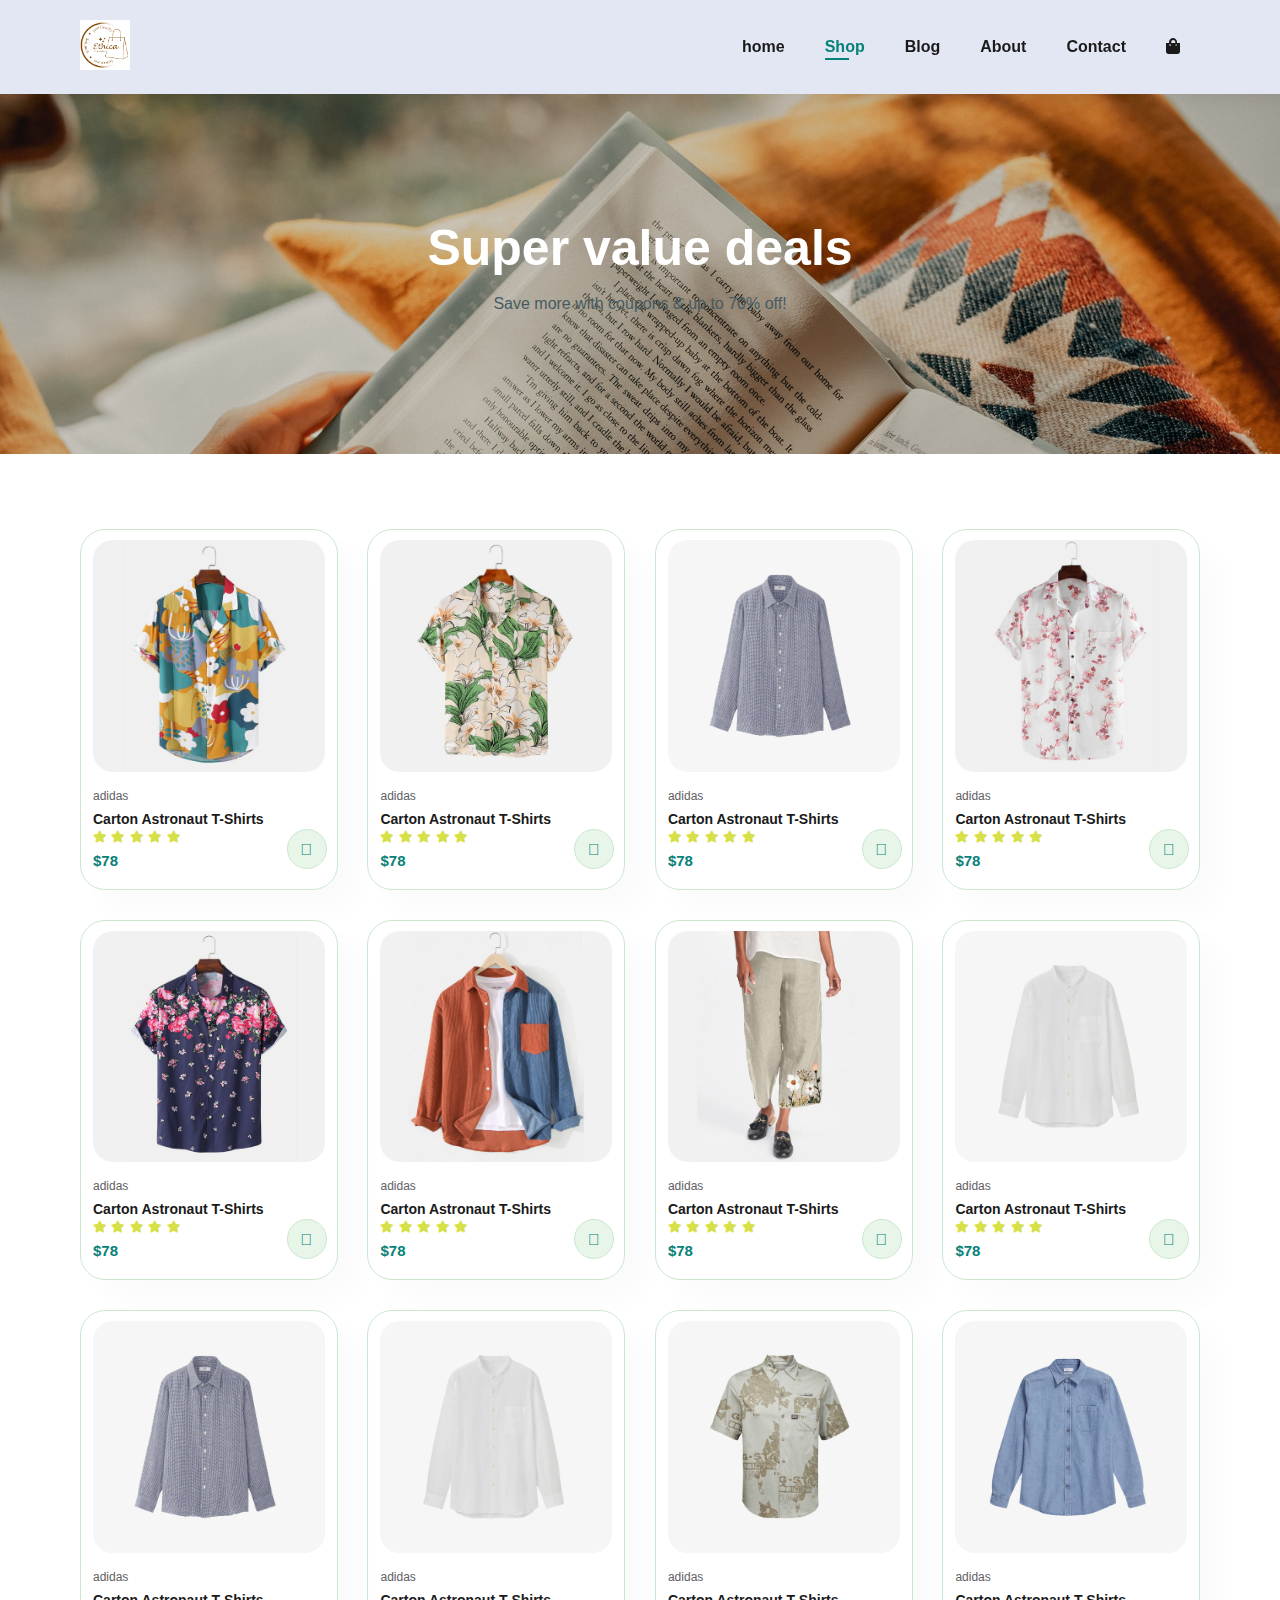
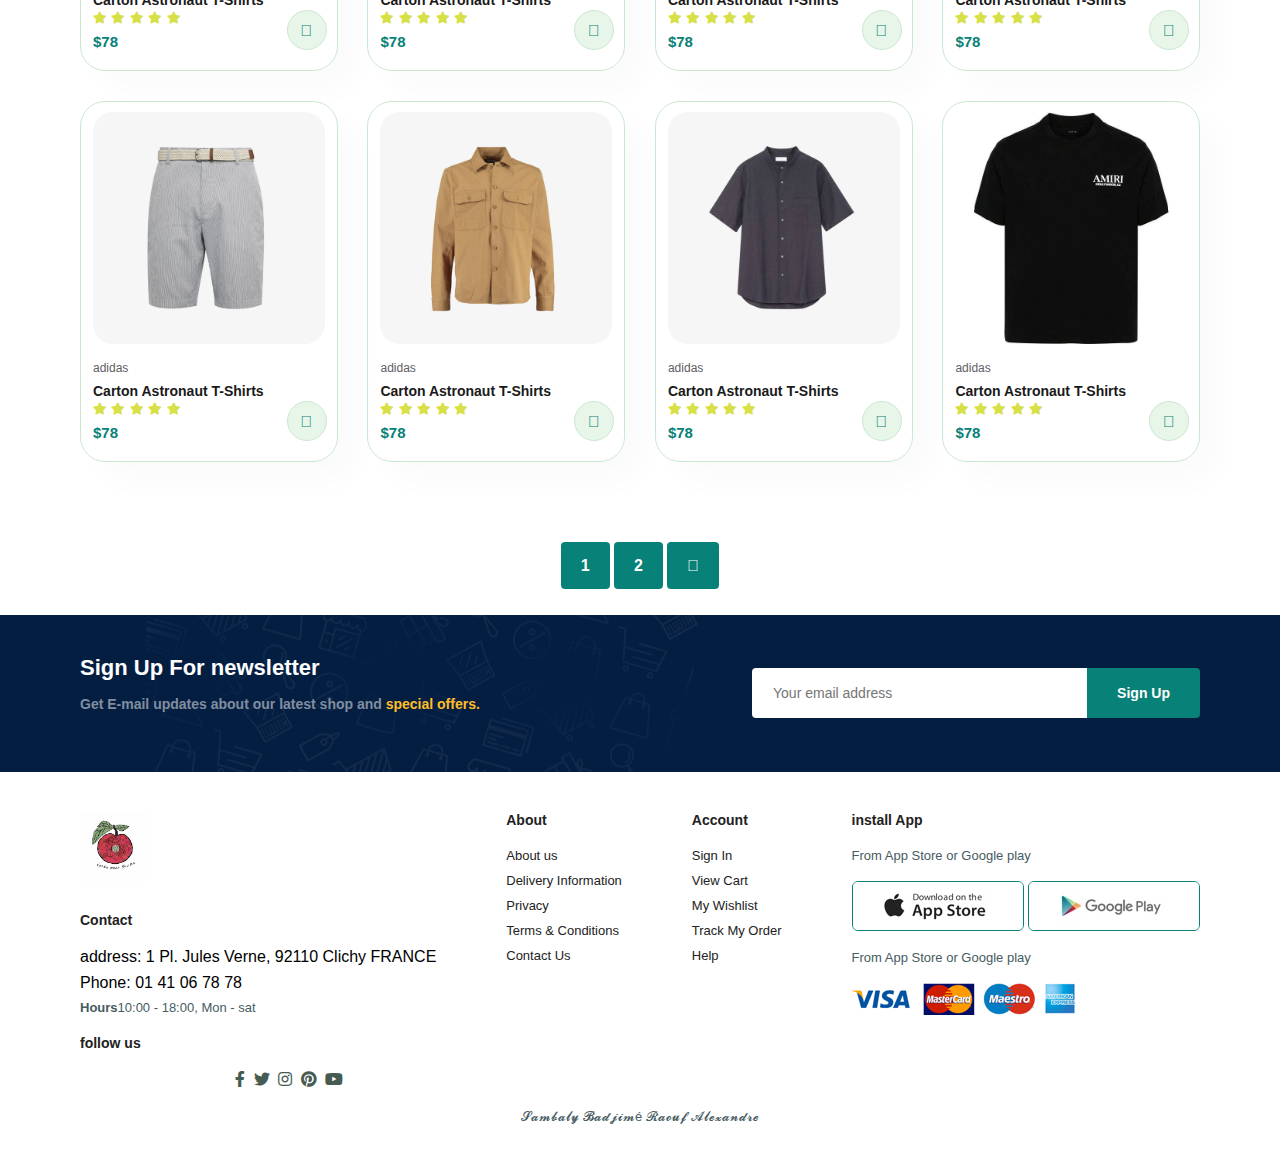
<file: Shop.html>
<!DOCTYPE html>
<html lang="en">
<head>
    <meta charset="UTF-8">
    <meta name="viewport" content="width=device-width, initial-scale=1.0">
    <title>Document</title>
    <link rel="stylesheet" href="https://pro.fontawesome.com/releases/v5.10.0/css/all.css
    ">
    <link rel="stylesheet" href="style1.css">
</head>
<body>

   <section id="header">
    <a href="#"><img src="LOGO 𝓔𝓽𝓱𝓲𝓬𝓪.png" class="text" alt="𝓔𝓽𝓱𝓲𝓬𝓪"></a>
    <div>
        <ul id="navbar">
            <li><a href="index.html">home</a></li>
            <li><a class="active" href="Shop.html">Shop</a></li>
            <li><a href="Blog.html">Blog</a></li>
            <li><a href="About.html">About</a></li>
            <li><a href="Contact.html">Contact</a></li>
            <li id="lg-bag"><a href="cart.html" aria-label="Panier"><i class="fas fa-shopping-bag" id="cart-icon" data-quantitiy="0"></i></a></li>
            <a href="#" id="close"><i class="far fa-times"></i></a>
        </ul>
    </div>
    <div id="mobile">
       <a href="cart.html" aria-label="Panier"><i class="fas fa-shopping-bag"></i></a>
       <i class='bx bx-trash-alt cart-remove' ></i>
    </div>
   </section>
    

   <section id="page-header">
   
    <h2>Super value deals</h2>
    
    <p>Save more with coupons & up to 70% off!</p>
   </section>



   <section id="product1" class="section-p1">
    <div class="pro-container">
        <div class="pro" onclick="window.location.href='sproduct.html';">
            <img src="f1.jpg" alt="">
            <div class="des">
                <span>adidas</span>
                <h5>Carton Astronaut T-Shirts</h5>
                <div class="star">
                    <i class="fas fa-star"></i>
                    <i class="fas fa-star"></i>
                    <i class="fas fa-star"></i>
                    <i class="fas fa-star"></i>
                    <i class="fas fa-star"></i>
                </div>
                <h4>$78</h4>
            </div>
            <a href="#"><i class="fal fa-shopping-cart cart"></i></a>
        </div>
        <div class="pro">
            <img src="f2.jpg" alt="">
            <div class="des">
                <span>adidas</span>
                <h5>Carton Astronaut T-Shirts</h5>
                <div class="star">
                    <i class="fas fa-star"></i>
                    <i class="fas fa-star"></i>
                    <i class="fas fa-star"></i>
                    <i class="fas fa-star"></i>
                    <i class="fas fa-star"></i>
                </div>
                <h4>$78</h4>
            </div>
            <a href="#"><i class="fal fa-shopping-cart cart"></i></a>
        </div>
        <div class="pro">
            <img src="n2.jpg" alt="">
            <div class="des">
                <span>adidas</span>
                <h5>Carton Astronaut T-Shirts</h5>
                <div class="star">
                    <i class="fas fa-star"></i>
                    <i class="fas fa-star"></i>
                    <i class="fas fa-star"></i>
                    <i class="fas fa-star"></i>
                    <i class="fas fa-star"></i>
                </div>
                <h4>$78</h4>
            </div>
            <a href="#"><i class="fal fa-shopping-cart cart"></i></a>
        </div>
        <div class="pro">
            <img src="f4.jpg" alt="">
            <div class="des">
                <span>adidas</span>
                <h5>Carton Astronaut T-Shirts</h5>
                <div class="star">
                    <i class="fas fa-star"></i>
                    <i class="fas fa-star"></i>
                    <i class="fas fa-star"></i>
                    <i class="fas fa-star"></i>
                    <i class="fas fa-star"></i>
                </div>
                <h4>$78</h4>
            </div>
            <a href="#"><i class="fal fa-shopping-cart cart"></i></a>
        </div>
        <div class="pro">
            <img src="f5.jpg" alt="">
            <div class="des">
                <span>adidas</span>
                <h5>Carton Astronaut T-Shirts</h5>
                <div class="star">
                    <i class="fas fa-star"></i>
                    <i class="fas fa-star"></i>
                    <i class="fas fa-star"></i>
                    <i class="fas fa-star"></i>
                    <i class="fas fa-star"></i>
                </div>
                <h4>$78</h4>
            </div>
            <a href="#"><i class="fal fa-shopping-cart cart"></i></a>
        </div>
        <div class="pro">
            <img src="f6.jpg" alt="">
            <div class="des">
                <span>adidas</span>
                <h5>Carton Astronaut T-Shirts</h5>
                <div class="star">
                    <i class="fas fa-star"></i>
                    <i class="fas fa-star"></i>
                    <i class="fas fa-star"></i>
                    <i class="fas fa-star"></i>
                    <i class="fas fa-star"></i>
                </div>
                <h4>$78</h4>
            </div>
            <a href="#"><i class="fal fa-shopping-cart cart"></i></a>
        </div>
        <div class="pro">
            <img src="f7.jpg" alt="">
            <div class="des">
                <span>adidas</span>
                <h5>Carton Astronaut T-Shirts</h5>
                <div class="star">
                    <i class="fas fa-star"></i>
                    <i class="fas fa-star"></i>
                    <i class="fas fa-star"></i>
                    <i class="fas fa-star"></i>
                    <i class="fas fa-star"></i>
                </div>
                <h4>$78</h4>
            </div>
            <a href="#"><i class="fal fa-shopping-cart cart"></i></a>
        </div>
        <div class="pro">
            <img src="n3.jpg" alt="">
            <div class="des">
                <span>adidas</span>
                <h5>Carton Astronaut T-Shirts</h5>
                <div class="star">
                    <i class="fas fa-star"></i>
                    <i class="fas fa-star"></i>
                    <i class="fas fa-star"></i>
                    <i class="fas fa-star"></i>
                    <i class="fas fa-star"></i>
                </div>
                <h4>$78</h4>
            </div>
            <a href="#"><i class="fal fa-shopping-cart cart"></i></a>
        </div>
        
    
        <div class="pro">
            <img src="n2.jpg" alt="">
            <div class="des">
                <span>adidas</span>
                <h5>Carton Astronaut T-Shirts</h5>
                <div class="star">
                    <i class="fas fa-star"></i>
                    <i class="fas fa-star"></i>
                    <i class="fas fa-star"></i>
                    <i class="fas fa-star"></i>
                    <i class="fas fa-star"></i>
                </div>
                <h4>$78</h4>
            </div>
            <a href="#"><i class="fal fa-shopping-cart cart"></i></a>
        </div>
        <div class="pro">
            <img src="n3.jpg" alt="">
            <div class="des">
                <span>adidas</span>
                <h5>Carton Astronaut T-Shirts</h5>
                <div class="star">
                    <i class="fas fa-star"></i>
                    <i class="fas fa-star"></i>
                    <i class="fas fa-star"></i>
                    <i class="fas fa-star"></i>
                    <i class="fas fa-star"></i>
                </div>
                <h4>$78</h4>
            </div>
            <a href="#"><i class="fal fa-shopping-cart cart"></i></a>
        </div>
        <div class="pro">
            <img src="n4.jpg" alt="">
            <div class="des">
                <span>adidas</span>
                <h5>Carton Astronaut T-Shirts</h5>
                <div class="star">
                    <i class="fas fa-star"></i>
                    <i class="fas fa-star"></i>
                    <i class="fas fa-star"></i>
                    <i class="fas fa-star"></i>
                    <i class="fas fa-star"></i>
                </div>
                <h4>$78</h4>
            </div>
            <a href="#"><i class="fal fa-shopping-cart cart"></i></a>
        </div>
        <div class="pro">
            <img src="n5.jpg" alt="">
            <div class="des">
                <span>adidas</span>
                <h5>Carton Astronaut T-Shirts</h5>
                <div class="star">
                    <i class="fas fa-star"></i>
                    <i class="fas fa-star"></i>
                    <i class="fas fa-star"></i>
                    <i class="fas fa-star"></i>
                    <i class="fas fa-star"></i>
                </div>
                <h4>$78</h4>
            </div>
            <a href="#"><i class="fal fa-shopping-cart cart"></i></a>
        </div>
        <div class="pro">
            <img src="n6.jpg" alt="">
            <div class="des">
                <span>adidas</span>
                <h5>Carton Astronaut T-Shirts</h5>
                <div class="star">
                    <i class="fas fa-star"></i>
                    <i class="fas fa-star"></i>
                    <i class="fas fa-star"></i>
                    <i class="fas fa-star"></i>
                    <i class="fas fa-star"></i>
                </div>
                <h4>$78</h4>
            </div>
            <a href="#"><i class="fal fa-shopping-cart cart"></i></a>
        </div>
        <div class="pro">
            <img src="n7.jpg" alt="">
            <div class="des">
                <span>adidas</span>
                <h5>Carton Astronaut T-Shirts</h5>
                <div class="star">
                    <i class="fas fa-star"></i>
                    <i class="fas fa-star"></i>
                    <i class="fas fa-star"></i>
                    <i class="fas fa-star"></i>
                    <i class="fas fa-star"></i>
                </div>
                <h4>$78</h4>
            </div>
            <a href="#"><i class="fal fa-shopping-cart cart"></i></a>
        </div>
        <div class="pro">
            <img src="n8.jpg" alt="">
            <div class="des">
                <span>adidas</span>
                <h5>Carton Astronaut T-Shirts</h5>
                <div class="star">
                    <i class="fas fa-star"></i>
                    <i class="fas fa-star"></i>
                    <i class="fas fa-star"></i>
                    <i class="fas fa-star"></i>
                    <i class="fas fa-star"></i>
                </div>
                <h4>$78</h4>
            </div>
            <a href="#"><i class="fal fa-shopping-cart cart"></i></a>
        </div>
        <div class="pro">
            <img src="n9.jpg" alt="">
            <div class="des">
                <span>adidas</span>
                <h5>Carton Astronaut T-Shirts</h5>
                <div class="star">
                    <i class="fas fa-star"></i>
                    <i class="fas fa-star"></i>
                    <i class="fas fa-star"></i>
                    <i class="fas fa-star"></i>
                    <i class="fas fa-star"></i>
                </div>
                <h4>$78</h4>
            </div>
            <a href="#"><i class="fal fa-shopping-cart cart"></i></a>
        </div>
        
    </div>
   </section>

   <section id="pagination" class="section-p1">
    <a href="#">1</a>
    <a href="#">2</a>
    <a href="#"><i class="fal fa-long-arrow-alt-right"></i></a>
   </section>

   <section id="newsletter" class="section-p1 section-m1">
    <div class="newstext">
        <h4>Sign Up For newsletter</h4>
        <p>Get E-mail updates about our latest shop and <span>special offers.</span> </p>
    </div>
    <div class="form">
        <input type="text" placeholder="Your email address">
        <button class="normal">Sign Up</button>
    </div>
   </section>

    <footer class="section-p1">
        <div class="col">
            <img  class="logo"src="logo du lycée.png" alt="">
            <h4>Contact</h4>
            <p<strong>address: </strong>1 Pl. Jules Verne, 92110 Clichy FRANCE</p>
            <p<strong>Phone: </strong>01 41 06 78 78</p>
         <p><strong>Hours</strong>10:00 - 18:00, Mon - sat</p>
         <div class="follow">
            <h4>follow us</h4>
            <div class="icon">
                <i class="fab fa-facebook-f"></i>
                <i class="fab fa-twitter"></i>
                <i class="fab fa-instagram"></i>
                <i class="fab fa-pinterest"></i>
                <i class="fab fa-youtube"></i>
             </div>
         </div>
        </div>

       <div class="col">
        <h4>About</h4>
        <a href="#">About us</a>
        <a href="#">Delivery Information</a>
        <a href="#">Privacy</a>
        <a href="#">Terms & Conditions</a>
        <a href="#">Contact Us</a>
       </div> 
       
       <div class="col">
        <h4>Account</h4>
        <a href="#">Sign In</a>
        <a href="#">View Cart</a>
        <a href="#">My Wishlist</a>
        <a href="#">Track My Order</a>
        <a href="#">Help</a>
       </div> 

       <div class="col install">
        <h4>install App</h4>
        <p>From App Store or Google play</p>
        <div class="row">
            <img src="app.jpg" alt="">
            <img src="play.jpg" alt="">
        </div>
        <p>From App Store or Google play</p>
        <img src="pay.png" alt="">
       </div>

       <div class="copyright">
            <p>𝓢𝓪𝓶𝓫𝓪𝓵𝔂 𝓑𝓪𝓭𝓳𝓲𝓶é 𝓡𝓪𝓸𝓾𝓯 𝓐𝓵𝓮𝔁𝓪𝓷𝓭𝓻𝓮</p>
       </div>

    </footer>
    <script src="style.js"></script>
</body>
</html>
</file>
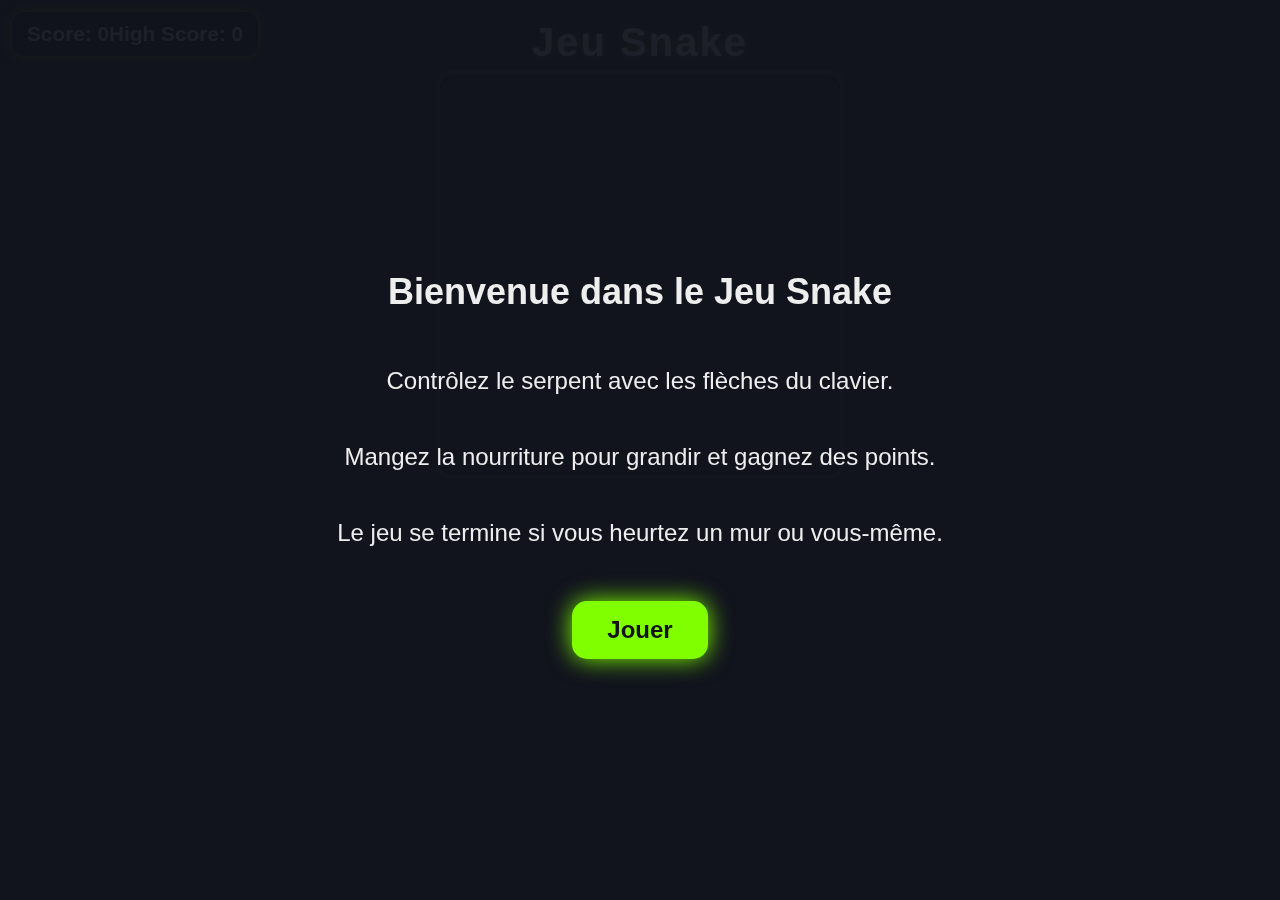
<file: snake.html>
<!DOCTYPE html>
<html lang="fr">
<head>
<meta charset="UTF-8" />
<meta name="viewport" content="width=device-width, initial-scale=1" />
<title>Jeu Snake Amélioré</title>
<style>
  :root {
    --bg-color: #12141d;
    --snake-gradient-start: #7fff00;
    --snake-gradient-end: #32cd32;
    --food-color: #ff4500;
    --food-glow: #ff6f3d;
    --board-border: #444;
    --font-color: #eee;
    --score-bg: rgba(0,0,0,0.4);
    --button-bg: #7fff00;
    --button-hover-bg: #aaff44;
  }
  body {
    margin: 0;
    height: 100vh;
    display: flex;
    flex-direction: column;
    justify-content: flex-start;
    align-items: center;
    background: linear-gradient(135deg, #0a0b13, #12141d);
    color: var(--font-color);
    font-family: 'Segoe UI', Tahoma, Geneva, Verdana, sans-serif;
    user-select: none;
  }
  h1 {
    margin: 20px 0 6px;
    font-weight: 700;
    letter-spacing: 0.05em;
    filter: drop-shadow(0 0 5px #7fff00aa);
    font-size: 2.5rem;
  }
  #score-panel {
    position: fixed;
    top: 12px;
    left: 12px;
    background: var(--score-bg);
    padding: 10px 15px;
    border-radius: 12px;
    font-weight: 700;
    font-size: 1.3rem;
    box-shadow: 0 0 12px var(--snake-gradient-start);
    min-width: 160px;
    display: flex;
    justify-content: space-between;
    user-select: none;
  }
  #score-panel span {
    user-select: none;
  }
  #game-board {
    position: relative;
    width: 400px;
    height: 400px;
    background-color: var(--bg-color);
    border: 4px solid var(--board-border);
    border-radius: 15px;
    box-shadow: 0 0 25px inset #000a;
    display: grid;
    grid-template-columns: repeat(20, 1fr);
    grid-template-rows: repeat(20, 1fr);
    touch-action: none;
  }
  .cell {
    width: 100%;
    height: 100%;
    transition: background-color 0.15s ease;
    position: relative;
  }
  .snake {
    background: linear-gradient(45deg, var(--snake-gradient-start), var(--snake-gradient-end));
    box-shadow: 0 0 12px var(--snake-gradient-start);
    border-radius: 0.4rem;
    transition: background-color 0.25s, box-shadow 0.25s;
  }
  .snake-head {
    border-radius: 50% 50% 50% 50% / 65% 65% 35% 35%;
    box-shadow: 0 0 18px 3px var(--snake-gradient-end);
    position: relative;
    z-index: 1;
  }
  .food {
    background-color: var(--food-color);
    box-shadow: 0 0 12px 4px var(--food-glow);
    border-radius: 50%;
    transform: scale(0.8);
    animation: pulse 1.4s infinite ease-in-out;
    position: relative;
  }
  #game-over {
    position: absolute;
    top: 0; left: 0;
    width: 100%; height: 100%;
    background: rgba(30,30,47,0.92);
    display: flex;
    justify-content: center;
    align-items: center;
    flex-direction: column;
    color: var(--font-color);
    font-size: 2.5rem;
    border-radius: 15px;
    opacity: 0;
    pointer-events: none;
    transition: opacity 0.5s ease;
    z-index: 10;
  }
  #game-over.show {
    opacity: 1;
    pointer-events: all;
  }
  #game-over button {
    margin-top: 25px;
    background: var(--button-bg);
    border: none;
    border-radius: 12px;
    color: #111;
    font-weight: 700;
    font-size: 1.3rem;
    padding: 12px 26px;
    cursor: pointer;
    transition: background-color 0.3s ease;
    box-shadow: 0 0 18px var(--snake-gradient-start);
  }
  #game-over button:hover {
    background: var(--button-hover-bg);
  }
  #start-screen {
    position: fixed;
    top: 0; left: 0;
    width: 100vw; height: 100vh;
    background: rgba(18,20,29,0.95);
    display: flex;
    flex-direction: column;
    justify-content: center;
    align-items: center;
    color: var(--font-color);
    font-size: 1.5rem;
    border-radius: 0;
    z-index: 50;
    user-select: none;
  }
  #start-screen button {
    margin-top: 30px;
    background: var(--button-bg);
    border: none;
    border-radius: 15px;
    color: #111;
    font-weight: 700;
    font-size: 1.5rem;
    padding: 15px 35px;
    cursor: pointer;
    box-shadow: 0 0 25px var(--snake-gradient-start);
    transition: background-color 0.3s ease;
    user-select: none;
  }
  #start-screen button:hover {
    background: var(--button-hover-bg);
  }
  #pause-indicator {
    position: fixed;
    top: 12px;
    right: 16px;
    background: var(--score-bg);
    padding: 10px 16px;
    border-radius: 12px;
    font-weight: 700;
    font-size: 1.3rem;
    box-shadow: 0 0 12px var(--snake-gradient-start);
    user-select: none;
    cursor: pointer;
    display: none;
  }
  #pause-indicator.show {
    display: block;
  }
  @keyframes pulse {
    0%, 100% {
      transform: scale(0.8);
      box-shadow: 0 0 12px 4px var(--food-glow);
    }
    50% {
      transform: scale(1);
      box-shadow: 0 0 22px 10px var(--food-glow);
    }
  }
  @media (max-width: 480px) {
    #game-board {
      width: 90vw;
      height: 90vw;
    }
    h1 {
      font-size: 2rem;
      margin: 14px 0 8px;
    }
    #score-panel {
      font-size: 1rem;
      padding: 6px 10px;
      min-width: 130px;
    }
    #pause-indicator {
      font-size: 1rem;
      padding: 6px 14px;
    }
  }
</style>
</head>
<body>
<h1>Jeu Snake</h1>

<div id="score-panel">
  <span>Score: <span id="score">0</span></span>
  <span>High Score: <span id="high-score">0</span></span>
</div>
<div id="pause-indicator" title="Cliquez pour reprendre le jeu (P)">PAUSE</div>
<div id="game-board"></div>

<div id="start-screen" role="dialog" aria-modal="true" aria-labelledby="start-title" class="show">
  <h2 id="start-title">Bienvenue dans le Jeu Snake</h2>
  <p>Contrôlez le serpent avec les flèches du clavier.</p>
  <p>Mangez la nourriture pour grandir et gagnez des points.</p>
  <p>Le jeu se termine si vous heurtez un mur ou vous-même.</p>
  <button id="start-btn" aria-label="Démarrer le jeu">Jouer</button>
</div>

<div id="game-over" role="alert" aria-live="assertive">
  <div>Fin du Jeu !</div>
  <button id="restart-btn" aria-label="Rejouer">Rejouer</button>
</div>

<script>
(() => {
  const boardSize = 20;
  const board = document.getElementById('game-board');
  const scoreDisplay = document.getElementById('score');
  const highScoreDisplay = document.getElementById('high-score');
  const gameOverOverlay = document.getElementById('game-over');
  const restartBtn = document.getElementById('restart-btn');
  const startScreen = document.getElementById('start-screen');
  const startBtn = document.getElementById('start-btn');
  const pauseIndicator = document.getElementById('pause-indicator');

  // Sound effects
  const eatSound = new Audio('https://actions.google.com/sounds/v1/cartoon/clang_and_wobble.ogg');
  const gameOverSound = new Audio('https://actions.google.com/sounds/v1/cartoon/cartoon_boing.ogg');

  let cells = [];
  for(let i=0; i<boardSize*boardSize; i++) {
    const cell = document.createElement('div');
    cell.classList.add('cell');
    board.appendChild(cell);
    cells.push(cell);
  }

  let snake = [2,1,0]; 
  let direction = 1;
  let foodIndex = 0;
  let score = 0;
  let intervalTime = 200;
  let gameInterval = null;
  let changingDirection = false;
  let paused = false;
  let gameStarted = false;

  let highScore = localStorage.getItem('snakeHighScore') || 0;
  highScoreDisplay.textContent = highScore;

  function startGame() {
    snake = [2,1,0];
    direction = 1;
    score = 0;
    intervalTime = 200;
    changingDirection = false;
    paused = false;
    gameStarted = true;
    scoreDisplay.textContent = score;
    pauseIndicator.classList.remove('show');
    gameOverOverlay.classList.remove('show');
    startScreen.classList.remove('show');
    clearInterval(gameInterval);
    cells.forEach(cell => cell.className = 'cell');
    snake.forEach(idx => cells[idx].classList.add('snake'));
    cells[snake[0]].classList.add('snake-head');
    placeFood();
    gameInterval = setInterval(moveSnake, intervalTime);
  }

  function placeFood() {
    do {
      foodIndex = Math.floor(Math.random() * cells.length);
    } while(snake.includes(foodIndex));
    cells.forEach(cell => cell.classList.remove('food'));
    cells[foodIndex].classList.add('food');
  }

  function moveSnake() {
    if(paused) return;

    changingDirection = false;
    const head = snake[0];
    const newHead = head + direction;

    // Check collisions
    const hitWall = 
      (direction === 1 && (newHead % boardSize === 0)) || // right wall
      (direction === -1 && (head % boardSize === 0)) ||  // left wall
      (direction === boardSize && newHead >= boardSize*boardSize) || // bottom wall
      (direction === -boardSize && newHead < 0); // top wall

    if(hitWall || snake.includes(newHead)) {
      endGame();
      return;
    }

    snake.unshift(newHead);

    if(newHead === foodIndex) {
      score++;
      scoreDisplay.textContent = score;
      playSound(eatSound);
      if(score > highScore) {
        highScore = score;
        localStorage.setItem('snakeHighScore', highScore);
        highScoreDisplay.textContent = highScore;
      }
      placeFood();
      // Speed up game slightly
      if(intervalTime > 50) {
        intervalTime -= 5;
        clearInterval(gameInterval);
        gameInterval = setInterval(moveSnake, intervalTime);
      }
    } else {
      // Remove tail
      const tail = snake.pop();
      cells[tail].classList.remove('snake');
    }

    cells.forEach(cell => cell.classList.remove('snake-head'));
    snake.forEach(idx => cells[idx].classList.add('snake'));
    cells[snake[0]].classList.add('snake-head');
  }

  function changeDirection(e) {
    if(!gameStarted || changingDirection) return;
    changingDirection = true;

    const keyPressed = e.key;
    const goingUp = direction === -boardSize;
    const goingDown = direction === boardSize;
    const goingLeft = direction === -1;
    const goingRight = direction === 1;

    if(keyPressed === 'ArrowUp' && !goingDown) direction = -boardSize;
    else if(keyPressed === 'ArrowDown' && !goingUp) direction = boardSize;
    else if(keyPressed === 'ArrowLeft' && !goingRight) direction = -1;
    else if(keyPressed === 'ArrowRight' && !goingLeft) direction = 1;
    else if(keyPressed === 'p' || keyPressed === 'P') togglePause();
  }

  function togglePause() {
    if(!gameStarted) return;
    paused = !paused;
    pauseIndicator.classList.toggle('show', paused);
  }

  function endGame() {
    playSound(gameOverSound);
    gameStarted = false;
    clearInterval(gameInterval);
    gameOverOverlay.classList.add('show');
  }

  function playSound(sound) {
    sound.pause();
    sound.currentTime = 0;
    sound.play().catch(() => {}); // Ignore errors (ex: autoplay blocked)
  }

  restartBtn.addEventListener('click', () => {
    startGame();
  });

  startBtn.addEventListener('click', () => {
    startGame();
  });

  document.addEventListener('keydown', changeDirection);
  pauseIndicator.addEventListener('click', togglePause);
})();
</script>

</body>
</html>
</file>
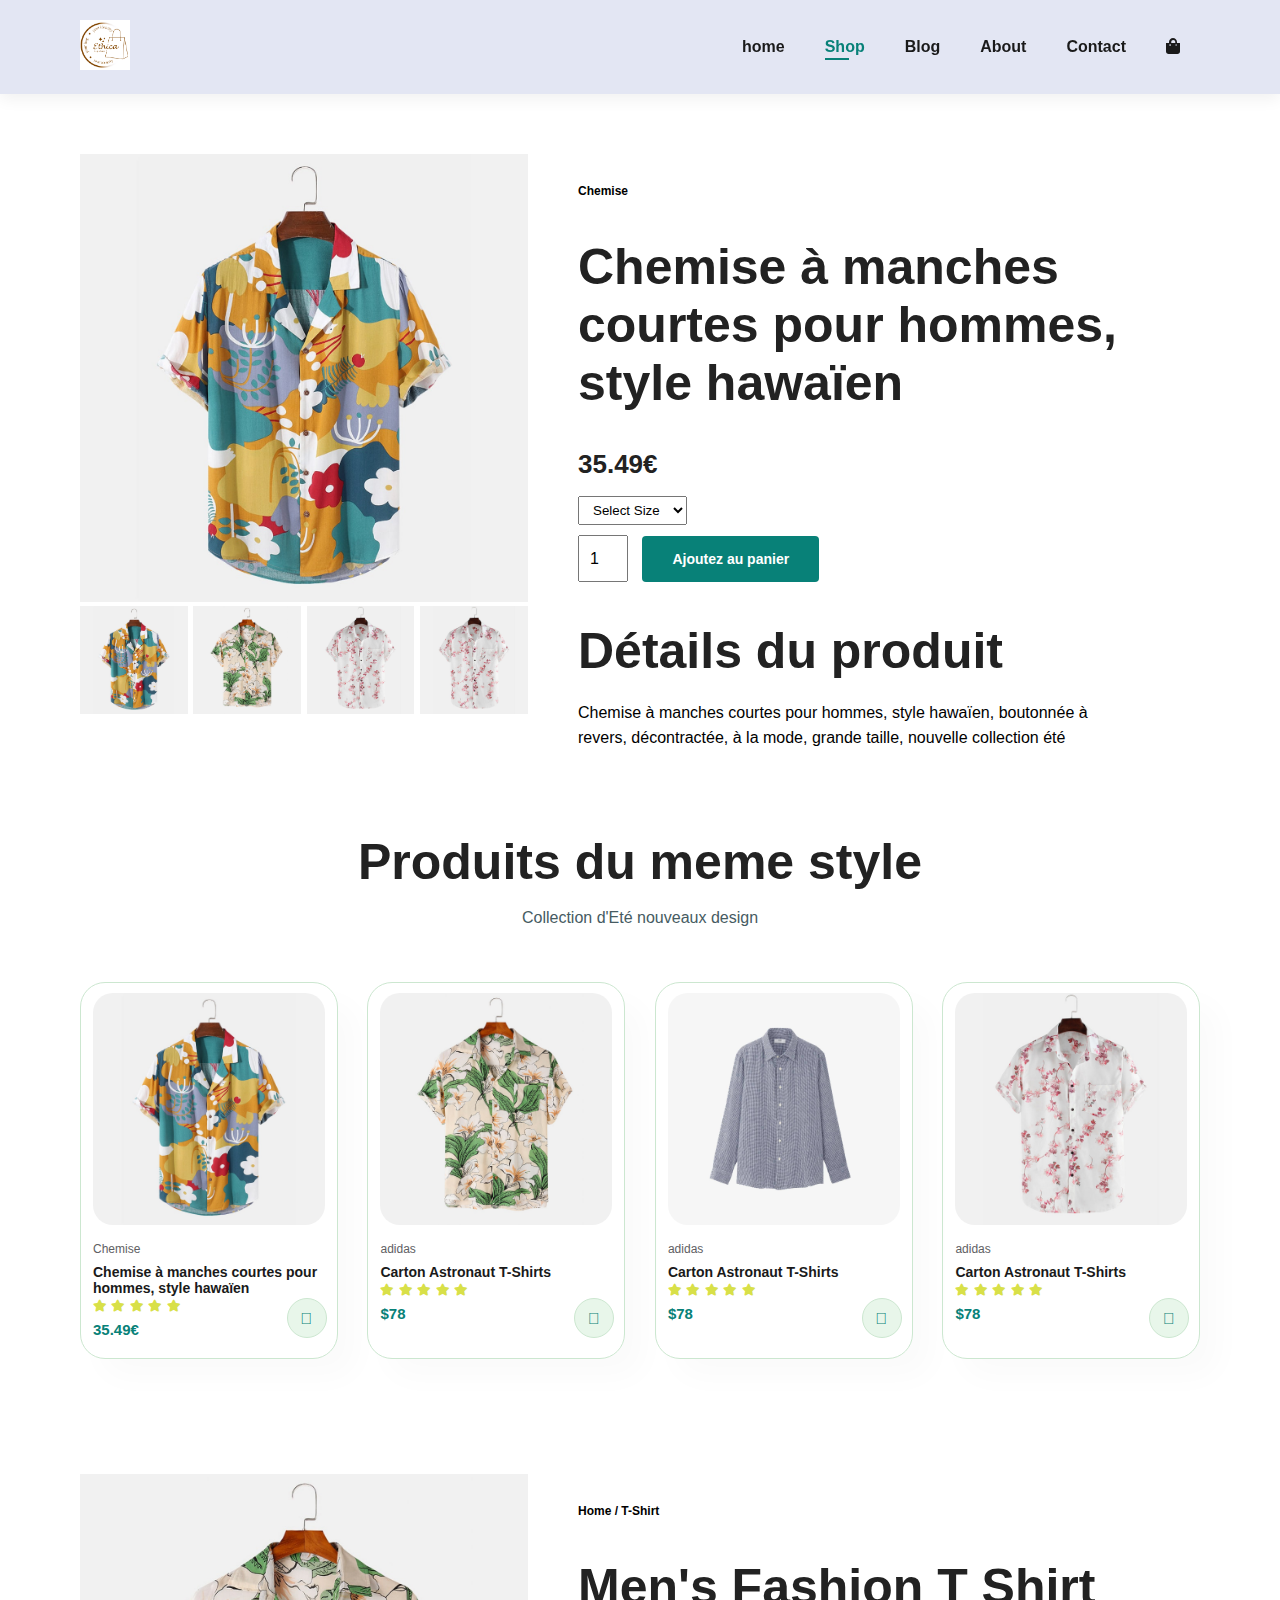
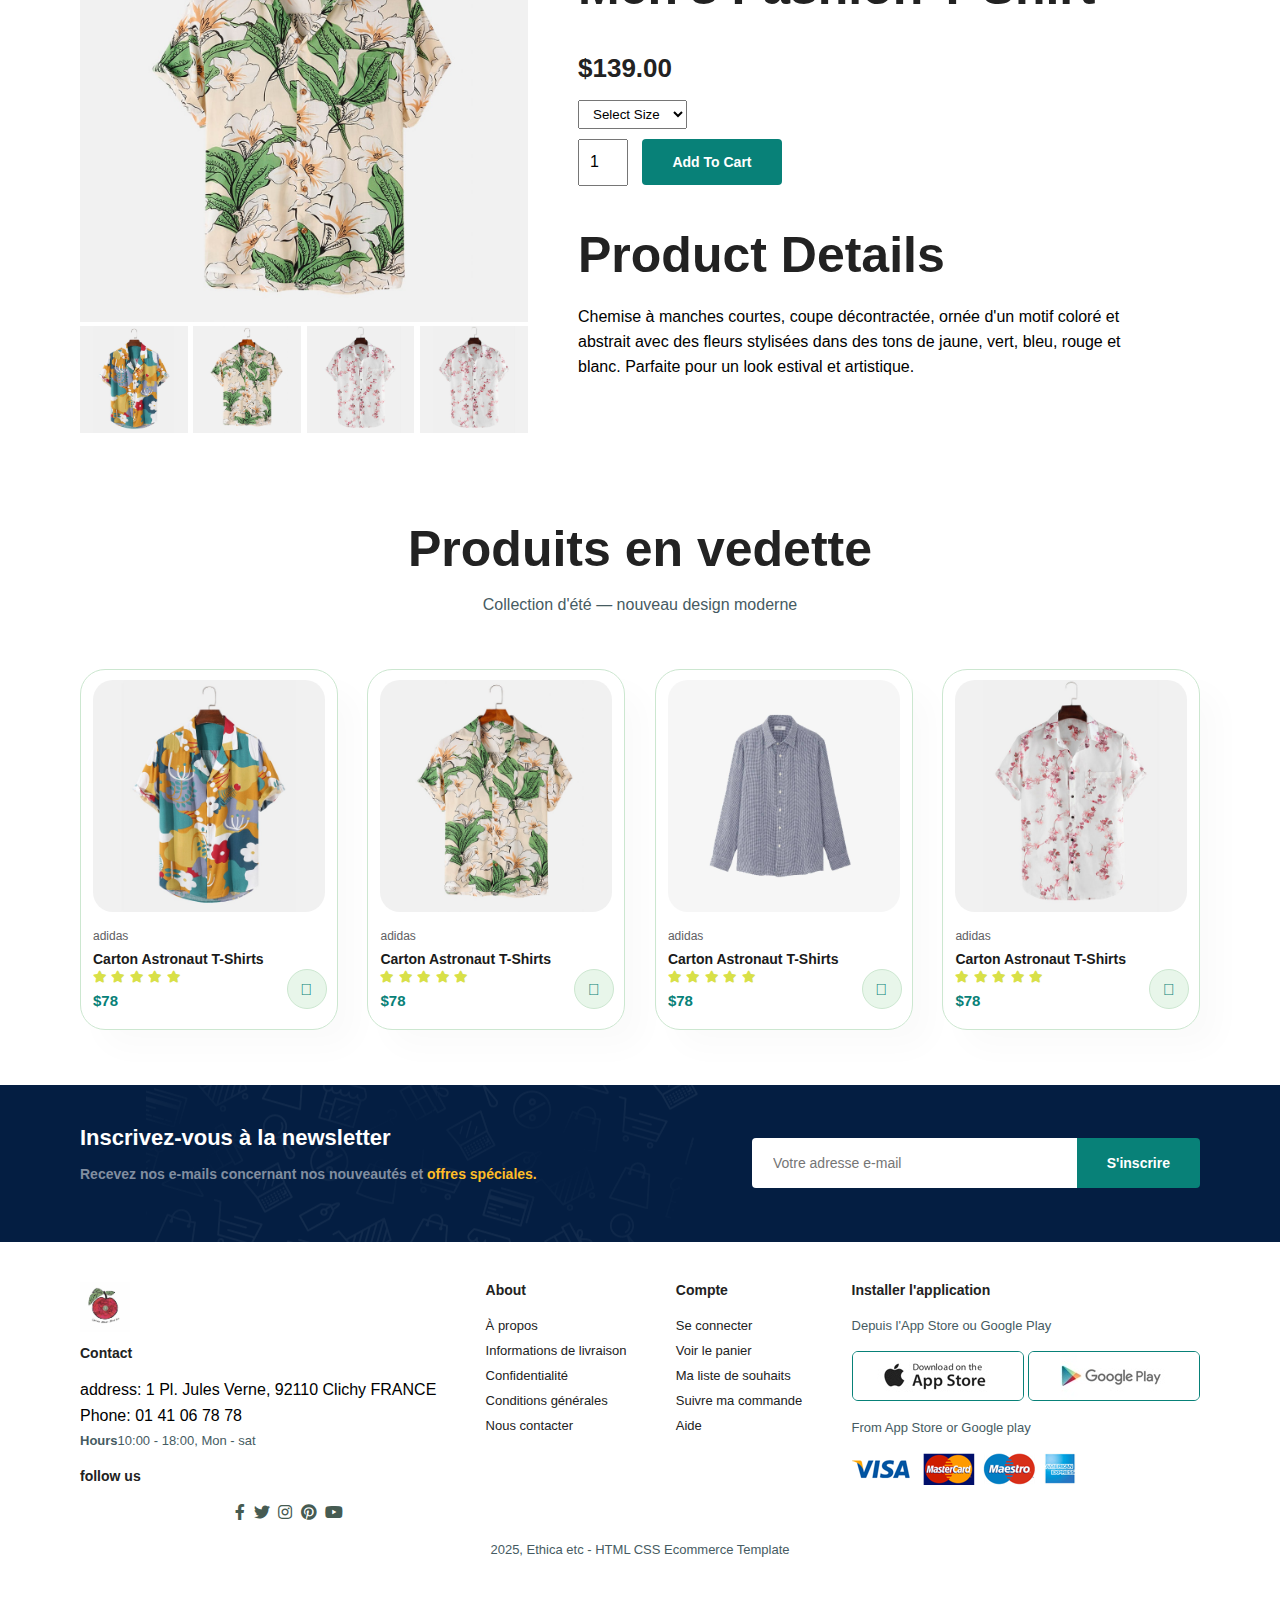
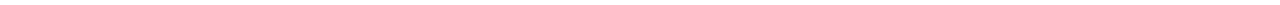
<file: sproduct.html>
<!DOCTYPE html>
<html lang="en">
<head>
    <meta charset="UTF-8">
    <meta name="viewport" content="width=device-width, initial-scale=1.0">
    <title>Document</title>
    <link rel="stylesheet" href="https://pro.fontawesome.com/releases/v5.10.0/css/all.css
    ">
    <link rel="stylesheet" href="style1.css">
</head>
<body>

   <section id="header">
    <a href="#"><img src="LOGO 𝓔𝓽𝓱𝓲𝓬𝓪.png" class="text" alt="𝓔𝓽𝓱𝓲𝓬𝓪"></a>
    <div>
        <ul id="navbar">
            <li><a href="index.html">home</a></li>
            <li><a class="active" href="Shop.html">Shop</a></li>
            <li><a href="Blog.html">Blog</a></li>
            <li><a href="About.html">About</a></li>
            <li><a href="Contact.html">Contact</a></li>
            <li id="lg-bag"><a href="cart.html" aria-label="Panier"><i class="fas fa-shopping-bag"></i></a></li>
            <a href="#" id="close"><i class="far fa-times"></i></a>
        </ul>
    </div>
    <div id="mobile">
       <a href="cart.html" aria-label="Panier"><i class="fas fa-shopping-bag"></i></a>
        <i id="bar" class="fas fa-bars"></i>
    </div>
   </section>
    
   <section id="prodetails" class="section-p1">
    <div class="single-pro-image">
        <img src="f1.jpg" width="100%" id="MainImg" alt="">

        <div class="small-img-group">
            <div class="small-img-col">
                <img src="f1.jpg" width="100%" class="small-img" alt="">
            </div>
            <div class="small-img-col">
                <img src="f2.jpg" width="100%" class="small-img" alt="">
            </div>
            <div class="small-img-col">
                <img src="f4.jpg" width="100%" class="small-img" alt="">
            </div>
            <div class="small-img-col">
                <img src="f4.jpg" width="100%" class="small-img" alt="">
            </div>
        </div>
    </div>
    <div class="single-pro-details">
        <h6>Chemise</h6>
        <h4>Chemise à manches courtes pour hommes, style hawaïen</h4>
        <h2>35.49€</h2>
        <select>
            <option>Select Size</option>
            <option>S</option>
            <option>M</option>
            <option>L</option>
            <option>XL</option>
        </select>
        <input type="number" value="1">
        <button class="normal">Ajoutez au panier</button>
        <h4>Détails du produit</h4>
        <span>Chemise à manches courtes pour hommes, style hawaïen, boutonnée à revers, décontractée, à la mode, grande taille, nouvelle collection été</span>
    </div>
    <div></div>
   </section>

   <section id="product1" class="section-p1">
    <h2>Produits du meme style</h2>
    <p>Collection d'Eté nouveaux design</p>
    <div class="pro-container">
        <div class="pro">
            <img src="f1.jpg" alt="">
            <div class="des">
                <span>Chemise</span>
                <h5>Chemise à manches courtes pour hommes, style hawaïen</h5>
                <div class="star">
                    <i class="fas fa-star"></i>
                    <i class="fas fa-star"></i>
                    <i class="fas fa-star"></i>
                    <i class="fas fa-star"></i>
                    <i class="fas fa-star"></i>
                </div>
                <h4>35.49€</h4>
            </div>
            <a href="#"><i class="fal fa-shopping-cart cart"></i></a>
        </div>
        <div class="pro">
            <img src="f2.jpg" alt="">
            <div class="des">
                <span>adidas</span>
                <h5>Carton Astronaut T-Shirts</h5>
                <div class="star">
                    <i class="fas fa-star"></i>
                    <i class="fas fa-star"></i>
                    <i class="fas fa-star"></i>
                    <i class="fas fa-star"></i>
                    <i class="fas fa-star"></i>
                </div>
                <h4>$78</h4>
            </div>
            <a href="#"><i class="fal fa-shopping-cart cart"></i></a>
        </div>
        <div class="pro">
            <img src="n2.jpg" alt="">
            <div class="des">
                <span>adidas</span>
                <h5>Carton Astronaut T-Shirts</h5>
                <div class="star">
                    <i class="fas fa-star"></i>
                    <i class="fas fa-star"></i>
                    <i class="fas fa-star"></i>
                    <i class="fas fa-star"></i>
                    <i class="fas fa-star"></i>
                </div>
                <h4>$78</h4>
            </div>
            <a href="#"><i class="fal fa-shopping-cart cart"></i></a>
        </div>
        <div class="pro">
            <img src="f4.jpg" alt="">
            <div class="des">
                <span>adidas</span>
                <h5>Carton Astronaut T-Shirts</h5>
                <div class="star">
                    <i class="fas fa-star"></i>
                    <i class="fas fa-star"></i>
                    <i class="fas fa-star"></i>
                    <i class="fas fa-star"></i>
                    <i class="fas fa-star"></i>
                </div>
                <h4>$78</h4>
            </div>
            <a href="#"><i class="fal fa-shopping-cart cart"></i></a>
        </div>
       
        
    </div>
   </section>

      <section id="prodetails" class="section-p1">
    <div class="single-pro-image">
        <img src="f2.jpg" width="100%" id="MainImg" alt="">

        <div class="small-img-group">
            <div class="small-img-col">
                <img src="f1.jpg" width="100%" class="small-img" alt="">
            </div>
            <div class="small-img-col">
                <img src="f2.jpg" width="100%" class="small-img" alt="">
            </div>
            <div class="small-img-col">
                <img src="f4.jpg" width="100%" class="small-img" alt="">
            </div>
            <div class="small-img-col">
                <img src="f4.jpg" width="100%" class="small-img" alt="">
            </div>
        </div>
    </div>
    <div class="single-pro-details">
        <h6>Home / T-Shirt</h6>
        <h4>Men's Fashion T Shirt</h4>
        <h2>$139.00</h2>
        <select>
            <option>Select Size</option>
            <option>XL</option>
            <option>XXL</option>
            <option>Small</option>
            <option>Large</option>
        </select>
        <input type="number" value="1">
        <button class="normal">Add To Cart</button>
        <h4>Product Details</h4>
        <span>Chemise à manches courtes, coupe décontractée,
             ornée d'un motif coloré et abstrait avec des fleurs
              stylisées dans des tons de jaune, vert, bleu, rouge et blanc.
               Parfaite pour un look estival et artistique.</span>
    </div>
    <div></div>
   </section>

   <section id="product1" class="section-p1">
    <h2>Produits en vedette</h2>
    <p>Collection d'été — nouveau design moderne</p>
    <div class="pro-container">
        <div class="pro">
            <img src="f1.jpg" alt="">
            <div class="des">
                <span>adidas</span>
                <h5>Carton Astronaut T-Shirts</h5>
                <div class="star">
                    <i class="fas fa-star"></i>
                    <i class="fas fa-star"></i>
                    <i class="fas fa-star"></i>
                    <i class="fas fa-star"></i>
                    <i class="fas fa-star"></i>
                </div>
                <h4>$78</h4>
            </div>
            <a href="#"><i class="fal fa-shopping-cart cart"></i></a>
        </div>
        <div class="pro">
            <img src="f2.jpg" alt="">
            <div class="des">
                <span>adidas</span>
                <h5>Carton Astronaut T-Shirts</h5>
                <div class="star">
                    <i class="fas fa-star"></i>
                    <i class="fas fa-star"></i>
                    <i class="fas fa-star"></i>
                    <i class="fas fa-star"></i>
                    <i class="fas fa-star"></i>
                </div>
                <h4>$78</h4>
            </div>
            <a href="#"><i class="fal fa-shopping-cart cart"></i></a>
        </div>
        <div class="pro">
            <img src="n2.jpg" alt="">
            <div class="des">
                <span>adidas</span>
                <h5>Carton Astronaut T-Shirts</h5>
                <div class="star">
                    <i class="fas fa-star"></i>
                    <i class="fas fa-star"></i>
                    <i class="fas fa-star"></i>
                    <i class="fas fa-star"></i>
                    <i class="fas fa-star"></i>
                </div>
                <h4>$78</h4>
            </div>
            <a href="#"><i class="fal fa-shopping-cart cart"></i></a>
        </div>
        <div class="pro">
            <img src="f4.jpg" alt="">
            <div class="des">
                <span>adidas</span>
                <h5>Carton Astronaut T-Shirts</h5>
                <div class="star">
                    <i class="fas fa-star"></i>
                    <i class="fas fa-star"></i>
                    <i class="fas fa-star"></i>
                    <i class="fas fa-star"></i>
                    <i class="fas fa-star"></i>
                </div>
                <h4>$78</h4>
            </div>
            <a href="#"><i class="fal fa-shopping-cart cart"></i></a>
        </div>
       
        
    </div>
   </section>

   <section id="newsletter" class="section-p1 section-m1">
    <div class="newstext">
        <h4>Inscrivez-vous à la newsletter</h4>
        <p>Recevez nos e-mails concernant nos nouveautés et <span>offres spéciales.</span> </p>
    </div>
    <div class="form">
        <input type="text" placeholder="Votre adresse e-mail">
        <button class="normal">S'inscrire</button>
    </div>
   </section>

    <footer class="section-p1">
        <div class="col">
            <a href="#"><img src="logo du lycée.png" class="text" alt="𝓔𝓽𝓱𝓲𝓬𝓪"></a>
            <h4>Contact</h4>
            <p<strong>address: </strong>1 Pl. Jules Verne, 92110 Clichy FRANCE</p>
            <p<strong>Phone: </strong>01 41 06 78 78</p>
         <p><strong>Hours</strong>10:00 - 18:00, Mon - sat</p>
         <div class="follow">
            <h4>follow us</h4>
            <div class="icon">
                <i class="fab fa-facebook-f"></i>
                <i class="fab fa-twitter"></i>
                <i class="fab fa-instagram"></i>
                <i class="fab fa-pinterest"></i>
                <i class="fab fa-youtube"></i>
             </div>
         </div>
        </div>

       <div class="col">
        <h4>About</h4>
        <a href="#">À propos</a>
        <a href="#">Informations de livraison</a>
        <a href="#">Confidentialité</a>
        <a href="#">Conditions générales</a>
        <a href="#">Nous contacter</a>
       </div> 
       
       <div class="col">
        <h4>Compte</h4>
        <a href="#">Se connecter</a>
        <a href="#">Voir le panier</a>
        <a href="#">Ma liste de souhaits</a>
        <a href="#">Suivre ma commande</a>
        <a href="#">Aide</a>
       </div> 

       <div class="col install">
        <h4>Installer l'application</h4>
        <p>Depuis l'App Store ou Google Play</p>
        <div class="row">
            <img src="app.jpg" alt="">
            <img src="play.jpg" alt="">
        </div>
        <p>From App Store or Google play</p>
        <img src="pay.png" alt="">
       </div>

       <div class="copyright">
            <p>2025, Ethica etc - HTML CSS Ecommerce Template </p>
       </div>

    </footer>

    <script>
        var MainImg = document.getElementById("MainImg");
        var smallimg = document.getElementsByClassName("small-img");


        smallimg[0].onclick = function(){
            MainImg.src = smallimg[0].src;
        }
        smallimg[1].onclick = function(){
            MainImg.src = smallimg[1].src;
        }
        smallimg[2].onclick = function(){
            MainImg.src = smallimg[2].src;
        }
        smallimg[3].onclick = function(){
            MainImg.src = smallimg[3].src;
        }
    </script>

    <script src="style.js"></script>
</body>
</html>
</file>
<file: style1.css>
@import url('https://fonts.googleapis.com/css2?family=Edu+AU+VIC+WA+NT+Arrows:wght@400..700&display=swap');
*{
    margin: 0;
    padding: 0;
    box-sizing: border-box;
    font-family: 'spartan', sans-serif;
}
h1{
    font-size: 50px;
    line-height: 64px;
    color: #222;
}
h2{
    font-size: 50px;
    line-height: 64px;
    color: #222;
}
h4{
    font-size: 50px;
    color: #222;
}
h6{
    font-weight: 700;
    font-size: 12px;
}
p {
    font-size: 16px;
    color: #465b62;
    margin: 15px 0 20px 0;
}
.section-p1 {
    padding: 40px 80px;
}
section-m1 {
    padding: 40px 0;
}

button.normal{
    font-size: 14px;
    font-weight: 600;
    padding: 15px 30px;
    color: #000;
    background-color: #fff;
    border-radius: 4px;
    cursor: pointer;
    border: none;
    outline: none;
    transition: 0.2s;
}
button.white {
    font-size: 13px;
    font-weight: 600;
    padding: 11px 18px;
    color: #fff;
    background-color: transparent;
    cursor: pointer;
    border: 1px solid #fff;
    outline: none;
    transition: 0.2s;
  }

  
body {
    width: 100%;
}
/* header Start */
#header{
    display: flex;
    align-items: center;
    justify-content: space-between;
    padding: 20px 80px;
    background-color: #e3e6f3;
    box-shadow: 0 5px 15px rgb(0, 0, 0,0.06);
    z-index: 999;
    position: sticky;
    top: 0;
    left: 0;
}
.text{
    width: 50px;
    height: auto;
}

#navbar{
    display: flex;
    align-items: center;
    justify-content: center;
}
#navbar li{
    list-style: none;
    padding: 0 20px;
    position: relative;
}
#navbar li a{
    text-decoration: none;
    font-size: 16px;
    font-weight: 600;
    color: #1a1a1a;
    transition: 0.3s ease;
}
#navbar li a:hover,
#navbar li a.active{
    color: #088178;
}
#navbar li a.active::after,
#navbar li a:hover::after{
    content: "";
    width: 30%;
    height: 2px;
    background: #088178;
    position: absolute;
    bottom: -4px;
    left: 20px;
}

#mobile{
    display: none;
    align-items: center;
}

#close{
    display: none;
}

/* Home page */
#hero{
    background-image: url(slider0.jpg);
    height: 90vh;
    width: 100%;
    background-size: cover;
    background-position: top 25% right 0;
    padding: 0 80px;
    display: flex;
    flex-direction: column;
    align-items: flex-start;
    justify-content: center;
}
#hero h4{
    padding-bottom: 15px;
}
#hero h1{
    color: #088178;
}
#hero button{
    background-image: url(button.png);
    background-color: transparent;
    color: #088178;
    border: 0;
    padding: 14px 80px 14px 65px;
    background-repeat: no-repeat;
    cursor: pointer;
    font-weight: 700;
    font-size: 15px;
}
#feature{
    display: flex;
    align-items: center;
    justify-content: space-between;
    flex-wrap: wrap;
}
#feature .fe-box{
    width: 180px;
    text-align: center;
    padding: 25px 15px;
    box-shadow: 20px 20px 34px rgb(0, 0, 0,0.03);
    border: 1px solid #cce7d0;
    border-radius: 4px;
    margin: 15px 0;
}
#feature .fe-box:hover{
    box-shadow: 10px 10px 54px rgb(70, 62, 221,0.1);

}
#feature .fe-box img{
    width: 100%;
    margin-bottom: 10px;
}
#feature .fe-box h6{
    display: inline-block;
    padding: 9px 8px 6px 8px;
    line-height: 1;
    border-radius: 4px;
    color: #088178;
    background-color: #fddde4;
}
#feature .fe-box:nth-child(2) h6{
    background-color: #cdebbc;
}
#feature .fe-box:nth-child(3) h6{
    background-color: #d1e8f2;
}
#feature .fe-box:nth-child(4) h6{
    background-color: #cdd4f8;
}
#feature .fe-box:nth-child(5) h6{
    background-color: #f6dbf6;
}
#feature .fe-box:nth-child(6) h6{
    background-color: #fff2e5;
}

#product1{
    text-align: center;
}

#product1 .pro-container{
    display: flex;
    justify-content: space-between;
    padding-top: 20px;
    flex-wrap: wrap;
}

#product1 .pro{
    width: 23%;
    min-width: 250px;
    padding: 10px 12px;
    border: 1px solid #cce7d0;
    border-radius: 25px;
    cursor: pointer;
    box-shadow: 20px 20px 30px rgb(0, 0, 0,0.02);
    margin: 15px 0;
    transition: 0.2s ease;
    position: relative;
}
#product1 .pro:hover{
    box-shadow: 20px 20px 30px rgb(0, 0, 0,0.06);

}
#product1 .pro img{
    width: 100%;
    border-radius: 20px;
}

#product1 .pro .des{
    text-align: start;
    padding: 10px 0;
}
#product1 .pro .des span{
    color: #606063;
    font-size: 12px;
}

#product1 .pro .des h5{
    padding-top: 7px;
    color: #1a1a1a;
    font-size: 14px;
}

#product1 .pro .des i{
    font-size: 12px;
    color: rgb(216, 224, 72);
}

#product1 .pro .des h4{
    padding-top: 7px;
    font-size: 15px;
    font-weight: 700;
    color: #088178;
}
#product1 .pro .cart{
    width: 40px;
    height: 40px;
    line-height: 40px;
    border-radius: 50px;
    background-color: #e8f6ea;
    font-weight: 500;
    color: #088178;
    border: 1px solid #cce7d0;
    position: absolute;
    bottom: 20px;
    right: 10px;
}

#banner{
    display: flex;
    flex-direction: column;
    justify-content: center;
    align-items: center;
    text-align: center;
    background-image: url("b2.jpg");
    width: 100%;
    height: 40vh;
    background-size: cover;
    background-position: center;
}

#banner h4{
    color: #fff;
    font-size: 16px;
}
#banner h2{
    color: #fff;
    font-size: 30px;
    padding: 10px 0;
}
#banner h2 span{
    color: #ef3636;

}
#banner button:hover{
    background: #088178;
    color: #fff;
}

#sm-banner {
 display: flex;
 justify-content: space-between;
 flex-wrap: wrap; 
 gap: 20px;   
}

#sm-banner .banner-box{
    display: flex;
    flex-direction: column;
    justify-content: center;
    align-items: flex-start;
    background-image: url("b17.jpg");
    flex: 1 1 48%;
    height: 50vh;
    background-size: cover;
    background-position: center; 
    padding: 30px; 
}

#sm-banner .banner-box2{
    background-image: url(b10.jpg);
}   

#sm-banner h4{
    color: #fff;
    font-size: 20px;
    font-weight: 300;
}
#sm-banner h2{
    color: #fff;
    font-size: 28px;
    font-weight: 800;
}
#sm-banner span{
    color: #fff;
    font-size: 14px;
    font-weight: 500;
    padding-bottom: 15px;
}
#sm-banner .banner-box:hover button{
    background: #088178;
    border: 1px solid #088178;
}

#banner3{
    display: flex;
    justify-content: space-between;
    flex-wrap: wrap;
    gap: 20px;
    padding: 0 80px;
}

#banner3 .banner-box{
    display: flex;
    flex-direction: column;
    justify-content: center;
    align-items: flex-start;
    background-image: url("b7.jpg");
    flex: 30%;
    height: 30vh;
    background-size: cover;
    background-position: center; 
    padding: 20px; 
    margin-bottom: 20px;
}

#banner3 .banner-box2{
    background-image: url("b4.jpg");
}
#banner3 .banner-box3{
    background-image: url("b18.jpg");
}

#banner3 h2{
    color: #fff;
    font-weight: 900;
    font-size: 22px;
    line-height: 1.4;  /*--pour que la ligne soit dirrect--*/ 
}

#banner3 h3{
    color: #ec544e;
    font-weight: 800;
    font-size: 15px;
    
}

#newsletter{
    display: flex;
    justify-content: space-between;
    flex-wrap: wrap;
    align-items: center;
    background-image: url(b14.png);
    background-repeat: no-repeat;
    background-position: 20% 30%;
    background-color: #041e42;
}

#newsletter h4{
    font-size: 22px;
    font-weight: 700;
    color: #fff;
}
#newsletter p{
    font-size: 14px;
    font-weight: 600;
    color: #818ea0;
}

#newsletter p span{
    color: #ffbd27;
}

#newsletter .form{
    display: flex;
    width: 40%;
}

#newsletter input{
    height: 3.125rem;
    padding: 0 1.25rem;
    font-size: 14px;
    width: 100%;
    border: 1px solid transparent;
    border-radius: 4px;
    outline: none;
    border-top-right-radius: 0;
    border-bottom-right-radius: 0;
}
#newsletter button{
    background-color: #088178;
    color: #fff;
    white-space: nowrap;
    border-top-left-radius: 0;
    border-bottom-left-radius: 0;
}

footer{
    display: flex;
    flex-wrap: wrap;
    justify-content: space-between;

}
footer .col{
    display: flex;
    flex-direction: column;
     align-items: flex-start;
    margin-bottom: 20px;
    
}
footer .logo{
    margin-bottom: 30px;
    width: 70px;
    height: auto;
}
footer h4{
    font-size: 14px;
    padding-bottom: 20px;
}
footer p{
    font-size: 13px;
    margin: 0 0 8px 0;
}
footer a{
    font-size: 13px;
    text-decoration: none;
    color: #222;
    margin: 0 0 10px 0
}

footer a:hover {
    color: #088178;
}

footer .follow{
    margin-top: 20px;
}
footer .follow i{
    color: #465b52;
    padding-right: 4px;
    cursor: pointer;
}
footer .install .row img{
    border: 1px solid #088178;
    border-radius: 6px;
}
footer .install img{
    margin: 10px 0 15px 0;
}
footer .follow i:hover,
footer a:hover{
    color: #041e42;
}
footer .copyright{
    width: 100%;
    text-align: center;
}

/* Shop page */
#page-header{
    background-image: url(b1\ \(1\).jpg);
    width: 100%;
    height: 40vh;
    background-size: cover;
    display: flex;
    justify-content: center;
    text-align: center;
    flex-direction: column;
    padding: 14px;
}
#page-header h2,
page-headerp{
    color: #fff;
}

#pagination{
    text-align: center;
}

#pagination a{
    text-decoration: none;
    background-color: #088178;
    padding: 15px 20px;
    border-radius: 4px;
    color: #fff;
    font-weight: 600;
}
#pagination a i{
    font-size: 16px;
    font-weight: 600;
}

/* Single product */
#prodetails{
    display: flex;
    margin-top: 20px;
}
#prodetails .single-pro-image {
    width: 40%;
    margin-right: 50px;
}
.small-img-group{
    display: flex;
    justify-content: space-between;
}
.small-img-col{
    flex-basis: 24%;
    cursor: pointer;
}
#prodetails .single-pro-details{
    width: 50%;
    padding-top: 30px;
}
#prodetails .single-pro-details h4{
    padding: 40px 0 20px 0;
}
#prodetails .single-pro-details h2{
font-size: 26px;
}
#prodetails .single-pro-details select{
    display: block;
    padding: 5px 10px;
    margin-bottom: 10px;
}
#prodetails .single-pro-details input{
    width: 50px;
    height: 47px;
    padding-left: 10px;
    font-size: 16px;
    margin-right: 10px;
}

#prodetails .single-pro-details input:focus{
    outline: none;
}

#prodetails .single-pro-details button{
    background: #088178;
    color: #fff;
}
#prodetails .single-pro-details span{
    line-height: 25px;
}

/* contact page  */
#Contact-details{
    display: flex;
    align-items: center;
    justify-content: space-between;
}
#Contact-details .details{
    width: 40%;
}
#Contact-details .details span,
#form-details form span{
    font-size: 12px;
}
#Contact-details .details h2,
#form-details form h2{
    font-size: 26px;
    line-height: 35px;
    padding: 20px 0;
}
#Contact-details .details h3{
    font-size: 26px;
    padding-bottom: 15px;
}
#Contact-details .details li{
    list-style: none;
    display: flex;
    padding: 10px 0;
}
#Contact-details .details li i{
    font-size: 14px;
    padding-right: 22px;
}
#Contact-details .details li p{
    margin: 0;
    font-size: 14px;
}
#Contact-details .map {
    width: 100%;
    height: 400px; /* ou la hauteur que tu veux */
    position: relative;
    overflow: hidden;
}

#Contact-details .map iframe {
    width: 100%;
    height: 100%;
    border: 0;
}

#form-details{
    display: flex;
    justify-content: space-between;
    margin: 30px;
    padding: 80px;
    border: 1px solid #e1e1e1;
}
#form-details form{
    width: 60%;
    display: flex;
    flex-direction: column;
    align-items: flex-start;
}
#form-details form input,
#form-details form textarea{
    width: 100%;
    padding: 12px 15px;
    outline: none;
    margin-bottom: 20px;
    border: 1px solide #e1e1e1;
}
#form-details form button{
    background-color: #088178;
    color: #fff;
}
#form-details .people div{
    padding-bottom: 25px;
    display: flex;
    align-items: flex-start;
}
#form-details .people div img{
    width: 65px;
    height: 65px;
    object-fit: cover;
    margin-right: 15px;
}
#form-details .people div p{
    margin: 0;
    font-size: 13px;
    line-height: 25px;
}
#form-details .people div p span{
    display: block;
    font-size: 16px;
    font-weight: 600;
    color: #000;
}
/* cart page  */
#cart{
    overflow-x: auto;

}
#cart table{
    width: 100%;
    border-collapse: collapse;
    table-layout: fixed;
    white-space: nowrap;
}
#cart table img{
    width: 70px;
}
#cart table td:nth-child(1){
    width: 150px;
    text-align: center;
}
#cart table td:nth-child(2){
    width: 100px;
    text-align: center;
}
#cart table td:nth-child(3){
    width: 250px;
    text-align: center;
}
#cart table td:nth-child(4)
#cart table td:nth-child(5)
#cart table td:nth-child(6){
    width: 150px;
    text-align: center;
}
#cart table td:nth-child(5) input{
    width: 70px;
    padding: 10px 5px 10px 15px;
}
#cart table thead{
    border: 1px solid #e2e9e1;
    border-left: none;
    border-right: none;
}
#cart table thead td{
    font-weight: 700;
    text-transform: uppercase;
    font-size: 13px;
    padding: 18px 0;
}
#cart table thody tr td{
    padding-top: 15px;
}
#cart table thody td{
    font-size: 13px;
}












/* Start Media Query */
@media(max-width:799px){
    .section-p1{
        padding: 40px 80px;
    }
    #navbar{
        display: flex;
        flex-direction: column;
        align-items: flex-start;
        justify-content: flex-start;
        position: fixed;
        top: 0;
        right: -300px;
        height: 100vh;
        width: 300px;
        background-color: #e3e6f3;
        box-shadow: 0 40px 60px rgb(0,0,0,0.1);
        padding: 80px 0 0 10px;
        transition: 0.3s;
    }
    #navbar.active{
        right: 0px;
    }
    #navbar li{
        margin-bottom: 25px;
    }
    #mobile{
        display: flex;
        align-items: center;
    }
    #mobile i{
        color: #1a1a1a;
        font-size: 24px;
        padding-left: 20px;
    }

    #close{
        display: initial;
        position: absolute;
        top: 30px;
        left: 30px;
        color: #222;
        font-size: 24px;
    }   
    
    #lg-bag{
        display: none;
    }

    #hero{
        height: 70vh;
        padding: 0 80px;
        background-position: top 30% right 30%;
    }
    #feature {
justify-content: center;
    }
    #feature .fe-box{
        margin: 15px 15px;
    }
    #product1 .pro-container{
        justify-content: center;
    }
    #product1 .pro{
        margin: 15px;
    }
    #banner {
        height: 20vh;
    }
    #sm-banner .banner-box{
        min-width: 100%;
        height: 30vh;
    }
    #banner3{
        padding: 0 40px;
    }
    #banner3 .banner-box{
        width: 28%;
    }
    #newsletter .form{
        width: 70%;
    }
    /* Contact page  */
    #form-details{
        padding: 40px;
    }
    #form-details form{
        width: 50%;
    }
}

@media(max-width: 477px){
    .section-p1{
        padding: 20px;
    }
    #header{
        padding: 10px 30px;
    }
    h1{
        font-size: 38px;
    }
    h2{
        font-size: 32px;
    }
    #hero{
        padding: 0 20px;
        background-position: 55%;
    }
    #feature{
        justify-content: space-between;
    }
    #feature .fe-box{
        width: 155px;
        margin: 0 0 15px 0;
    }
    #product1 .pro{
        width: 100%;
    }
    #banner {
        height: 40vh;
    }
    #sm-banner .banner-box{
        height: 40vh;
    }
    #sm-banner .banner-box2{
        margin-top: 20px;
    }
    #banner3{
        padding: 0 20px;
    }
    #banner3 .banner-box{
        width: 100%;
    }
    #newsletter{
        padding: 40px 20px;
    }
    #newsletter .form{
        width: 100%;
    }
    footer .copyright{
        text-align: start;
    }

    /* single product */
    #prodetails{
        display: flex;
        flex-direction: column;
    }
    #prodetails .single-pro-image{
        width: 100%;
        margin-right: 0px;
    }
    #prodetails .single-pro-details{
        width: 100%;
    }

    /* Blog page */
    #blog{
        padding: 100px 20px 0 20px;
    }
    #blog .blog-box{
        display: flex;
        flex-direction: column;
        align-items: flex-start;
    }
    #blog .blog-img{
        width: 100%;
        margin-right: 0px;
        margin-bottom: 30px;
    }
    #blog .blog-details{
        width: 100%;
    }
    /* about page  */
    #about-head{
        flex-direction: column;
        
    }
    #about-head img{
        width: 100%;
        margin-bottom: 20px;
    }
    #about-head div{
        padding: 0px;
    }
    /* contact page  */
    #ontact-details{
        flex-direction: column;
    }
    #contact-details .details{
        width: 100%;
        margin-bottom: 30px;
    }
}

/* Blog page */
#page-header {
    background-image: url(b19.jpg);
  }
#blog{
    padding: 150px 150px 0 150px; 
}  
#blog .blog-box{
    display: flex;
    align-items: center;
    width: 100%;
    position: relative;
    padding-bottom: 90px;
}
#blog .blog-img{
    width: 50%;
    margin-right: 40px;
}
#blog img{
    width: 100%;
    height: 300px;
    object-fit: cover;
}
#blog .blog-details{
    width: 50%;
}
#blog .blog-details a{
    text-decoration: none;
    font-size: 11px;
    color: #000;
    font-weight: 700;
    position: relative;
    transition: 0.3s;
}

#blog .blog-details a::after{
    content: "";
    width: 50px;
    height: 1px;
    background-color: #000;
    position: absolute;
    top: 4px;
    right: -60px;
}
#blog .blog-details a:hover{
    color: #088178;
}
#blog .blog-details a:hover:after{
    background-color: #088178;
}

#blog .blog-box h1{
    position: absolute;
    top: -40px;
    left: 0;
    font-size: 70px;
    font-weight: 700;
    color: #c9cbce;
    z-index: -9;
}

/* About page */
#page-header.about-header{
    background-image: url(banner.png);
}
#about-head{
    display: flex;
    align-items: center;
}
#about-head img{
    width: 50%;
    height: auto;
}
#about-head div{
    padding-left: 40px;
}
#about-app{
    text-align: center;
}
#about-app .video{
    width: 70%;
    height: 100%;
    margin: 30px auto 0 auto;
}
#about-app .video video{
    width: 100%;
    height: 100%;
    border-radius: 20px;
}
/* #productpromotion */
.texte-grand {
    font-size: 32px;
    font-weight: bold; /* optionnel pour rendre plus visible */
  }

  .icon {
    width: 50%;
    text-align: right;
    margin: 0 auto; /* optionnel : pour centrer horizontalement si besoin */
}

.icon a {
    display: inline-block;
    padding: 0 15px;
    font-size: 1.5em;       /* Taille des icônes */
    color: #fffae1;         /* Couleur claire */
    transition: transform 0.2s ease, color 0.2s ease;
}

.icon a:hover {
    color: #e55039;         /* Couleur au survol */
    transform: scale(1.5);  /* Agrandissement au survol */
    cursor: pointer;
}


.cart-count {
  position: absolute;
  top: 5px;
  right: 10px;
  background: red;
  color: white;
  font-size: 12px;
  font-weight: bold;
  padding: 2px 6px;
  border-radius: 50%;
  pointer-events: none;
  user-select: none;
  display: none; /* caché par défaut si 0 */
}


.mon-bouton {
  background-color: #FFD700;
  border: none;
  color: black;
  padding: 12px 24px;
  text-align: center;
  font-size: 16px;
  cursor: pointer;
  border-radius: 8px;
  transition: background-color 0.3s;
  font-weight: bold;
  display: block;
  margin: 20px auto; /* Centre le bouton dans son conteneur */
}

.mon-bouton:hover {
  background-color: #e6c200;
}



.remove {
  background: none;
  border: none;
  color: #ff0707; /* jaune doré */
  font-size: 1.8em; /* taille plus grande */
  cursor: pointer;
  padding: 0;
  margin: 0;
  line-height: 1;
}

.remove:hover {
  color: #ffeb3b; /* jaune plus clair au survol */
}


.texte-grand {
  font-size: 60px;
  font-weight: bold;
  background: linear-gradient(
    90deg,
    red,
    orange,
    yellow,
    green,
    cyan,
    blue,
    violet,
    red
  );
  background-size: 400% auto;
  -webkit-background-clip: text;
  -webkit-text-fill-color: transparent;
  animation: couleurArcEnCiel 5s linear infinite;
}

.texte-offre {
  font-size: 40px;
  font-weight: bold;
  color: #ff7300;
  animation: clignote 1s infinite alternate;
}

@keyframes couleurArcEnCiel {
  0% {
    background-position: 0% 50%;
  }
  100% {
    background-position: 100% 50%;
  }
}

@keyframes clignote {
  0% {
    opacity: 1;
  }
  100% {
    opacity: 0.3;
  }
  /* cart page */
  cart-add{
    flex-direction: column;
  }

  coupon{
    width: 100%;
  }
}
</file>
